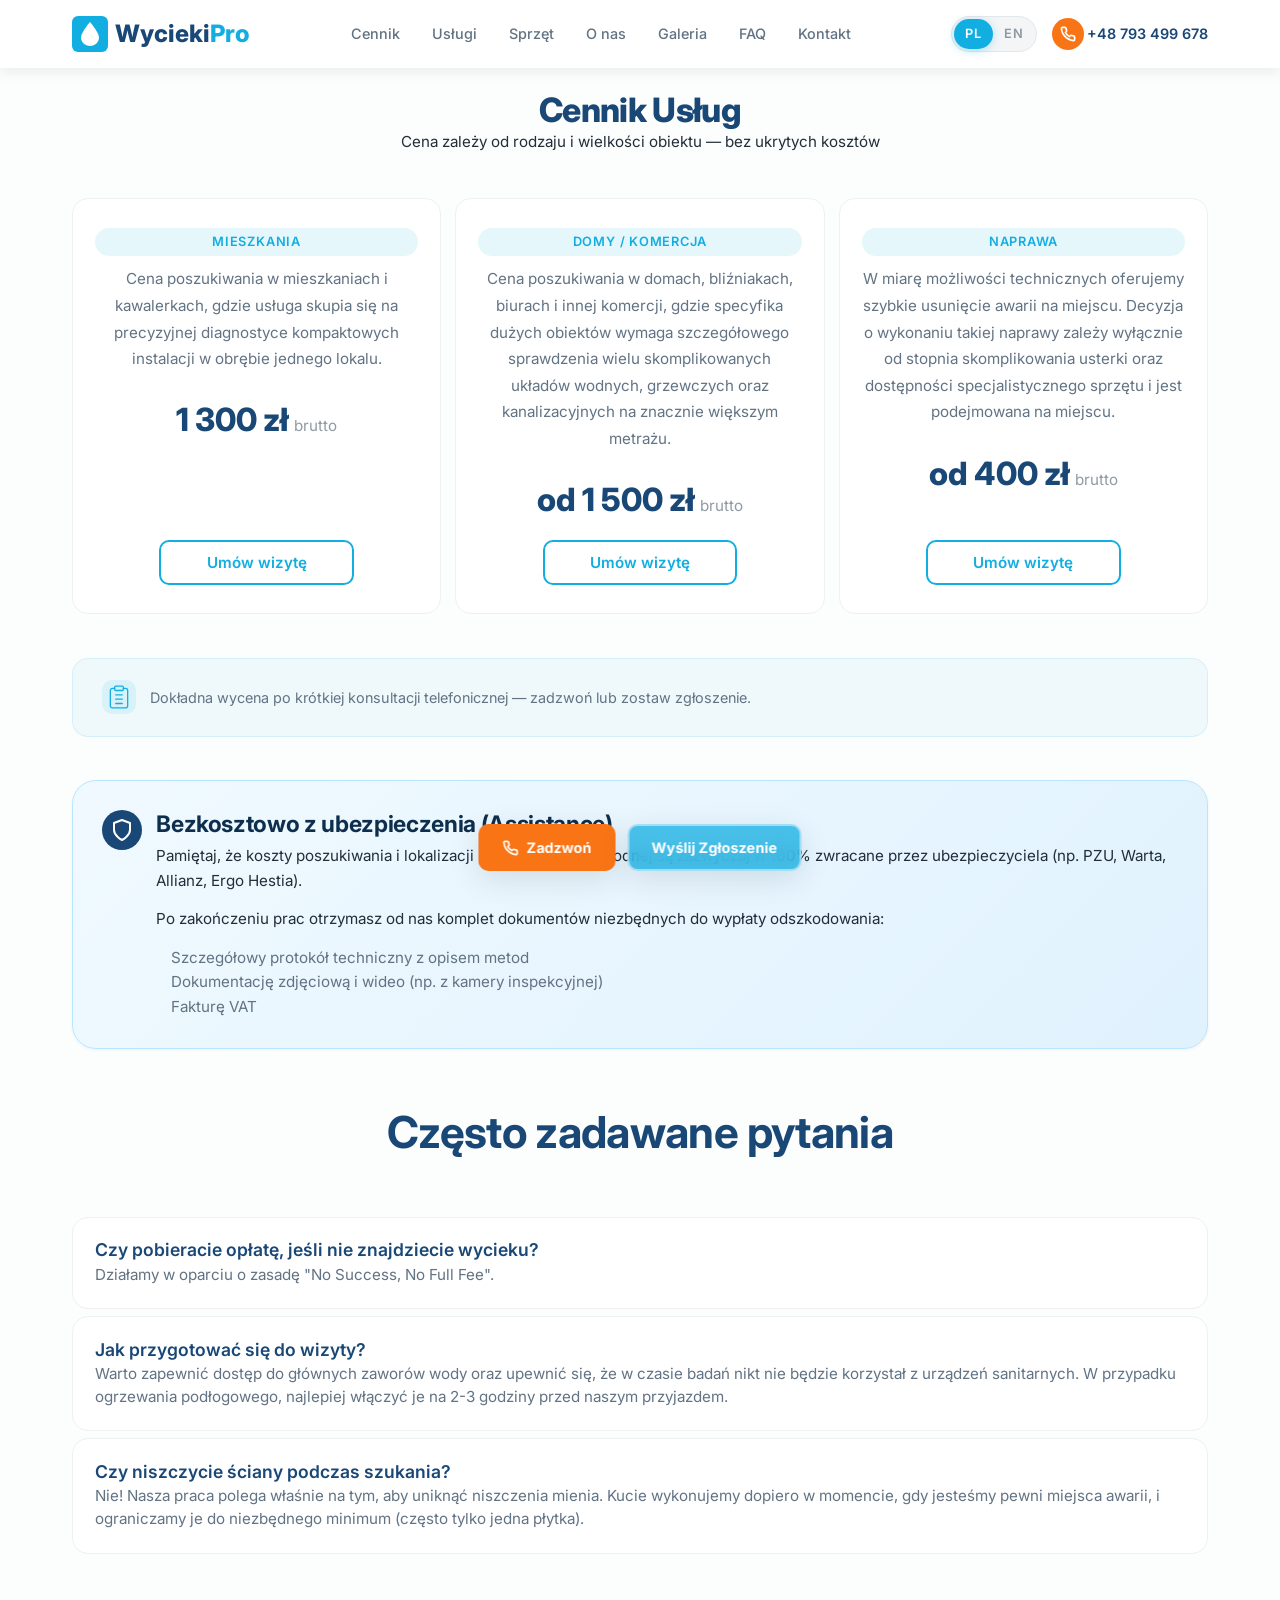
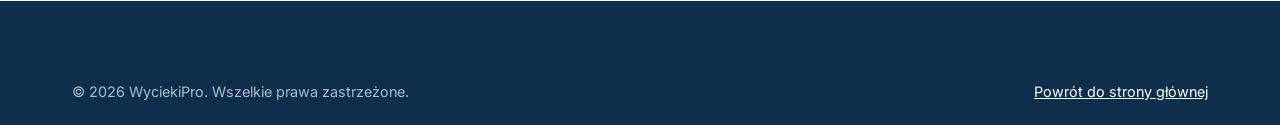
<file: cennik.html>
<!DOCTYPE html>
<html lang="pl">

<head>
  <meta charset="UTF-8">
  <meta name="viewport" content="width=device-width, initial-scale=1.0, viewport-fit=cover">
  <title>Cennik Usług — WyciekiPro</title>
  <meta name="description" content="Ile kosztuje wykrywanie wycieków? Informacje o cenach dla mieszkań, domów i firm. Dowiedz się jak rozliczyć usługę z ubezpieczenia.">
  <link rel="canonical" href="https://wyciekipro.pl/cennik.html">
  <meta property="og:title" content="Cennik Usług — WyciekiPro">
  <meta property="og:description" content="Ile kosztuje wykrywanie wycieków? Informacje o cenach dla mieszkań, domów i firm. Dowiedz się jak rozliczyć usługę z ubezpieczenia.">
  <meta property="og:type" content="website">
  <meta property="og:url" content="https://wyciekipro.pl/cennik.html">
  <meta property="og:image" content="https://wyciekipro.pl/images/hero/hero_pc@1x.jpg">
  <link rel="icon" type="image/png" sizes="32x32" href="images/favicon/favicon-32x32.png">
  <link rel="preconnect" href="https://fonts.googleapis.com">
  <link rel="preconnect" href="https://fonts.gstatic.com" crossorigin>
  <link href="https://fonts.googleapis.com/css2?family=Inter:wght@400;500;600;700;800&display=swap" rel="stylesheet">
  <!-- CSS -->
  <link rel="stylesheet" href="css/base/reset.css">
  <link rel="stylesheet" href="css/base/variables.css">
  <link rel="stylesheet" href="css/base/typography.css">
  <link rel="stylesheet" href="css/layout/grid.css">
  <link rel="stylesheet" href="css/layout/responsive.css">
  <link rel="stylesheet" href="css/components/header.css">
  <link rel="stylesheet" href="css/components/footer.css">
  <link rel="stylesheet" href="css/components/cards.css">
  <link rel="stylesheet" href="css/components/pricing.css">
  <link rel="stylesheet" href="css/components/buttons.css">
  <link rel="stylesheet" href="css/animations/animations.css">
  <style>
    .subpage {
      padding-top: 90px;
      min-height: calc(100vh - 300px);
    }
    .subpage .section-header {
      margin-bottom: var(--space-2xl);
    }
    .subpage .section-header h1 {
      font-size: clamp(1.5rem, 1.3rem + 1vw, 2.2rem);
    }

    .insurance-box {
      background: linear-gradient(135deg, #f0f9ff, #e0f2fe);
      border: 1px solid #bae6fd;
      padding: var(--space-xl);
      border-radius: var(--radius-xl);
      margin-top: var(--space-2xl);
      box-shadow: var(--shadow-sm);
    }
    .insurance-box h2 {
      color: var(--color-primary-dark);
      margin-bottom: var(--space-sm);
      font-size: 150%;
    }
    .insurance-box p, .insurance-box ul {
      font-size: 0.95rem;
    }
    
    .faq-section {
      margin-top: var(--space-3xl);
    }
    .faq-section .section-header {
      margin-bottom: var(--space-3xl);
    }
    .faq-item {
      background: #fff;
      border: 1px solid var(--color-border-light);
      padding: var(--space-lg);
      border-radius: var(--radius-lg);
      margin-bottom: var(--space-sm);
    }
    .faq-item h3 {
      color: var(--color-primary);
      margin-bottom: var(--space-xs);
      font-size: 1.1rem;
    }
    .faq-item p {
      color: var(--color-text-light);
      line-height: 1.5;
      font-size: 0.95rem;
    }

    .gallery-cta-fixed {
      position: fixed;
      bottom: var(--space-xl);
      left: 50%;
      transform: translateX(-50%);
      z-index: 100;
      display: flex;
      gap: 12px;
      width: max-content;
    }
    .fixed-btn {
      display: inline-flex;
      align-items: center;
      gap: 8px;
      backdrop-filter: blur(10px);
      -webkit-backdrop-filter: blur(10px);
      padding: 10px 22px;
      border-radius: var(--radius-md);
      font-size: var(--text-sm);
      font-weight: var(--fw-bold);
      text-decoration: none;
      transition: all var(--transition-base);
      white-space: nowrap;
      box-shadow: var(--shadow-lg);
      border: 2px solid transparent;
    }
    .fixed-btn--phone {
      background: var(--color-cta);
      border-color: var(--color-cta);
      color: #fff;
    }
    .fixed-btn--form {
      background: hsla(195, 85%, 48%, 0.75);
      border-color: hsla(0, 0%, 100%, 0.5);
      color: #fff;
    }
    .fixed-btn:hover {
      transform: translateY(-3px);
      box-shadow: var(--shadow-xl);
    }
    .fixed-btn--phone:hover { 
      background: var(--color-cta-hover);
      border-color: var(--color-cta-hover);
      color: #fff;
    }
    .fixed-btn--form:hover { 
      background: var(--color-accent);
      border-color: var(--color-accent);
      color: #fff;
    }

    @media (max-width: 768px) {
      .gallery-cta-fixed {
        bottom: var(--space-lg);
        gap: 10px;
        width: calc(100% - 40px);
        justify-content: center;
      }
      .fixed-btn {
        padding: 10px 14px;
        font-size: 0.8rem;
        flex: 1;
        justify-content: center;
        border-width: 1.5px;
      }
    }
  </style>
</head>

<body class="always-scrolled">

  <!-- ═══ HEADER ═══ -->
  <header class="header" id="header">
    <div class="container header__inner">
      <a href="index.html" class="header__logo" id="logo">
        <span class="header__logo-icon">
          <svg width="20" height="24" viewBox="0 0 20 24" fill="none" xmlns="http://www.w3.org/2000/svg"
            aria-hidden="true">
            <path d="M10 0C10 0 1 10.5 1 15.5C1 20.194 5.03 24 10 24C14.97 24 19 20.194 19 15.5C19 10.5 10 0 10 0Z"
              fill="white" />
            <path d="M13.5 18C13.5 16.07 12.43 14.4 10.83 13.56" stroke="rgba(255,255,255,0.4)" stroke-width="1.5"
              stroke-linecap="round" />
          </svg>
        </span>
        <span class="header__logo-text">Wycieki<span>Pro</span></span>
      </a>
      <nav class="nav" id="main-nav">
        <a href="cennik.html" class="nav__link active">Cennik</a>
        <a href="uslugi.html" class="nav__link">Usługi</a>
        <a href="sprzet.html" class="nav__link">Sprzęt</a>
        <a href="index.html#process" class="nav__link">O nas</a>
        <a href="galeria.html" class="nav__link">Galeria</a>
        <a href="faq.html" class="nav__link">FAQ</a>
        <a href="index.html#contact" class="nav__link">Kontakt</a>
      </nav>
      <div class="header__actions">
        <div class="lang-switch" id="lang-switch">
          <button class="lang-switch__btn active" data-lang="pl">PL</button>
          <button class="lang-switch__btn" data-lang="en">EN</button>
        </div>
        <a href="tel:+48793499678" class="header__phone" id="header-phone">
          <span class="header__phone-icon"><svg width="16" height="16" viewBox="0 0 24 24" fill="none" stroke="#fff"
              stroke-width="2.5" stroke-linecap="round" stroke-linejoin="round">
              <path
                d="M22 16.92v3a2 2 0 0 1-2.18 2 19.79 19.79 0 0 1-8.63-3.07 19.5 19.5 0 0 1-6-6 19.79 19.79 0 0 1-3.07-8.67A2 2 0 0 1 4.11 2h3a2 2 0 0 1 2 1.72c.13.81.36 1.6.7 2.81a2 2 0 0 1-.45 2.11L8.09 9.91a16 16 0 0 0 6 6l1.27-1.27a2 2 0 0 1 2.11-.45c1.21.34 2 .57 2.81.7A2 2 0 0 1 22 16.92z" />
            </svg></span>
          <span class="header__phone-number">+48 793 499 678</span>
        </a>
      </div>
      <button class="hamburger" id="hamburger" aria-label="Menu">
        <span></span><span></span><span></span>
      </button>
    </div>
  </header>

  <!-- Mobile Menu -->
  <div class="mobile-menu" id="mobile-menu">
    <a href="index.html" class="nav__link">Strona Główna</a>
    <a href="cennik.html" class="nav__link active">Cennik</a>
    <a href="uslugi.html" class="nav__link">Usługi</a>
    <a href="sprzet.html" class="nav__link">Sprzęt</a>
    <a href="index.html#process" class="nav__link">O nas</a>
    <a href="galeria.html" class="nav__link">Galeria</a>
    <a href="faq.html" class="nav__link">FAQ</a>
    <a href="index.html#contact" class="nav__link">Kontakt</a>
    <a href="tel:+48793499678" class="btn btn--phone mobile-menu__phone"><svg width="18" height="18" viewBox="0 0 24 24"
        fill="none" stroke="#fff" stroke-width="2.5" stroke-linecap="round" stroke-linejoin="round">
        <path
          d="M22 16.92v3a2 2 0 0 1-2.18 2 19.79 19.79 0 0 1-8.63-3.07 19.5 19.5 0 0 1-6-6 19.79 19.79 0 0 1-3.07-8.67A2 2 0 0 1 4.11 2h3a2 2 0 0 1 2 1.72c.13.81.36 1.6.7 2.81a2 2 0 0 1-.45 2.11L8.09 9.91a16 16 0 0 0 6 6l1.27-1.27a2 2 0 0 1 2.11-.45c1.21.34 2 .57 2.81.7A2 2 0 0 1 22 16.92z" />
      </svg> +48 793 499 678</a>
  </div>

  <!-- ═══ PRICING ═══ -->
  <section class="subpage section">
    <div class="container">
      <div class="gallery-cta-fixed">
        <a href="tel:+48793499678" class="fixed-btn fixed-btn--phone">
          <svg width="16" height="16" viewBox="0 0 24 24" fill="none" stroke="currentColor" stroke-width="2.5" stroke-linecap="round" stroke-linejoin="round"><path d="M22 16.92v3a2 2 0 0 1-2.18 2 19.79 19.79 0 0 1-8.63-3.07 19.5 19.5 0 0 1-6-6 19.79 19.79 0 0 1-3.07-8.67A2 2 0 0 1 4.11 2h3a2 2 0 0 1 2 1.72c.13.81.36 1.6.7 2.81a2 2 0 0 1-.45 2.11L8.09 9.91a16 16 0 0 0 6 6l1.27-1.27a2 2 0 0 1 2.11-.45c1.21.34 2 .57 2.81.7A2 2 0 0 1 22 16.92z"/></svg>
          Zadzwoń
        </a>
        <a href="index.html#contact" class="fixed-btn fixed-btn--form" onclick="openModal(event)">
          Wyślij Zgłoszenie
        </a>
      </div>
      <div class="section-header">
        <h1>Cennik Usług</h1>
        <p>Cena zależy od rodzaju i wielkości obiektu — bez ukrytych kosztów</p>
      </div>

      <div class="pricing__grid reveal-stagger">

        <!-- Card 1: Residential -->
        <div class="card card--pricing reveal">
          <div class="pricing__tag">Mieszkania</div>
          <p class="card__desc">Cena poszukiwania w mieszkaniach i kawalerkach, gdzie usługa skupia się na precyzyjnej diagnostyce kompaktowych instalacji w obrębie jednego lokalu.</p>
          <div class="card__price">1 300 zł <span>brutto</span></div>
          <a href="index.html#contact" class="btn btn--outline" onclick="openModal(event)">Umów wizytę</a>
        </div>

        <!-- Card 2: House / Commercial -->
        <div class="card card--pricing reveal">
          <div class="pricing__tag">Domy / komercja</div>
          <p class="card__desc">Cena poszukiwania w domach, bliźniakach, biurach i innej komercji, gdzie specyfika dużych obiektów wymaga szczegółowego sprawdzenia wielu skomplikowanych układów wodnych, grzewczych oraz kanalizacyjnych na znacznie większym metrażu.</p>
          <div class="card__price">od 1 500 zł <span>brutto</span></div>
          <a href="index.html#contact" class="btn btn--outline" onclick="openModal(event)">Umów wizytę</a>
        </div>

        <!-- Card 3: Repair -->
        <div class="card card--pricing reveal">
          <div class="pricing__tag">Naprawa</div>
          <p class="card__desc">W miarę możliwości technicznych oferujemy szybkie usunięcie awarii na miejscu. Decyzja o wykonaniu takiej naprawy zależy wyłącznie od stopnia skomplikowania usterki oraz dostępności specjalistycznego sprzętu i jest podejmowana na miejscu.</p>
          <div class="card__price">od 400 zł <span>brutto</span></div>
          <a href="index.html#contact" class="btn btn--outline" onclick="openModal(event)">Umów wizytę</a>
        </div>

      </div>

      <!-- Notes -->
      <div class="pricing__notes reveal">
        <div class="pricing__note-item">
          <span class="pricing__note-icon"><svg width="26" height="26" viewBox="0 0 24 24" fill="none" stroke="currentColor" stroke-width="1.2" stroke-linecap="round" stroke-linejoin="round"><path d="M16 4h2a2 2 0 0 1 2 2v14a2 2 0 0 1-2 2H6a2 2 0 0 1-2-2V6a2 2 0 0 1 2-2h2"/><rect x="8" y="2" width="8" height="4" rx="1" ry="1"/><path d="M9 14h6"/><path d="M9 18h6"/><path d="M9 10h6"/></svg></span>
          <span>Dokładna wycena po krótkiej konsultacji telefonicznej — zadzwoń lub zostaw zgłoszenie.</span>
        </div>
      </div>

      <div class="insurance-box reveal">
        <div style="display: flex; gap: var(--space-md); align-items: flex-start;">
          <div style="background: var(--color-primary); color: #fff; width: 40px; height: 40px; border-radius: 50%; display: flex; align-items: center; justify-content: center; flex-shrink: 0;">
            <svg width="24" height="24" viewBox="0 0 24 24" fill="none" stroke="currentColor" stroke-width="2" stroke-linecap="round" stroke-linejoin="round"><path d="M12 22s8-4 8-10V5l-8-3-8 3v7c0 6 8 10 8 10z"/></svg>
          </div>
          <div>
            <h2>Bezkosztowo z ubezpieczenia (Assistance)</h2>
            <p>Pamiętaj, że koszty poszukiwania i lokalizacji przyczyn szkody wodnej są zazwyczaj w 100% zwracane przez ubezpieczyciela (np. PZU, Warta, Allianz, Ergo Hestia).</p>
            <p style="margin-top: var(--space-sm);">Po zakończeniu prac otrzymasz od nas komplet dokumentów niezbędnych do wypłaty odszkodowania:</p>
            <ul style="margin-top: var(--space-xs); padding-left: var(--space-md); color: var(--color-text-light);">
              <li>Szczegółowy protokół techniczny z opisem metod</li>
              <li>Dokumentację zdjęciową i wideo (np. z kamery inspekcyjnej)</li>
              <li>Fakturę VAT</li>
            </ul>
          </div>
        </div>
      </div>

      <div class="faq-section">
        <div class="section-header reveal">
          <h2>Często zadawane pytania</h2>
        </div>
        <div class="faq-item reveal">
          <h3>Czy pobieracie opłatę, jeśli nie znajdziecie wycieku?</h3>
          <p>Działamy w oparciu o zasadę "No Success, No Full Fee".</p>
        </div>
        <div class="faq-item reveal">
          <h3>Jak przygotować się do wizyty?</h3>
          <p>Warto zapewnić dostęp do głównych zaworów wody oraz upewnić się, że w czasie badań nikt nie będzie korzystał z urządzeń sanitarnych. W przypadku ogrzewania podłogowego, najlepiej włączyć je na 2-3 godziny przed naszym przyjazdem.</p>
        </div>
        <div class="faq-item reveal">
          <h3>Czy niszczycie ściany podczas szukania?</h3>
          <p>Nie! Nasza praca polega właśnie na tym, aby uniknąć niszczenia mienia. Kucie wykonujemy dopiero w momencie, gdy jesteśmy pewni miejsca awarii, i ograniczamy je do niezbędnego minimum (często tylko jedna płytka).</p>
        </div>
      </div>
    </div>
  </section>

  <!-- ═══ FOOTER ═══ -->
  <footer class="footer">
    <div class="container">
      <div class="footer__bottom">
        <span>© 2026 WyciekiPro. Wszelkie prawa zastrzeżone.</span>
        <a href="index.html" style="color: #fff; text-decoration: underline;">Powrót do strony głównej</a>
      </div>
    </div>
  </footer>

  <script src="js/main.js"></script>
</body>
</html>
</file>
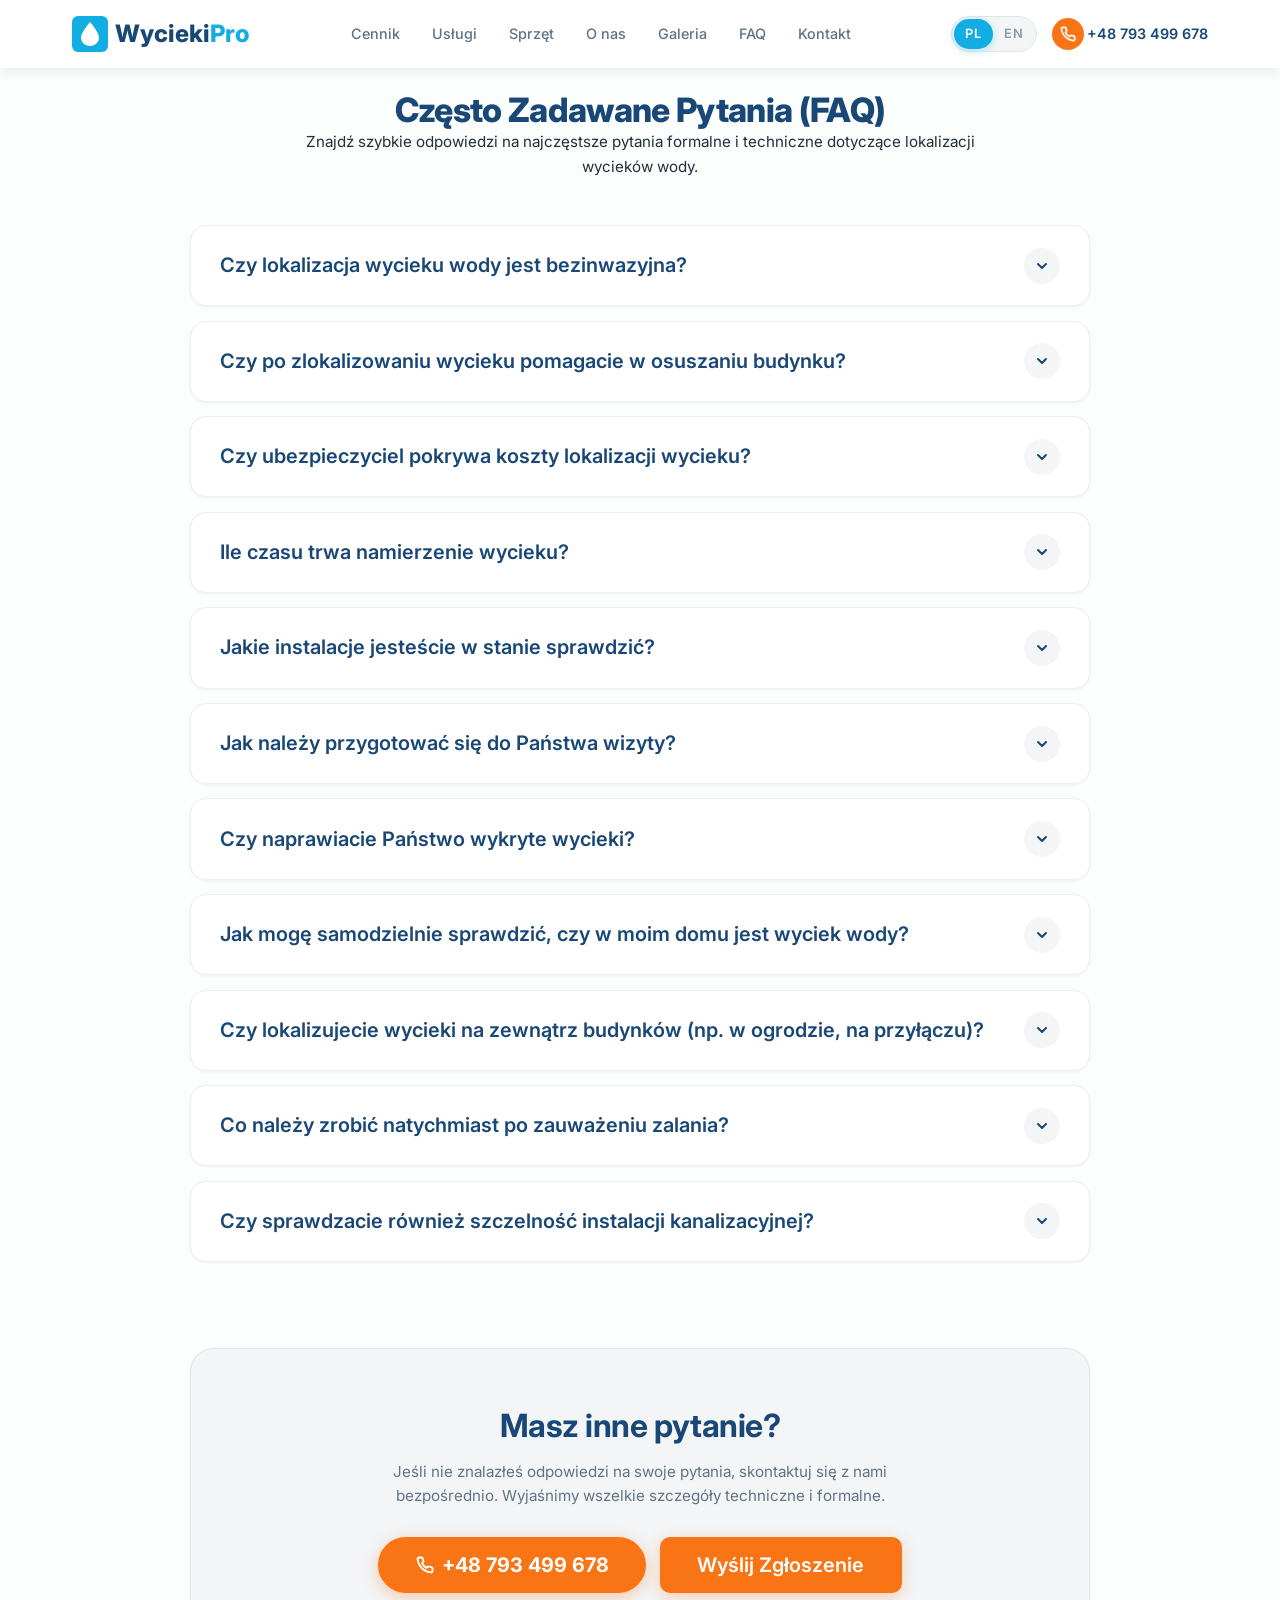
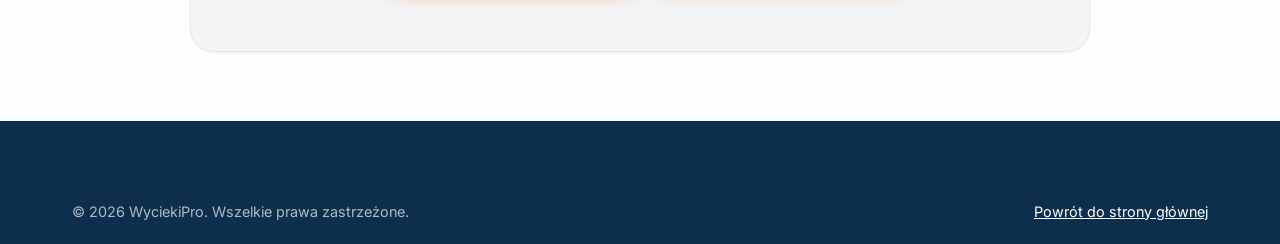
<file: faq.html>
<!DOCTYPE html>
<html lang="pl">

<head>
  <meta charset="UTF-8">
  <meta name="viewport" content="width=device-width, initial-scale=1.0, viewport-fit=cover">
  <title>Często Zadawane Pytania (FAQ) — WyciekiPro</title>
  <meta name="description" content="Odpowiedzi na najczęstsze pytania dotyczące lokalizacji wycieków wody. Dowiedz się o ubezpieczeniu, bezinwazyjności i kosztach badania.">
  <link rel="canonical" href="https://wyciekipro.pl/faq.html">
  <meta property="og:title" content="Często Zadawane Pytania (FAQ) — WyciekiPro">
  <meta property="og:description" content="Odpowiedzi na najczęstsze pytania dotyczące lokalizacji wycieków wody. Dowiedz się o ubezpieczeniu, bezinwazyjności i kosztach badania.">
  <meta property="og:type" content="website">
  <meta property="og:url" content="https://wyciekipro.pl/faq.html">
  <meta property="og:image" content="https://wyciekipro.pl/images/hero/hero_pc@1x.jpg">
  <link rel="icon" type="image/png" sizes="32x32" href="images/favicon/favicon-32x32.png">
  <link rel="preconnect" href="https://fonts.googleapis.com">
  <link rel="preconnect" href="https://fonts.gstatic.com" crossorigin>
  <link href="https://fonts.googleapis.com/css2?family=Inter:wght@400;500;600;700;800&display=swap" rel="stylesheet">
  
  <!-- CSS -->
  <link rel="stylesheet" href="css/base/reset.css">
  <link rel="stylesheet" href="css/base/variables.css">
  <link rel="stylesheet" href="css/base/typography.css">
  <link rel="stylesheet" href="css/layout/grid.css">
  <link rel="stylesheet" href="css/layout/responsive.css">
  <link rel="stylesheet" href="css/components/header.css">
  <link rel="stylesheet" href="css/components/footer.css">
  <link rel="stylesheet" href="css/components/faq.css?v=2">
  <link rel="stylesheet" href="css/components/contact.css">
  <link rel="stylesheet" href="css/components/buttons.css">
  <link rel="stylesheet" href="css/animations/animations.css">
</head>

<body class="always-scrolled">

  <!-- ═══ HEADER ═══ -->
  <header class="header" id="header">
    <div class="container header__inner">
      <a href="index.html" class="header__logo" id="logo">
        <span class="header__logo-icon">
          <svg width="20" height="24" viewBox="0 0 20 24" fill="none" xmlns="http://www.w3.org/2000/svg"
            aria-hidden="true">
            <path d="M10 0C10 0 1 10.5 1 15.5C1 20.194 5.03 24 10 24C14.97 24 19 20.194 19 15.5C19 10.5 10 0 10 0Z"
              fill="white" />
            <path d="M13.5 18C13.5 16.07 12.43 14.4 10.83 13.56" stroke="rgba(255,255,255,0.4)" stroke-width="1.5"
              stroke-linecap="round" />
          </svg>
        </span>
        <span class="header__logo-text">Wycieki<span>Pro</span></span>
      </a>
      <nav class="nav" id="main-nav">
        <a href="cennik.html" class="nav__link">Cennik</a>
        <a href="uslugi.html" class="nav__link">Usługi</a>
        <a href="sprzet.html" class="nav__link">Sprzęt</a>
        <a href="index.html#process" class="nav__link">O nas</a>
        <a href="galeria.html" class="nav__link">Galeria</a>
        <a href="faq.html" class="nav__link active">FAQ</a>
        <a href="index.html#contact" class="nav__link">Kontakt</a>
      </nav>
      <div class="header__actions">
        <div class="lang-switch" id="lang-switch">
          <button class="lang-switch__btn active" data-lang="pl">PL</button>
          <button class="lang-switch__btn" data-lang="en">EN</button>
        </div>
        <a href="tel:+48793499678" class="header__phone" id="header-phone">
          <span class="header__phone-icon"><svg width="16" height="16" viewBox="0 0 24 24" fill="none" stroke="#fff"
              stroke-width="2.5" stroke-linecap="round" stroke-linejoin="round">
              <path
                d="M22 16.92v3a2 2 0 0 1-2.18 2 19.79 19.79 0 0 1-8.63-3.07 19.5 19.5 0 0 1-6-6 19.79 19.79 0 0 1-3.07-8.67A2 2 0 0 1 4.11 2h3a2 2 0 0 1 2 1.72c.13.81.36 1.6.7 2.81a2 2 0 0 1-.45 2.11L8.09 9.91a16 16 0 0 0 6 6l1.27-1.27a2 2 0 0 1 2.11-.45c1.21.34 2 .57 2.81.7A2 2 0 0 1 22 16.92z" />
            </svg></span>
          <span class="header__phone-number">+48 793 499 678</span>
        </a>
      </div>
      <button class="hamburger" id="hamburger" aria-label="Menu">
        <span></span><span></span><span></span>
      </button>
    </div>
  </header>

  <!-- Mobile Menu -->
  <div class="mobile-menu" id="mobile-menu">
    <a href="index.html" class="nav__link">Strona Główna</a>
    <a href="cennik.html" class="nav__link">Cennik</a>
    <a href="uslugi.html" class="nav__link">Usługi</a>
    <a href="sprzet.html" class="nav__link">Sprzęt</a>
    <a href="index.html#process" class="nav__link">O nas</a>
    <a href="galeria.html" class="nav__link">Galeria</a>
    <a href="faq.html" class="nav__link active">FAQ</a>
    <a href="index.html#contact" class="nav__link">Kontakt</a>
    <a href="tel:+48793499678" class="btn btn--phone mobile-menu__phone"><svg width="18" height="18" viewBox="0 0 24 24"
        fill="none" stroke="#fff" stroke-width="2.5" stroke-linecap="round" stroke-linejoin="round">
        <path
          d="M22 16.92v3a2 2 0 0 1-2.18 2 19.79 19.79 0 0 1-8.63-3.07 19.5 19.5 0 0 1-6-6 19.79 19.79 0 0 1-3.07-8.67A2 2 0 0 1 4.11 2h3a2 2 0 0 1 2 1.72c.13.81.36 1.6.7 2.81a2 2 0 0 1-.45 2.11L8.09 9.91a16 16 0 0 0 6 6l1.27-1.27a2 2 0 0 1 2.11-.45c1.21.34 2 .57 2.81.7A2 2 0 0 1 22 16.92z" />
      </svg> +48 793 499 678</a>
  </div>

  <!-- ═══ FAQ SECTION ═══ -->
  <section class="faq-page section">
    <div class="container">
      <div class="section-header">
        <h1>Często Zadawane Pytania (FAQ)</h1>
        <p>Znajdź szybkie odpowiedzi na najczęstsze pytania formalne i techniczne dotyczące lokalizacji wycieków wody.</p>
      </div>

      <!-- Accordion Grid Container -->
      <div class="faq-list">
        
        <!-- Pytanie 1 -->
        <div class="faq-item">
          <button class="faq-trigger" onclick="toggleFaq(this)" aria-expanded="false" aria-controls="faq-ans-1">
            <span class="faq-question">Czy lokalizacja wycieku wody jest bezinwazyjna?</span>
            <span class="faq-icon-wrapper" aria-hidden="true">
              <svg viewBox="0 0 24 24" fill="none" stroke="currentColor" stroke-width="3" stroke-linecap="round" stroke-linejoin="round">
                <polyline points="6 9 12 15 18 9"></polyline>
              </svg>
            </span>
          </button>
          <div class="faq-content" id="faq-ans-1">
            <div class="faq-content__inner">
              <p>Tak, wszystkie nasze badania diagnostyczne przeprowadzamy w sposób w pełni bezinwazyjny. Wykorzystujemy zaawansowane metody akustyczne (geofon), gaz znacznikowy (mieszankę wodoru i azotu) oraz profesjonalną termowizję.</p>
              <p>Dzięki temu zazwyczaj jesteśmy w stanie precyzyjnie namierzyć nieszczelność pod posadzką lub w ścianach bez konieczności rozkuwania połowy domu. W większości przypadków kucie ogranicza się do jednego wskazanego punktu (najczęściej o wymiarach jednej lub dwóch płytek), co pozwala na sprawne i jak najmniej inwazyjne usunięcie usterki.</p>
            </div>
          </div>
        </div>

        <!-- Pytanie - Osuszanie -->
        <div class="faq-item">
          <button class="faq-trigger" onclick="toggleFaq(this)" aria-expanded="false" aria-controls="faq-ans-osuszanie">
            <span class="faq-question">Czy po zlokalizowaniu wycieku pomagacie w osuszaniu budynku?</span>
            <span class="faq-icon-wrapper" aria-hidden="true">
              <svg viewBox="0 0 24 24" fill="none" stroke="currentColor" stroke-width="3" stroke-linecap="round" stroke-linejoin="round">
                <polyline points="6 9 12 15 18 9"></polyline>
              </svg>
            </span>
          </button>
          <div class="faq-content" id="faq-ans-osuszanie">
            <div class="faq-content__inner">
              <p>Tak. Ściśle współpracujemy ze sprawdzonymi firmami zajmującymi się profesjonalnym osuszaniem po zalaniach. Pomagamy w szybkim zorganizowaniu sprzętu i rozpoczęciu procesu suszenia ścian oraz posadzek, co minimalizuje ryzyko rozwoju grzybów i pleśni.</p>
              <p>Koszty osuszania, podobnie jak koszty lokalizacji wycieku, mogą zostać w pełni pokryte z Twojej polisy ubezpieczeniowej.</p>
            </div>
          </div>
        </div>

        <!-- Pytanie 2 -->
        <div class="faq-item">
          <button class="faq-trigger" onclick="toggleFaq(this)" aria-expanded="false" aria-controls="faq-ans-2">
            <span class="faq-question">Czy ubezpieczyciel pokrywa koszty lokalizacji wycieku?</span>
            <span class="faq-icon-wrapper" aria-hidden="true">
              <svg viewBox="0 0 24 24" fill="none" stroke="currentColor" stroke-width="3" stroke-linecap="round" stroke-linejoin="round">
                <polyline points="6 9 12 15 18 9"></polyline>
              </svg>
            </span>
          </button>
          <div class="faq-content" id="faq-ans-2">
            <div class="faq-content__inner">
              <p>W zdecydowanej większości przypadków tak. Standardowe polisy ubezpieczeniowe mieszkań i domów (w ramach ryzyka zalania lub tzw. klauzuli „poszukiwania przyczyn awarii”) w pełni pokrywają koszty profesjonalnego wykrywania wycieków.</p>
              <p>Po zakończeniu naszych prac na obiekcie przygotowujemy kompletną dokumentację techniczną (oficjalny protokół z opisem usterki, wskazaniem lokalizacji, metodami badawczymi oraz zdjęciami diagnostycznymi) oraz wystawiamy fakturę VAT. Dokumenty te stanowią gotową podstawę do ubiegania się o pełen zwrot kosztów od ubezpieczyciela.</p>
            </div>
          </div>
        </div>

        <!-- Pytanie 3 -->
        <div class="faq-item">
          <button class="faq-trigger" onclick="toggleFaq(this)" aria-expanded="false" aria-controls="faq-ans-3">
            <span class="faq-question">Ile czasu trwa namierzenie wycieku?</span>
            <span class="faq-icon-wrapper" aria-hidden="true">
              <svg viewBox="0 0 24 24" fill="none" stroke="currentColor" stroke-width="3" stroke-linecap="round" stroke-linejoin="round">
                <polyline points="6 9 12 15 18 9"></polyline>
              </svg>
            </span>
          </button>
          <div class="faq-content" id="faq-ans-3">
            <div class="faq-content__inner">
              <p>Zazwyczaj cała diagnostyka i precyzyjne namierzenie nieszczelności zajmuje nam od 1 do 3 godzin na miejscu zlecenia. Dokładny czas zależy od wielkości budynku, stopnia skomplikowania instalacji wodnych oraz charakteru samego wycieku (mikrowycieki wymagają dłuższego czasu i wyższych ciśnień próbnych).</p>
              <p>Wszystkie niezbędne urządzenia diagnostyczne (manometry, sprężarki, kompresory, butle z gazem, geofony, kamery termowizyjne i endoskopy) posiadamy zawsze na jednym aucie, co pozwala nam w ponad 95% przypadków zlokalizować usterkę podczas pierwszej wizyty.</p>
            </div>
          </div>
        </div>

        <!-- Pytanie 4 -->
        <div class="faq-item">
          <button class="faq-trigger" onclick="toggleFaq(this)" aria-expanded="false" aria-controls="faq-ans-4">
            <span class="faq-question">Jakie instalacje jesteście w stanie sprawdzić?</span>
            <span class="faq-icon-wrapper" aria-hidden="true">
              <svg viewBox="0 0 24 24" fill="none" stroke="currentColor" stroke-width="3" stroke-linecap="round" stroke-linejoin="round">
                <polyline points="6 9 12 15 18 9"></polyline>
              </svg>
            </span>
          </button>
          <div class="faq-content" id="faq-ans-4">
            <div class="faq-content__inner">
              <p>Wykonujemy kompleksowe pomiary szczelności dla każdego rodzaju instalacji w budynkach mieszkalnych i komercyjnych:</p>
              <p>• Instalacje wody użytkowej (ciepła woda użytkowa C.W.U. oraz zimna woda Z.W.U.)</p>
              <p>• Instalacje centralnego ogrzewania (C.O. — zarówno grzejnikowe, jak i wodne ogrzewanie podłogowe)</p>
              <p>• Podejścia i piony kanalizacyjne (przy użyciu specjalistycznych kamer inspekcyjnych i barwników UV)</p>
              <p>• Badanie szczelności hydroizolacji tarasów, balkonów oraz dachów płaskich metodą prób barwnikowych.</p>
            </div>
          </div>
        </div>

        <!-- Pytanie 5 -->
        <div class="faq-item">
          <button class="faq-trigger" onclick="toggleFaq(this)" aria-expanded="false" aria-controls="faq-ans-5">
            <span class="faq-question">Jak należy przygotować się do Państwa wizyty?</span>
            <span class="faq-icon-wrapper" aria-hidden="true">
              <svg viewBox="0 0 24 24" fill="none" stroke="currentColor" stroke-width="3" stroke-linecap="round" stroke-linejoin="round">
                <polyline points="6 9 12 15 18 9"></polyline>
              </svg>
            </span>
          </button>
          <div class="faq-content" id="faq-ans-5">
            <div class="faq-content__inner">
              <p>Aby diagnostyka przebiegła sprawnie i szybko, prosimy o zadbanie o kilka szczegółów przed naszym przyjazdem:</p>
              <p>1. **Dostęp do instalacji**: Prosimy o uprzątnięcie i ułatwienie dostępu do głównych zaworów odcinających wodę, rozdzielaczy ogrzewania, wodomierza oraz kotła grzewczego.</p>
              <p>2. **Wyłączenie ogrzewania**: W przypadku podejrzeń wycieku z ogrzewania podłogowego lub C.O. zalecamy wyłączenie ogrzewania na około 1-2 godziny przed wizytą. Pozwoli to na ostygnięcie posadzki, co jest niezbędne do uzyskania czytelnego i wyraźnego obrazu z kamery termowizyjnej po ponownym uruchomieniu instalacji.</p>
              <p>3. **Dostępność**: Prosimy o obecność na miejscu osoby decyzyjnej, która zna historię instalacji i może wskazać, gdzie pojawiały się pierwsze objawy wilgoci.</p>
            </div>
          </div>
        </div>

        <!-- Pytanie 6 -->
        <div class="faq-item">
          <button class="faq-trigger" onclick="toggleFaq(this)" aria-expanded="false" aria-controls="faq-ans-6">
            <span class="faq-question">Czy naprawiacie Państwo wykryte wycieki?</span>
            <span class="faq-icon-wrapper" aria-hidden="true">
              <svg viewBox="0 0 24 24" fill="none" stroke="currentColor" stroke-width="3" stroke-linecap="round" stroke-linejoin="round">
                <polyline points="6 9 12 15 18 9"></polyline>
              </svg>
            </span>
          </button>
          <div class="faq-content" id="faq-ans-6">
            <div class="faq-content__inner">
              <p>W wielu przypadkach tak. Jeśli lokalizacja wycieku na to pozwala i uszkodzenie jest punktowe (np. pęknięta złączka, niewielka nieszczelność w rurze miedzianej, zgrzewanej czy obwodzie ogrzewania podłogowego), staramy się usunąć usterkę od razu po jej zlokalizowaniu. Należy jednak pamiętać, że naprawa jest usługą dodatkową i zależy od warunków technicznych oraz dostępności miejsca awarii.</p>
              <p>W przypadku skomplikowanych awarii wymagających gruntownej modernizacji instalacji, przekazujemy dokładne wytyczne oraz polecamy zaufanych, lokalnych hydraulików.</p>
            </div>
          </div>
        </div>

        <!-- Pytanie 7 -->
        <div class="faq-item">
          <button class="faq-trigger" onclick="toggleFaq(this)" aria-expanded="false" aria-controls="faq-ans-7">
            <span class="faq-question">Jak mogę samodzielnie sprawdzić, czy w moim domu jest wyciek wody?</span>
            <span class="faq-icon-wrapper" aria-hidden="true">
              <svg viewBox="0 0 24 24" fill="none" stroke="currentColor" stroke-width="3" stroke-linecap="round" stroke-linejoin="round">
                <polyline points="6 9 12 15 18 9"></polyline>
              </svg>
            </span>
          </button>
          <div class="faq-content" id="faq-ans-7">
            <div class="faq-content__inner">
              <p>Istnieje kilka sygnałów ostrzegawczych, na które warto zwrócić uwagę:</p>
              <p>1. **Spadek ciśnienia w kotle C.O.**: Jeśli musisz regularnie dopuszczać wodę do układu grzewczego, najprawdopodobniej w instalacji występuje nieszczelność.</p>
              <p>2. **Ruch wodomierza**: Zakręć wszystkie kany, wyłącz pralkę i zmywarkę, a następnie sprawdź tarczę licznikową. Jeśli wskaźnik nadal się obraca lub cyfry rosną, woda ucieka w sposób niekontrolowany.</p>
              <p>3. **Wilgoć i zapach stęchlizny**: Pojawienie się plam na ścianach lub sufitach, odklejanie się tapet, wybrzuszenia farby oraz specyficzny zapach wilgoci to jasny sygnał alarmowy.</p>
              <p>4. **Szum w rurach**: Cichy, jednostajny szum wody słyszalny w nocy, gdy nikt nie korzysta z instalacji, często oznacza pękniętą rurę.</p>
            </div>
          </div>
        </div>

        <!-- Pytanie 8 -->
        <div class="faq-item">
          <button class="faq-trigger" onclick="toggleFaq(this)" aria-expanded="false" aria-controls="faq-ans-8">
            <span class="faq-question">Czy lokalizujecie wycieki na zewnątrz budynków (np. w ogrodzie, na przyłączu)?</span>
            <span class="faq-icon-wrapper" aria-hidden="true">
              <svg viewBox="0 0 24 24" fill="none" stroke="currentColor" stroke-width="3" stroke-linecap="round" stroke-linejoin="round">
                <polyline points="6 9 12 15 18 9"></polyline>
              </svg>
            </span>
          </button>
          <div class="faq-content" id="faq-ans-8">
            <div class="faq-content__inner">
              <p>Tak, wykonujemy również lokalizację wycieków na zewnętrznych instalacjach, takich jak przyłącza wodociągowe do budynków, instalacje nawadniania ogrodów czy rury biegnące pod kostką brukową lub trawnikiem. Wykorzystujemy do tego zaawansowaną metodę gazu znacznikowego oraz nasłuch geofonem.</p>
              <p>Należy jednak pamiętać, że diagnostyka na zewnątrz jest mocno zależna od warunków atmosferycznych (np. intensywne opady deszczu lub silny wiatr mogą utrudnić pomiary) oraz głębokości posadowienia rur.</p>
            </div>
          </div>
        </div>

        <!-- Pytanie 9 -->
        <div class="faq-item">
          <button class="faq-trigger" onclick="toggleFaq(this)" aria-expanded="false" aria-controls="faq-ans-9">
            <span class="faq-question">Co należy zrobić natychmiast po zauważeniu zalania?</span>
            <span class="faq-icon-wrapper" aria-hidden="true">
              <svg viewBox="0 0 24 24" fill="none" stroke="currentColor" stroke-width="3" stroke-linecap="round" stroke-linejoin="round">
                <polyline points="6 9 12 15 18 9"></polyline>
              </svg>
            </span>
          </button>
          <div class="faq-content" id="faq-ans-9">
            <div class="faq-content__inner">
              <p>Szybkie i przemyślane działanie pozwala zminimalizować straty oraz ułatwić procedurę odszkodowawczą:</p>
              <p>1. **Zakręć główny zawór**: Odetnij dopływ wody do budynku lub mieszkania (zazwyczaj znajduje się przy wodomierzu).</p>
              <p>2. **Wyłącz urządzenia elektryczne**: Jeśli woda zalewa gniazdka lub przewody, bezpiecznie odłącz zasilanie w skrzynce bezpiecznikowej.</p>
              <p>3. **Wykonaj dokumentację**: Zrób zdjęcia i nagraj krótkie filmy pokazujące świeże plamy, zacieki oraz zniszczone mienie. Będzie to kluczowy dowód dla ubezpieczyciela.</p>
              <p>4. **Wezwij specjalistów**: Skontaktuj się z nami pod numerem **+48 793 499 678**. Wskazanie dokładnego miejsca wycieku zapobiegnie chaotycznemu i kosztownemu kuciu ścian na ślepo.</p>
            </div>
          </div>
        </div>

        <!-- Pytanie 10 -->
        <div class="faq-item">
          <button class="faq-trigger" onclick="toggleFaq(this)" aria-expanded="false" aria-controls="faq-ans-10">
            <span class="faq-question">Czy sprawdzacie również szczelność instalacji kanalizacyjnej?</span>
            <span class="faq-icon-wrapper" aria-hidden="true">
              <svg viewBox="0 0 24 24" fill="none" stroke="currentColor" stroke-width="3" stroke-linecap="round" stroke-linejoin="round">
                <polyline points="6 9 12 15 18 9"></polyline>
              </svg>
            </span>
          </button>
          <div class="faq-content" id="faq-ans-10">
            <div class="faq-content__inner">
              <p>Tak, ponieważ za wilgoć i zacieki na ścianach bardzo często odpowiada nie instalacja ciśnieniowa, lecz nieszczelna kanalizacja. Do badania rur odpływowych i pionów kanalizacyjnych wykorzystujemy specjalistyczne, elastyczne kamery inspekcyjne (endoskopy) oraz próby barwnikowe z użyciem bezpiecznych dla środowiska barwników fluorescencyjnych, które świecą w świetle UV. Pozwala to na precyzyjne zlokalizowanie pęknięć, rozszczelnień na łączeniach (uszczelkach) czy zatorów.</p>
            </div>
          </div>
        </div>

      </div>

      <!-- CTA BLOCK -->
      <div class="faq-cta reveal">
        <h2 class="faq-cta__title">Masz inne pytanie?</h2>
        <p class="faq-cta__text">Jeśli nie znalazłeś odpowiedzi na swoje pytania, skontaktuj się z nami bezpośrednio. Wyjaśnimy wszelkie szczegóły techniczne i formalne.</p>
        <div class="faq-cta__actions">
          <a href="tel:+48793499678" class="btn btn--phone btn--lg" style="display: inline-flex; align-items: center; gap: 8px;">
            <svg width="18" height="18" viewBox="0 0 24 24" fill="none" stroke="currentColor" stroke-width="2.5" stroke-linecap="round" stroke-linejoin="round">
              <path d="M22 16.92v3a2 2 0 0 1-2.18 2 19.79 19.79 0 0 1-8.63-3.07 19.5 19.5 0 0 1-6-6 19.79 19.79 0 0 1-3.07-8.67A2 2 0 0 1 4.11 2h3a2 2 0 0 1 2 1.72c.13.81.36 1.6.7 2.81a2 2 0 0 1-.45 2.11L8.09 9.91a16 16 0 0 0 6 6l1.27-1.27a2 2 0 0 1 2.11-.45c1.21.34 2 .57 2.81.7A2 2 0 0 1 22 16.92z" />
            </svg>
            +48 793 499 678
          </a>
          <a href="#contact" class="btn btn--primary btn--lg" onclick="openModal(event)">
            Wyślij Zgłoszenie
          </a>
        </div>
      </div>

    </div>
  </section>

  <!-- ═══ MODAL FORM ═══ -->
  <div class="modal-overlay" id="modal-form">
    <div class="modal">
      <button class="modal__close" onclick="closeModal()" aria-label="Zamknij">✕</button>
      <h3 class="modal__title">Zostaw zgłoszenie</h3>
      <p class="modal__subtitle">Oddzwonimy w ciągu 30 minut</p>
      <form class="modal__form" id="modal-contact-form">
        <div class="form-group">
          <input type="text" id="modal-name" name="name" placeholder="Imię" required>
        </div>
        <div class="form-group">
          <input type="tel" id="modal-phone" name="phone" placeholder="+48 XXX XXX XXX" required>
        </div>
        <div class="form-group">
          <input type="text" id="modal-city" name="city" placeholder="Miasto / miejscowość" required>
        </div>
        <div class="form-group">
          <textarea id="modal-message" name="message" placeholder="Krótki opis problemu (opcjonalnie)" rows="2"></textarea>
        </div>
        <div class="form-group">
          <label class="modal__contact-label">Wygodny sposób kontaktu:</label>
          <div class="modal__contact-methods">
            <label class="modal__method"><input type="radio" name="contact_method" value="whatsapp" checked>
              WhatsApp</label>
            <label class="modal__method"><input type="radio" name="contact_method" value="phone"> Telefon</label>
          </div>
        </div>
        <button type="submit" class="btn btn--primary btn--lg modal__submit">Wyślij</button>
      </form>
    </div>
  </div>

  <!-- ═══ FOOTER ═══ -->
  <footer class="footer">
    <div class="container">
      <div class="footer__bottom">
        <span>© 2026 WyciekiPro. Wszelkie prawa zastrzeżone.</span>
        <a href="index.html" style="color: #fff; text-decoration: underline;">Powrót do strony głównej</a>
      </div>
    </div>
  </footer>

  <!-- Accordion Toggle JavaScript -->
  <script>
    function toggleFaq(button) {
      const item = button.closest('.faq-item');
      if (!item) return;
      
      const isActive = item.classList.contains('active');
      
      // Optional: Close all other open accordion items for clean UX
      document.querySelectorAll('.faq-item').forEach(el => {
        if (el !== item) {
          el.classList.remove('active');
          const btn = el.querySelector('.faq-trigger');
          if (btn) btn.setAttribute('aria-expanded', 'false');
        }
      });
      
      // Toggle active state on current item
      if (isActive) {
        item.classList.remove('active');
        button.setAttribute('aria-expanded', 'false');
      } else {
        item.classList.add('active');
        button.setAttribute('aria-expanded', 'true');
      }
    }
  </script>

  <script src="js/main.js"></script>
</body>

</html>
</file>
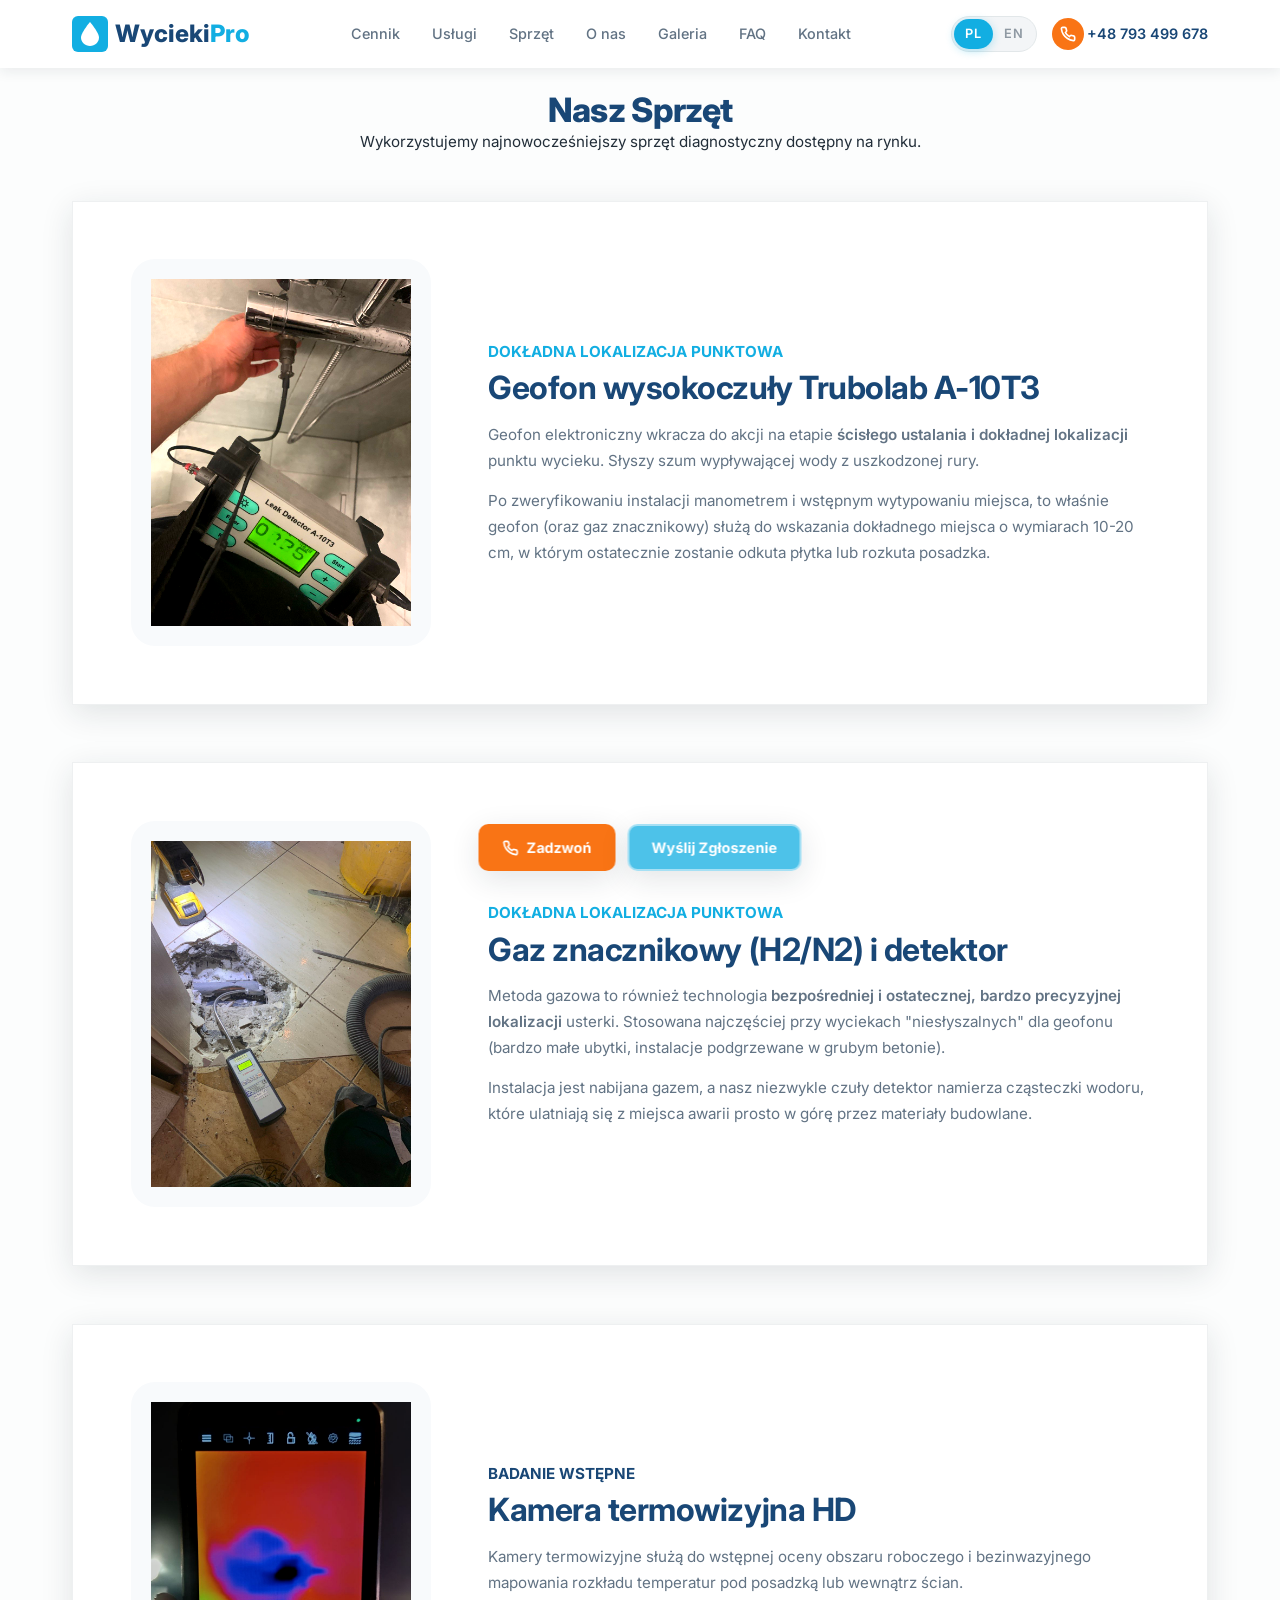
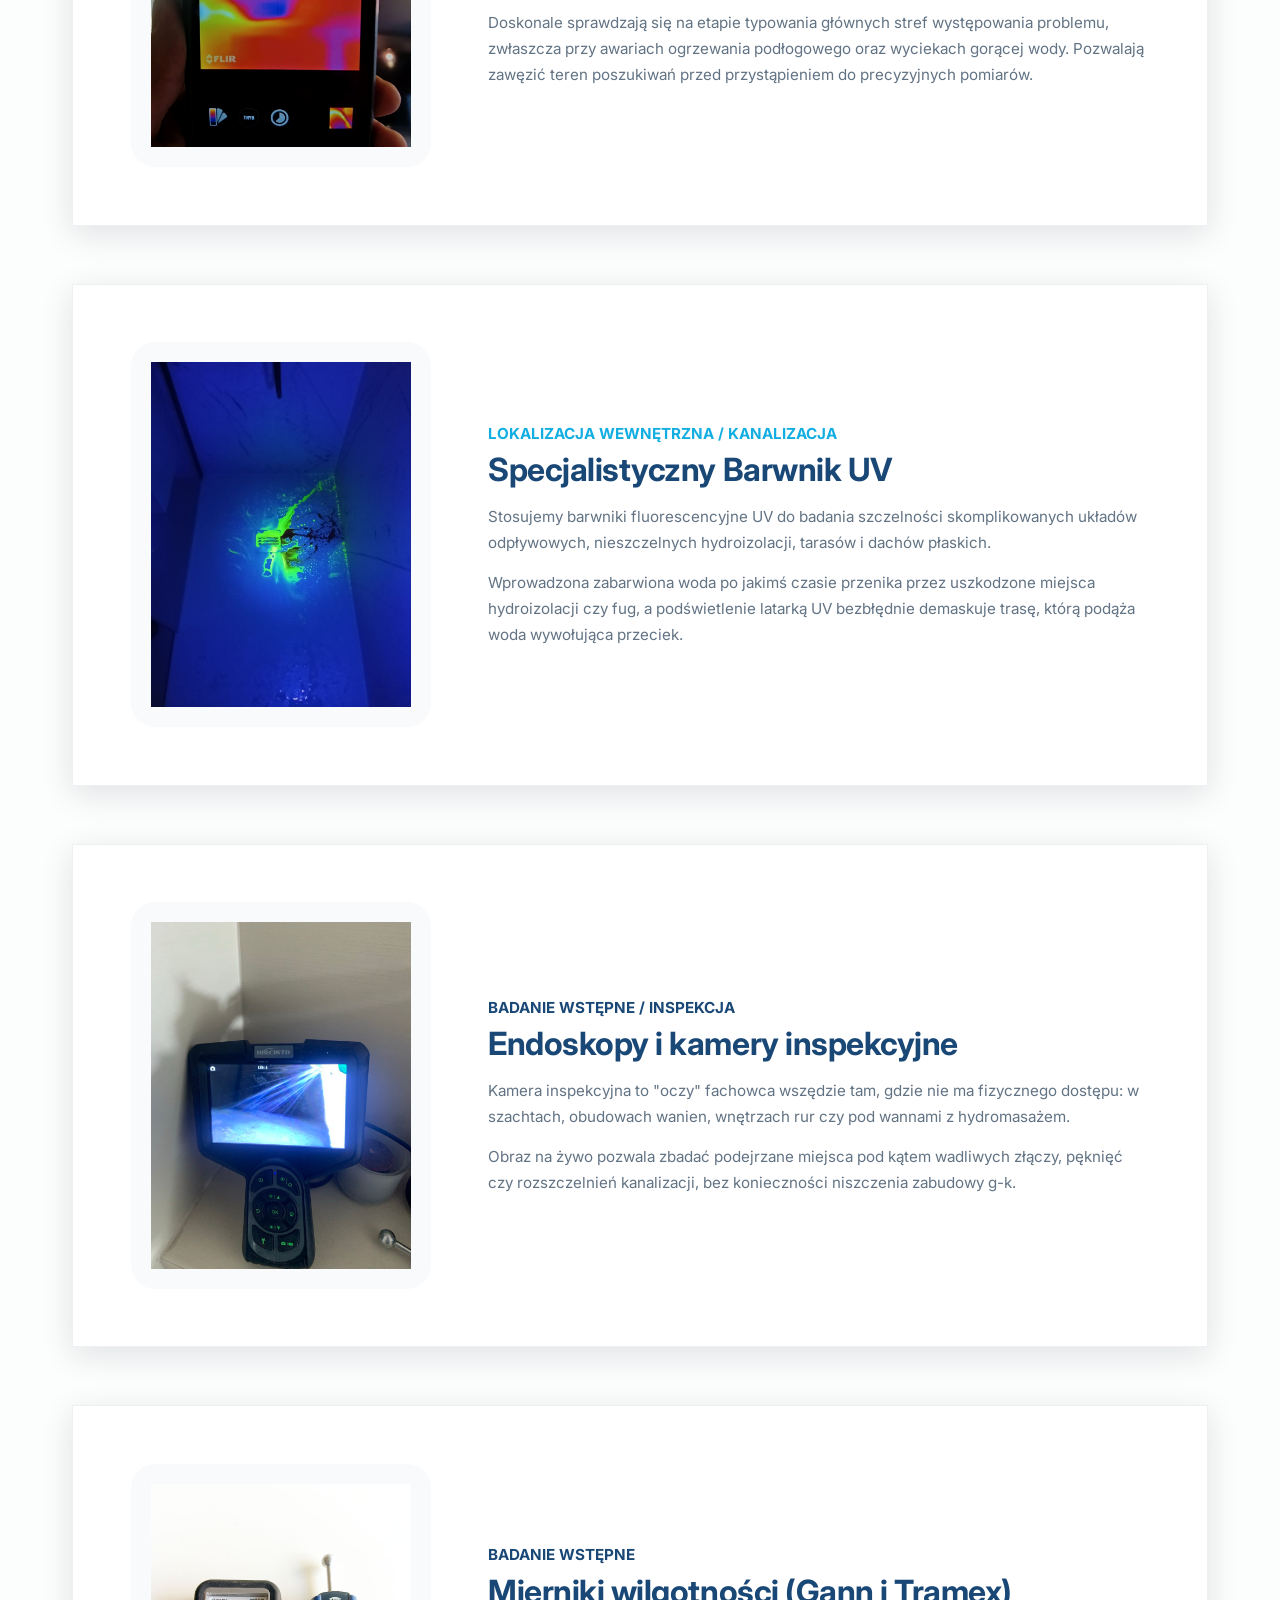
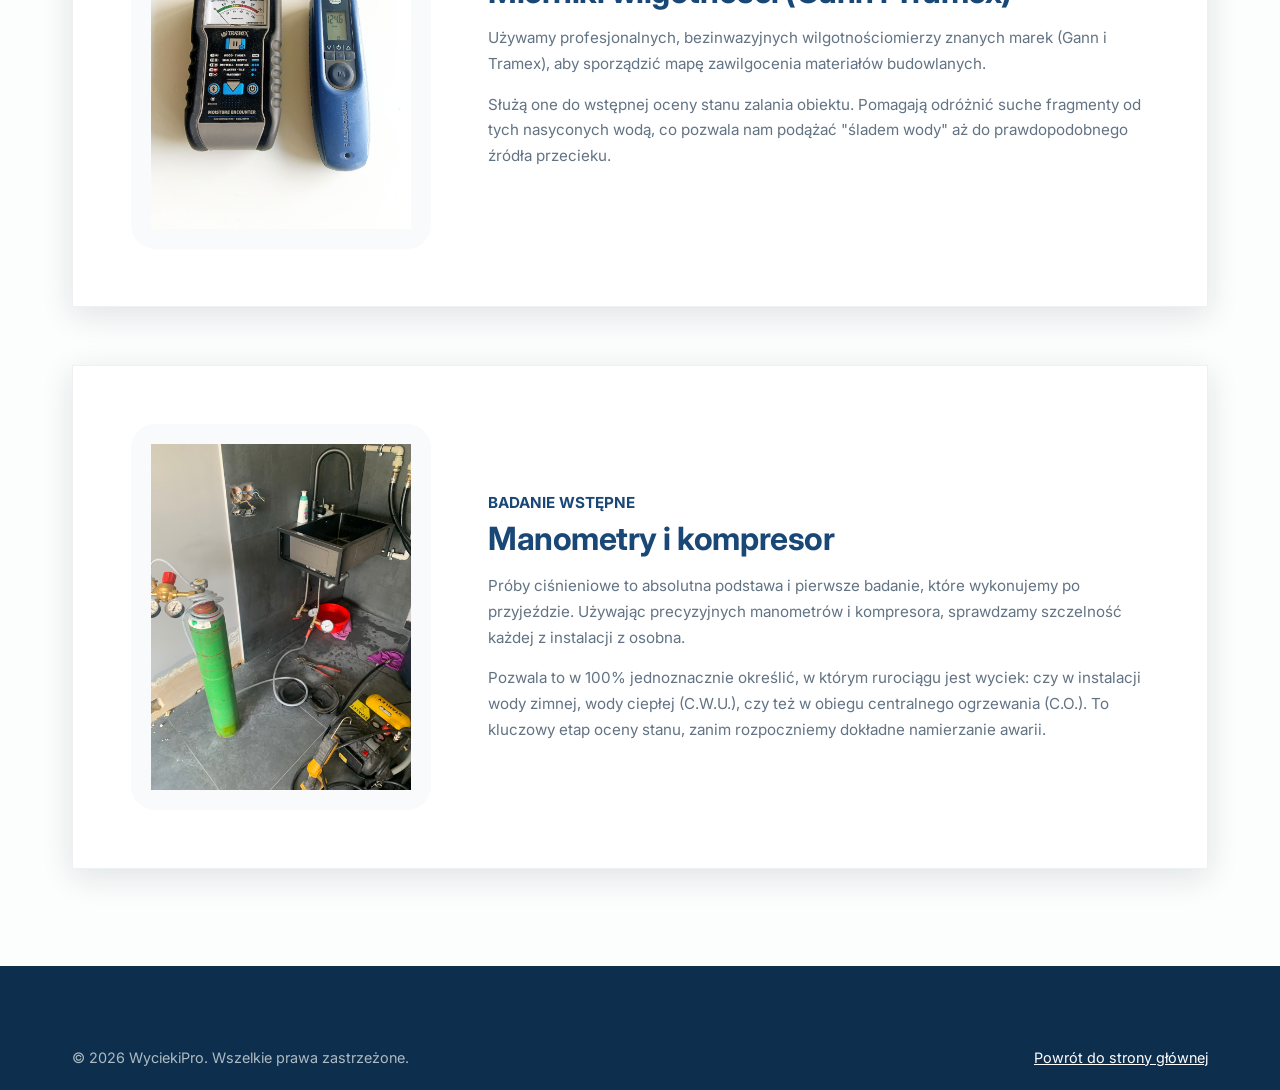
<file: sprzet.html>
<!DOCTYPE html>
<html lang="pl">

<head>
  <meta charset="UTF-8">
  <meta name="viewport" content="width=device-width, initial-scale=1.0, viewport-fit=cover">
  <title>Sprzęt Diagnostyczny — WyciekiPro</title>
  <meta name="description" content="Nasze technologie: geofony, kamery termowizyjne, detektory gazu i endoskopy. Zobacz czym wykrywamy wycieki.">
  <link rel="canonical" href="https://wyciekipro.pl/sprzet.html">
  <meta property="og:title" content="Sprzęt Diagnostyczny — WyciekiPro">
  <meta property="og:description" content="Nasze technologie: geofony, kamery termowizyjne, detektory gazu i endoskopy. Zobacz czym wykrywamy wycieki.">
  <meta property="og:type" content="website">
  <meta property="og:url" content="https://wyciekipro.pl/sprzet.html">
  <meta property="og:image" content="https://wyciekipro.pl/images/hero/hero_pc@1x.jpg">
  <link rel="icon" type="image/png" sizes="32x32" href="images/favicon/favicon-32x32.png">
  <link rel="preconnect" href="https://fonts.googleapis.com">
  <link rel="preconnect" href="https://fonts.gstatic.com" crossorigin>
  <link href="https://fonts.googleapis.com/css2?family=Inter:wght@400;500;600;700;800&display=swap" rel="stylesheet">
  <!-- CSS -->
  <link rel="stylesheet" href="css/base/reset.css">
  <link rel="stylesheet" href="css/base/variables.css">
  <link rel="stylesheet" href="css/base/typography.css">
  <link rel="stylesheet" href="css/layout/grid.css">
  <link rel="stylesheet" href="css/layout/responsive.css">
  <link rel="stylesheet" href="css/components/header.css">
  <link rel="stylesheet" href="css/components/footer.css">
  <link rel="stylesheet" href="css/components/equipment.css">
  <link rel="stylesheet" href="css/components/buttons.css">
  <link rel="stylesheet" href="css/animations/animations.css">
  <style>
    .subpage {
      padding-top: 90px;
      min-height: calc(100vh - 300px);
    }
    .subpage .section-header {
      margin-bottom: calc(var(--space-3xl) * 0.8);
    }
    .subpage .section-header h1 {
      font-size: clamp(1.5rem, 1.3rem + 1vw, 2.2rem);
    }

    .tech-card {
      background: #fff;
      border-radius: var(--radius-2xl);
      padding: var(--space-3xl);
      border: 1px solid var(--color-border-light);
      margin-bottom: var(--space-3xl);
      display: grid;
      grid-template-columns: 300px 1fr;
      gap: var(--space-3xl);
      align-items: center;
      box-shadow: var(--shadow-lg);
      transition: transform 0.3s ease, box-shadow 0.3s ease;
    }
    .tech-card:hover {
      transform: translateY(-5px);
      box-shadow: var(--shadow-xl);
    }
    .tech-card__img-wrapper {
      background: #f8fafc;
      border-radius: var(--radius-xl);
      padding: 20px;
      display: flex;
      align-items: center;
      justify-content: center;
    }
    .tech-card img {
      width: 100%;
      height: auto;
      object-fit: contain;
    }
    .tech-card h2 {
      font-size: var(--text-2xl);
      color: var(--color-primary);
      margin-bottom: var(--space-md);
    }
    .tech-card p {
      line-height: 1.7;
      color: var(--color-text-light);
    }

    .cta-block {
      padding: var(--space-4xl) 0;
      background: var(--color-bg-alt);
      text-align: center;
    }

    .gallery-cta-fixed {
      position: fixed;
      bottom: var(--space-xl);
      left: 50%;
      transform: translateX(-50%);
      z-index: 100;
      display: flex;
      gap: 12px;
      width: max-content;
    }
    .fixed-btn {
      display: inline-flex;
      align-items: center;
      gap: 8px;
      backdrop-filter: blur(10px);
      -webkit-backdrop-filter: blur(10px);
      padding: 10px 22px;
      border-radius: var(--radius-md);
      font-size: var(--text-sm);
      font-weight: var(--fw-bold);
      text-decoration: none;
      transition: all var(--transition-base);
      white-space: nowrap;
      box-shadow: var(--shadow-lg);
      border: 2px solid transparent;
    }
    .fixed-btn--phone {
      background: var(--color-cta);
      border-color: var(--color-cta);
      color: #fff;
    }
    .fixed-btn--form {
      background: hsla(195, 85%, 48%, 0.75);
      border-color: hsla(0, 0%, 100%, 0.5);
      color: #fff;
    }
    .fixed-btn:hover {
      transform: translateY(-3px);
      box-shadow: var(--shadow-xl);
    }
    .fixed-btn--phone:hover { 
      background: var(--color-cta-hover);
      border-color: var(--color-cta-hover);
      color: #fff;
    }
    .fixed-btn--form:hover { 
      background: var(--color-accent);
      border-color: var(--color-accent);
      color: #fff;
    }

    @media (max-width: 992px) {
      .tech-card {
        grid-template-columns: 1fr;
        text-align: center;
      }
      .tech-card__img-wrapper {
        max-width: 300px;
        margin: 0 auto;
      }
    }

    @media (max-width: 768px) {
      .gallery-cta-fixed {
        bottom: var(--space-lg);
        gap: 10px;
        width: calc(100% - 40px);
        justify-content: center;
      }
      .fixed-btn {
        padding: 10px 14px;
        font-size: 0.8rem;
        flex: 1;
        justify-content: center;
        border-width: 1.5px;
      }
    }
  </style>
</head>

<body class="always-scrolled">

  <!-- ═══ HEADER ═══ -->
  <header class="header" id="header">
    <div class="container header__inner">
      <a href="index.html" class="header__logo" id="logo">
        <span class="header__logo-icon">
          <svg width="20" height="24" viewBox="0 0 20 24" fill="none" xmlns="http://www.w3.org/2000/svg"
            aria-hidden="true">
            <path d="M10 0C10 0 1 10.5 1 15.5C1 20.194 5.03 24 10 24C14.97 24 19 20.194 19 15.5C19 10.5 10 0 10 0Z"
              fill="white" />
            <path d="M13.5 18C13.5 16.07 12.43 14.4 10.83 13.56" stroke="rgba(255,255,255,0.4)" stroke-width="1.5"
              stroke-linecap="round" />
          </svg>
        </span>
        <span class="header__logo-text">Wycieki<span>Pro</span></span>
      </a>
      <nav class="nav" id="main-nav">
        <a href="cennik.html" class="nav__link">Cennik</a>
        <a href="uslugi.html" class="nav__link">Usługi</a>
        <a href="sprzet.html" class="nav__link active">Sprzęt</a>
        <a href="index.html#process" class="nav__link">O nas</a>
        <a href="galeria.html" class="nav__link">Galeria</a>
        <a href="faq.html" class="nav__link">FAQ</a>
        <a href="index.html#contact" class="nav__link">Kontakt</a>
      </nav>
      <div class="header__actions">
        <div class="lang-switch" id="lang-switch">
          <button class="lang-switch__btn active" data-lang="pl">PL</button>
          <button class="lang-switch__btn" data-lang="en">EN</button>
        </div>
        <a href="tel:+48793499678" class="header__phone" id="header-phone">
          <span class="header__phone-icon"><svg width="16" height="16" viewBox="0 0 24 24" fill="none" stroke="#fff"
              stroke-width="2.5" stroke-linecap="round" stroke-linejoin="round">
              <path
                d="M22 16.92v3a2 2 0 0 1-2.18 2 19.79 19.79 0 0 1-8.63-3.07 19.5 19.5 0 0 1-6-6 19.79 19.79 0 0 1-3.07-8.67A2 2 0 0 1 4.11 2h3a2 2 0 0 1 2 1.72c.13.81.36 1.6.7 2.81a2 2 0 0 1-.45 2.11L8.09 9.91a16 16 0 0 0 6 6l1.27-1.27a2 2 0 0 1 2.11-.45c1.21.34 2 .57 2.81.7A2 2 0 0 1 22 16.92z" />
            </svg></span>
          <span class="header__phone-number">+48 793 499 678</span>
        </a>
      </div>
      <button class="hamburger" id="hamburger" aria-label="Menu">
        <span></span><span></span><span></span>
      </button>
    </div>
  </header>

  <!-- Mobile Menu -->
  <div class="mobile-menu" id="mobile-menu">
    <a href="index.html" class="nav__link">Strona Główna</a>
    <a href="cennik.html" class="nav__link">Cennik</a>
    <a href="uslugi.html" class="nav__link">Usługi</a>
    <a href="sprzet.html" class="nav__link active">Sprzęt</a>
    <a href="index.html#process" class="nav__link">O nas</a>
    <a href="galeria.html" class="nav__link">Galeria</a>
    <a href="faq.html" class="nav__link">FAQ</a>
    <a href="index.html#contact" class="nav__link">Kontakt</a>
    <a href="tel:+48793499678" class="btn btn--phone mobile-menu__phone"><svg width="18" height="18" viewBox="0 0 24 24"
        fill="none" stroke="#fff" stroke-width="2.5" stroke-linecap="round" stroke-linejoin="round">
        <path
          d="M22 16.92v3a2 2 0 0 1-2.18 2 19.79 19.79 0 0 1-8.63-3.07 19.5 19.5 0 0 1-6-6 19.79 19.79 0 0 1-3.07-8.67A2 2 0 0 1 4.11 2h3a2 2 0 0 1 2 1.72c.13.81.36 1.6.7 2.81a2 2 0 0 1-.45 2.11L8.09 9.91a16 16 0 0 0 6 6l1.27-1.27a2 2 0 0 1 2.11-.45c1.21.34 2 .57 2.81.7A2 2 0 0 1 22 16.92z" />
      </svg> +48 793 499 678</a>
  </div>

  <!-- ═══ EQUIPMENT ═══ -->
  <section class="subpage section">
    <div class="container">
      <div class="gallery-cta-fixed">
        <a href="tel:+48793499678" class="fixed-btn fixed-btn--phone">
          <svg width="16" height="16" viewBox="0 0 24 24" fill="none" stroke="currentColor" stroke-width="2.5" stroke-linecap="round" stroke-linejoin="round"><path d="M22 16.92v3a2 2 0 0 1-2.18 2 19.79 19.79 0 0 1-8.63-3.07 19.5 19.5 0 0 1-6-6 19.79 19.79 0 0 1-3.07-8.67A2 2 0 0 1 4.11 2h3a2 2 0 0 1 2 1.72c.13.81.36 1.6.7 2.81a2 2 0 0 1-.45 2.11L8.09 9.91a16 16 0 0 0 6 6l1.27-1.27a2 2 0 0 1 2.11-.45c1.21.34 2 .57 2.81.7A2 2 0 0 1 22 16.92z"/></svg>
          Zadzwoń
        </a>
        <a href="index.html#contact" class="fixed-btn fixed-btn--form" onclick="openModal(event)">
          Wyślij Zgłoszenie
        </a>
      </div>
      <div class="section-header">
        <h1>Nasz Sprzęt</h1>
        <p>Wykorzystujemy najnowocześniejszy sprzęt diagnostyczny dostępny na rynku.</p>
      </div>

      <!-- 1. Geofon -->
      <div class="tech-card reveal">
        <div class="tech-card__img-wrapper">
          <img src="images/gallery/skuteczne-wykrywanie-geofonem.jpg" alt="Geofon" style="filter: contrast(1.1) brightness(1.1) saturate(1.1);">
        </div>
        <div>
          <div class="badge" style="color: var(--color-accent); font-weight: 700; margin-bottom: 5px;">DOKŁADNA LOKALIZACJA PUNKTOWA</div>
          <h2>Geofon wysokoczuły Trubolab A-10T3</h2>
          <p>Geofon elektroniczny wkracza do akcji na etapie <strong>ścisłego ustalania i dokładnej lokalizacji</strong> punktu wycieku. Słyszy szum wypływającej wody z uszkodzonej rury.</p>
          <p style="margin-top: var(--space-sm);">Po zweryfikowaniu instalacji manometrem i wstępnym wytypowaniu miejsca, to właśnie geofon (oraz gaz znacznikowy) służą do wskazania dokładnego miejsca o wymiarach 10-20 cm, w którym ostatecznie zostanie odkuta płytka lub rozkuta posadzka.</p>
        </div>
      </div>

      <!-- 2. Gaz -->
      <div class="tech-card reveal">
        <div class="tech-card__img-wrapper">
          <img src="images/gallery/lokalizacja-wycieku-gazem.jpg" alt="Detektor gazu">
        </div>
        <div>
          <div class="badge" style="color: var(--color-accent); font-weight: 700; margin-bottom: 5px;">DOKŁADNA LOKALIZACJA PUNKTOWA</div>
          <h2>Gaz znacznikowy (H2/N2) i detektor</h2>
          <p>Metoda gazowa to również technologia <strong>bezpośredniej i ostatecznej, bardzo precyzyjnej lokalizacji</strong> usterki. Stosowana najczęściej przy wyciekach "niesłyszalnych" dla geofonu (bardzo małe ubytki, instalacje podgrzewane w grubym betonie).</p>
          <p style="margin-top: var(--space-sm);">Instalacja jest nabijana gazem, a nasz niezwykle czuły detektor namierza cząsteczki wodoru, które ulatniają się z miejsca awarii prosto w górę przez materiały budowlane.</p>
        </div>
      </div>

      <!-- 3. Termowizja -->
      <div class="tech-card reveal">
        <div class="tech-card__img-wrapper">
          <img src="images/gallery/wykrywanie-termowizyjne.jpg" alt="Kamera termowizyjna" style="filter: contrast(1.05);">
        </div>
        <div>
          <div class="badge" style="color: var(--color-primary); font-weight: 700; margin-bottom: 5px;">BADANIE WSTĘPNE</div>
          <h2>Kamera termowizyjna HD</h2>
          <p>Kamery termowizyjne służą do wstępnej oceny obszaru roboczego i bezinwazyjnego mapowania rozkładu temperatur pod posadzką lub wewnątrz ścian.</p>
          <p style="margin-top: var(--space-sm);">Doskonale sprawdzają się na etapie typowania głównych stref występowania problemu, zwłaszcza przy awariach ogrzewania podłogowego oraz wyciekach gorącej wody. Pozwalają zawęzić teren poszukiwań przed przystąpieniem do precyzyjnych pomiarów.</p>
        </div>
      </div>

      <!-- 4. Barwnik UV -->
      <div class="tech-card reveal">
        <div class="tech-card__img-wrapper">
          <img src="images/gallery/barwnik-uv.jpg" alt="Barwnik UV">
        </div>
        <div>
          <div class="badge" style="color: var(--color-accent); font-weight: 700; margin-bottom: 5px;">LOKALIZACJA WEWNĘTRZNA / KANALIZACJA</div>
          <h2>Specjalistyczny Barwnik UV</h2>
          <p>Stosujemy barwniki fluorescencyjne UV do badania szczelności skomplikowanych układów odpływowych, nieszczelnych hydroizolacji, tarasów i dachów płaskich.</p>
          <p style="margin-top: var(--space-sm);">Wprowadzona zabarwiona woda po jakimś czasie przenika przez uszkodzone miejsca hydroizolacji czy fug, a podświetlenie latarką UV bezbłędnie demaskuje trasę, którą podąża woda wywołująca przeciek.</p>
        </div>
      </div>

      <!-- 5. Endoskopy -->
      <div class="tech-card reveal">
        <div class="tech-card__img-wrapper">
          <img src="images/gallery/kamera-endoskopowa-wyciek.jpg" alt="Endoskop">
        </div>
        <div>
          <div class="badge" style="color: var(--color-primary); font-weight: 700; margin-bottom: 5px;">BADANIE WSTĘPNE / INSPEKCJA</div>
          <h2>Endoskopy i kamery inspekcyjne</h2>
          <p>Kamera inspekcyjna to "oczy" fachowca wszędzie tam, gdzie nie ma fizycznego dostępu: w szachtach, obudowach wanien, wnętrzach rur czy pod wannami z hydromasażem.</p>
          <p style="margin-top: var(--space-sm);">Obraz na żywo pozwala zbadać podejrzane miejsca pod kątem wadliwych złączy, pęknięć czy rozszczelnień kanalizacji, bez konieczności niszczenia zabudowy g-k.</p>
        </div>
      </div>

      <!-- 6. Mierniki -->
      <div class="tech-card reveal">
        <div class="tech-card__img-wrapper">
          <img src="images/gallery/miernik-wilgotnosci.jpg" alt="Mierniki wilgotności">
        </div>
        <div>
          <div class="badge" style="color: var(--color-primary); font-weight: 700; margin-bottom: 5px;">BADANIE WSTĘPNE</div>
          <h2>Mierniki wilgotności (Gann i Tramex)</h2>
          <p>Używamy profesjonalnych, bezinwazyjnych wilgotnościomierzy znanych marek (Gann i Tramex), aby sporządzić mapę zawilgocenia materiałów budowlanych.</p>
          <p style="margin-top: var(--space-sm);">Służą one do wstępnej oceny stanu zalania obiektu. Pomagają odróżnić suche fragmenty od tych nasyconych wodą, co pozwala nam podążać "śladem wody" aż do prawdopodobnego źródła przecieku.</p>
        </div>
      </div>

      <!-- 7. Manometry i kompresor -->
      <div class="tech-card reveal">
        <div class="tech-card__img-wrapper">
          <img src="images/gallery/proby-cisnieniowe.jpg" alt="Manometry i kompresor">
        </div>
        <div>
          <div class="badge" style="color: var(--color-primary); font-weight: 700; margin-bottom: 5px;">BADANIE WSTĘPNE</div>
          <h2>Manometry i kompresor</h2>
          <p>Próby ciśnieniowe to absolutna podstawa i pierwsze badanie, które wykonujemy po przyjeździe. Używając precyzyjnych manometrów i kompresora, sprawdzamy szczelność każdej z instalacji z osobna.</p>
          <p style="margin-top: var(--space-sm);">Pozwala to w 100% jednoznacznie określić, w którym rurociągu jest wyciek: czy w instalacji wody zimnej, wody ciepłej (C.W.U.), czy też w obiegu centralnego ogrzewania (C.O.). To kluczowy etap oceny stanu, zanim rozpoczniemy dokładne namierzanie awarii.</p>
        </div>
      </div>
    </div>
  </section>


  <!-- ═══ FOOTER ═══ -->
  <footer class="footer">
    <div class="container">
      <div class="footer__bottom">
        <span>© 2026 WyciekiPro. Wszelkie prawa zastrzeżone.</span>
        <a href="index.html" style="color: #fff; text-decoration: underline;">Powrót do strony głównej</a>
      </div>
    </div>
  </footer>

  <script src="js/main.js"></script>
</body>
</html>
</file>
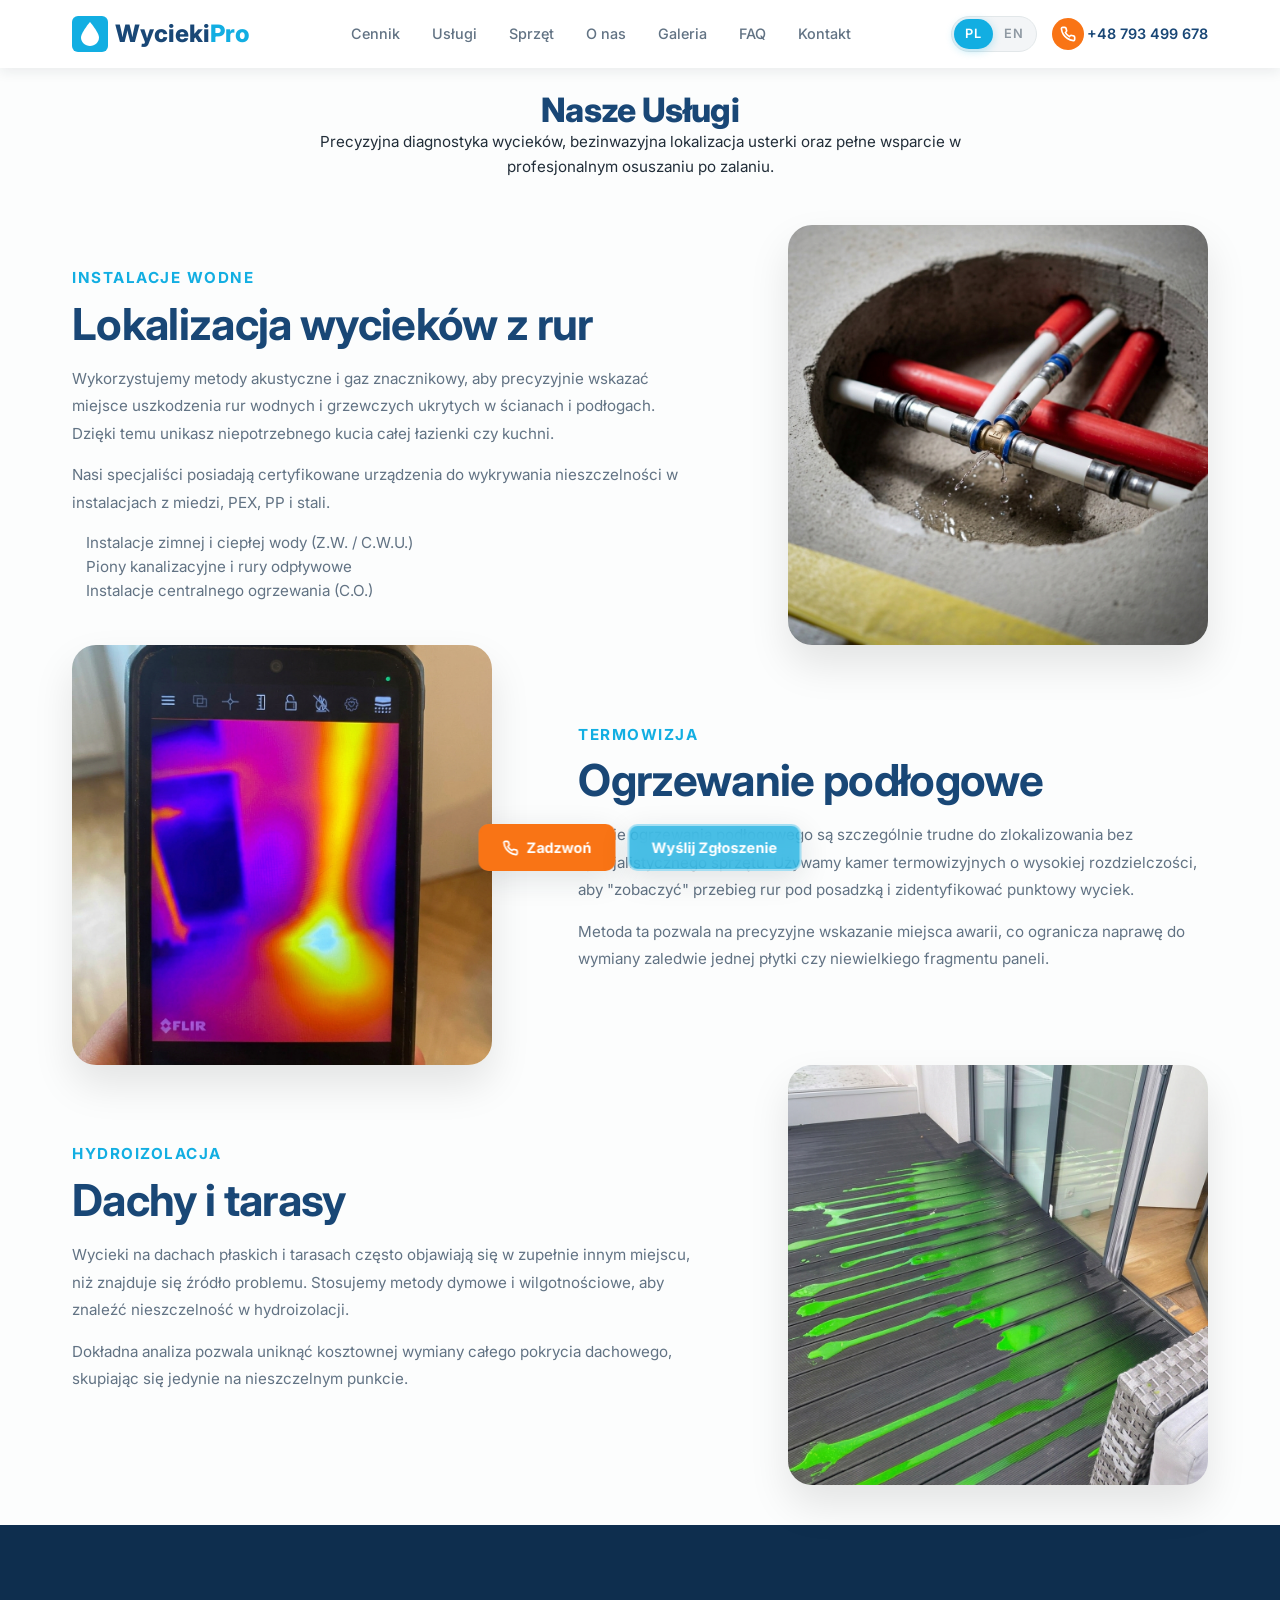
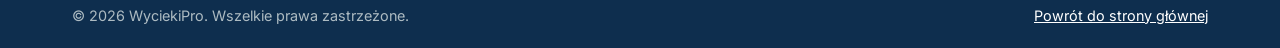
<file: uslugi.html>
<!DOCTYPE html>
<html lang="pl">

<head>
  <meta charset="UTF-8">
  <meta name="viewport" content="width=device-width, initial-scale=1.0, viewport-fit=cover">
  <title>Usługi — WyciekiPro</title>
  <meta name="description" content="Szczegółowy opis usług wykrywania wycieków wody. Lokalizacja wycieków z rur, ogrzewania podłogowego, dachów i kanalizacji.">
  <link rel="canonical" href="https://wyciekipro.pl/uslugi.html">
  <meta property="og:title" content="Usługi — WyciekiPro">
  <meta property="og:description" content="Szczegółowy opis usług wykrywania wycieków wody. Lokalizacja wycieków z rur, ogrzewania podłogowego, dachów i kanalizacji.">
  <meta property="og:type" content="website">
  <meta property="og:url" content="https://wyciekipro.pl/uslugi.html">
  <meta property="og:image" content="https://wyciekipro.pl/images/hero/hero_pc@1x.jpg">
  <link rel="icon" type="image/png" sizes="32x32" href="images/favicon/favicon-32x32.png">
  <link rel="preconnect" href="https://fonts.googleapis.com">
  <link rel="preconnect" href="https://fonts.gstatic.com" crossorigin>
  <link href="https://fonts.googleapis.com/css2?family=Inter:wght@400;500;600;700;800&display=swap" rel="stylesheet">
  <!-- CSS -->
  <link rel="stylesheet" href="css/base/reset.css">
  <link rel="stylesheet" href="css/base/variables.css">
  <link rel="stylesheet" href="css/base/typography.css">
  <link rel="stylesheet" href="css/layout/grid.css">
  <link rel="stylesheet" href="css/layout/responsive.css">
  <link rel="stylesheet" href="css/components/header.css">
  <link rel="stylesheet" href="css/components/footer.css">
  <link rel="stylesheet" href="css/components/cards.css">
  <link rel="stylesheet" href="css/components/buttons.css">
  <link rel="stylesheet" href="css/animations/animations.css">
  <style>
    .subpage {
      padding-top: 90px;
      min-height: calc(100vh - 300px);
    }
    .subpage .section-header {
      margin-bottom: calc(var(--space-3xl) * 0.8);
    }
    .subpage .section-header h1 {
      font-size: clamp(1.5rem, 1.3rem + 1vw, 2.2rem);
    }

    .service-detail__item {
      display: grid;
      grid-template-columns: 1.2fr 0.8fr;
      gap: var(--space-4xl);
      align-items: center;
      margin-bottom: var(--space-5xl);
    }
    .service-detail__item:nth-child(even) {
      direction: rtl;
    }
    .service-detail__item:nth-child(even) .service-detail__content {
      direction: ltr;
    }
    .service-detail__content h2 {
      font-size: var(--text-3xl);
      color: var(--color-primary);
      margin-bottom: var(--space-md);
    }
    .service-detail__content p {
      font-size: var(--text-base);
      color: var(--color-text-light);
      line-height: 1.8;
      margin-bottom: var(--space-md);
    }
    .service-detail__img-wrapper {
      position: relative;
      border-radius: var(--radius-xl);
      overflow: hidden;
      box-shadow: 0 20px 40px rgba(0,0,0,0.1);
    }
    .service-detail__img {
      width: 100%;
      display: block;
      transition: transform 0.6s ease;
    }
    .service-detail__img-wrapper:hover .service-detail__img {
      transform: scale(1.05);
    }

    .cta-block {
      padding: var(--space-4xl) 0;
      background: var(--color-bg-alt);
      text-align: center;
    }
    .cta-card {
      background: linear-gradient(135deg, #fff, #f8fafc);
      padding: var(--space-3xl);
      border-radius: var(--radius-2xl);
      box-shadow: var(--shadow-xl);
      border: 1px solid var(--color-border-light);
    }
    
    .gallery-cta-fixed {
      position: fixed;
      bottom: var(--space-xl);
      left: 50%;
      transform: translateX(-50%);
      z-index: 100;
      display: flex;
      gap: 12px;
      width: max-content;
    }
    .fixed-btn {
      display: inline-flex;
      align-items: center;
      gap: 8px;
      backdrop-filter: blur(10px);
      -webkit-backdrop-filter: blur(10px);
      padding: 10px 22px;
      border-radius: var(--radius-md);
      font-size: var(--text-sm);
      font-weight: var(--fw-bold);
      text-decoration: none;
      transition: all var(--transition-base);
      white-space: nowrap;
      box-shadow: var(--shadow-lg);
      border: 2px solid transparent;
    }
    .fixed-btn--phone {
      background: var(--color-cta);
      border-color: var(--color-cta);
      color: #fff;
    }
    .fixed-btn--form {
      background: hsla(195, 85%, 48%, 0.75);
      border-color: hsla(0, 0%, 100%, 0.5);
      color: #fff;
    }
    .fixed-btn:hover {
      transform: translateY(-3px);
      box-shadow: var(--shadow-xl);
    }
    .fixed-btn--phone:hover { 
      background: var(--color-cta-hover);
      border-color: var(--color-cta-hover);
      color: #fff;
    }
    .fixed-btn--form:hover { 
      background: var(--color-accent);
      border-color: var(--color-accent);
      color: #fff;
    }

    @media (max-width: 992px) {
      .service-detail__item {
        grid-template-columns: 1fr;
        gap: var(--space-2xl);
      }
    }

    @media (max-width: 768px) {
      .gallery-cta-fixed {
        bottom: var(--space-lg);
        gap: 10px;
        width: calc(100% - 40px);
        justify-content: center;
      }
      .fixed-btn {
        padding: 10px 14px;
        font-size: 0.8rem;
        flex: 1;
        justify-content: center;
        border-width: 1.5px;
      }
    }
  </style>
</head>

<body class="always-scrolled">

  <!-- ═══ HEADER ═══ -->
  <header class="header" id="header">
    <div class="container header__inner">
      <a href="index.html" class="header__logo" id="logo">
        <span class="header__logo-icon">
          <svg width="20" height="24" viewBox="0 0 20 24" fill="none" xmlns="http://www.w3.org/2000/svg"
            aria-hidden="true">
            <path d="M10 0C10 0 1 10.5 1 15.5C1 20.194 5.03 24 10 24C14.97 24 19 20.194 19 15.5C19 10.5 10 0 10 0Z"
              fill="white" />
            <path d="M13.5 18C13.5 16.07 12.43 14.4 10.83 13.56" stroke="rgba(255,255,255,0.4)" stroke-width="1.5"
              stroke-linecap="round" />
          </svg>
        </span>
        <span class="header__logo-text">Wycieki<span>Pro</span></span>
      </a>
      <nav class="nav" id="main-nav">
        <a href="cennik.html" class="nav__link">Cennik</a>
        <a href="uslugi.html" class="nav__link active">Usługi</a>
        <a href="sprzet.html" class="nav__link">Sprzęt</a>
        <a href="index.html#process" class="nav__link">O nas</a>
        <a href="galeria.html" class="nav__link">Galeria</a>
        <a href="faq.html" class="nav__link">FAQ</a>
        <a href="index.html#contact" class="nav__link">Kontakt</a>
      </nav>
      <div class="header__actions">
        <div class="lang-switch" id="lang-switch">
          <button class="lang-switch__btn active" data-lang="pl">PL</button>
          <button class="lang-switch__btn" data-lang="en">EN</button>
        </div>
        <a href="tel:+48793499678" class="header__phone" id="header-phone">
          <span class="header__phone-icon"><svg width="16" height="16" viewBox="0 0 24 24" fill="none" stroke="#fff"
              stroke-width="2.5" stroke-linecap="round" stroke-linejoin="round">
              <path
                d="M22 16.92v3a2 2 0 0 1-2.18 2 19.79 19.79 0 0 1-8.63-3.07 19.5 19.5 0 0 1-6-6 19.79 19.79 0 0 1-3.07-8.67A2 2 0 0 1 4.11 2h3a2 2 0 0 1 2 1.72c.13.81.36 1.6.7 2.81a2 2 0 0 1-.45 2.11L8.09 9.91a16 16 0 0 0 6 6l1.27-1.27a2 2 0 0 1 2.11-.45c1.21.34 2 .57 2.81.7A2 2 0 0 1 22 16.92z" />
            </svg></span>
          <span class="header__phone-number">+48 793 499 678</span>
        </a>
      </div>
      <button class="hamburger" id="hamburger" aria-label="Menu">
        <span></span><span></span><span></span>
      </button>
    </div>
  </header>

  <!-- Mobile Menu -->
  <div class="mobile-menu" id="mobile-menu">
    <a href="index.html" class="nav__link">Strona Główna</a>
    <a href="cennik.html" class="nav__link">Cennik</a>
    <a href="uslugi.html" class="nav__link active">Usługi</a>
    <a href="sprzet.html" class="nav__link">Sprzęt</a>
    <a href="index.html#process" class="nav__link">O nas</a>
    <a href="galeria.html" class="nav__link">Galeria</a>
    <a href="faq.html" class="nav__link">FAQ</a>
    <a href="index.html#contact" class="nav__link">Kontakt</a>
    <a href="tel:+48793499678" class="btn btn--phone mobile-menu__phone"><svg width="18" height="18" viewBox="0 0 24 24"
        fill="none" stroke="#fff" stroke-width="2.5" stroke-linecap="round" stroke-linejoin="round">
        <path
          d="M22 16.92v3a2 2 0 0 1-2.18 2 19.79 19.79 0 0 1-8.63-3.07 19.5 19.5 0 0 1-6-6 19.79 19.79 0 0 1-3.07-8.67A2 2 0 0 1 4.11 2h3a2 2 0 0 1 2 1.72c.13.81.36 1.6.7 2.81a2 2 0 0 1-.45 2.11L8.09 9.91a16 16 0 0 0 6 6l1.27-1.27a2 2 0 0 1 2.11-.45c1.21.34 2 .57 2.81.7A2 2 0 0 1 22 16.92z" />
      </svg> +48 793 499 678</a>
  </div>

  <!-- ═══ SERVICES ═══ -->
  <section class="subpage section">
    <div class="container">
      <div class="gallery-cta-fixed">
        <a href="tel:+48793499678" class="fixed-btn fixed-btn--phone">
          <svg width="16" height="16" viewBox="0 0 24 24" fill="none" stroke="currentColor" stroke-width="2.5" stroke-linecap="round" stroke-linejoin="round"><path d="M22 16.92v3a2 2 0 0 1-2.18 2 19.79 19.79 0 0 1-8.63-3.07 19.5 19.5 0 0 1-6-6 19.79 19.79 0 0 1-3.07-8.67A2 2 0 0 1 4.11 2h3a2 2 0 0 1 2 1.72c.13.81.36 1.6.7 2.81a2 2 0 0 1-.45 2.11L8.09 9.91a16 16 0 0 0 6 6l1.27-1.27a2 2 0 0 1 2.11-.45c1.21.34 2 .57 2.81.7A2 2 0 0 1 22 16.92z"/></svg>
          Zadzwoń
        </a>
        <a href="index.html#contact" class="fixed-btn fixed-btn--form" onclick="openModal(event)">
          Wyślij Zgłoszenie
        </a>
      </div>
      <div class="section-header">
        <h1>Nasze Usługi</h1>
        <p>Precyzyjna diagnostyka wycieków, bezinwazyjna lokalizacja usterki oraz pełne wsparcie w profesjonalnym osuszaniu po zalaniu.</p>
      </div>

      <div class="service-detail__item reveal">
        <div class="service-detail__content">
          <div class="badge" style="margin-bottom: var(--space-sm); color: var(--color-accent); font-weight: 700; text-transform: uppercase; letter-spacing: 0.1em;">Instalacje Wodne</div>
          <h2>Lokalizacja wycieków z rur</h2>
          <p>Wykorzystujemy metody akustyczne i gaz znacznikowy, aby precyzyjnie wskazać miejsce uszkodzenia rur wodnych i grzewczych ukrytych w ścianach i podłogach. Dzięki temu unikasz niepotrzebnego kucia całej łazienki czy kuchni.</p>
          <p>Nasi specjaliści posiadają certyfikowane urządzenia do wykrywania nieszczelności w instalacjach z miedzi, PEX, PP i stali.</p>
          <ul style="margin-top: var(--space-md); padding-left: var(--space-md); color: var(--color-text-light);">
            <li>Instalacje zimnej i ciepłej wody (Z.W. / C.W.U.)</li>
            <li>Piony kanalizacyjne i rury odpływowe</li>
            <li>Instalacje centralnego ogrzewania (C.O.)</li>
          </ul>
        </div>
        <div class="service-detail__img-wrapper">
          <img src="images/pipe_leak_pc.png" alt="Lokalizacja wycieków z rur" class="service-detail__img">
        </div>
      </div>

      <div class="service-detail__item reveal">
        <div class="service-detail__content">
          <div class="badge" style="margin-bottom: var(--space-sm); color: var(--color-accent); font-weight: 700; text-transform: uppercase; letter-spacing: 0.1em;">Termowizja</div>
          <h2>Ogrzewanie podłogowe</h2>
          <p>Awarie ogrzewania podłogowego są szczególnie trudne do zlokalizowania bez specjalistycznego sprzętu. Używamy kamer termowizyjnych o wysokiej rozdzielczości, aby "zobaczyć" przebieg rur pod posadzką i zidentyfikować punktowy wyciek.</p>
          <p>Metoda ta pozwala na precyzyjne wskazanie miejsca awarii, co ogranicza naprawę do wymiany zaledwie jednej płytki czy niewielkiego fragmentu paneli.</p>
        </div>
        <div class="service-detail__img-wrapper">
          <img src="images/heating.png" alt="Ogrzewanie podłogowe" class="service-detail__img">
        </div>
      </div>

      <div class="service-detail__item reveal">
        <div class="service-detail__content">
          <div class="badge" style="margin-bottom: var(--space-sm); color: var(--color-accent); font-weight: 700; text-transform: uppercase; letter-spacing: 0.1em;">Hydroizolacja</div>
          <h2>Dachy i tarasy</h2>
          <p>Wycieki na dachach płaskich i tarasach często objawiają się w zupełnie innym miejscu, niż znajduje się źródło problemu. Stosujemy metody dymowe i wilgotnościowe, aby znaleźć nieszczelność w hydroizolacji.</p>
          <p>Dokładna analiza pozwala uniknąć kosztownej wymiany całego pokrycia dachowego, skupiając się jedynie na nieszczelnym punkcie.</p>
        </div>
        <div class="service-detail__img-wrapper">
          <img src="images/roof.png" alt="Dachy i tarasy" class="service-detail__img">
        </div>
      </div>
    </div>
  </section>


  <!-- ═══ FOOTER ═══ -->
  <footer class="footer">
    <div class="container">
      <div class="footer__bottom">
        <span>© 2026 WyciekiPro. Wszelkie prawa zastrzeżone.</span>
        <a href="index.html" style="color: #fff; text-decoration: underline;">Powrót do strony głównej</a>
      </div>
    </div>
  </footer>

  <script src="js/main.js"></script>
</body>
</html>
</file>
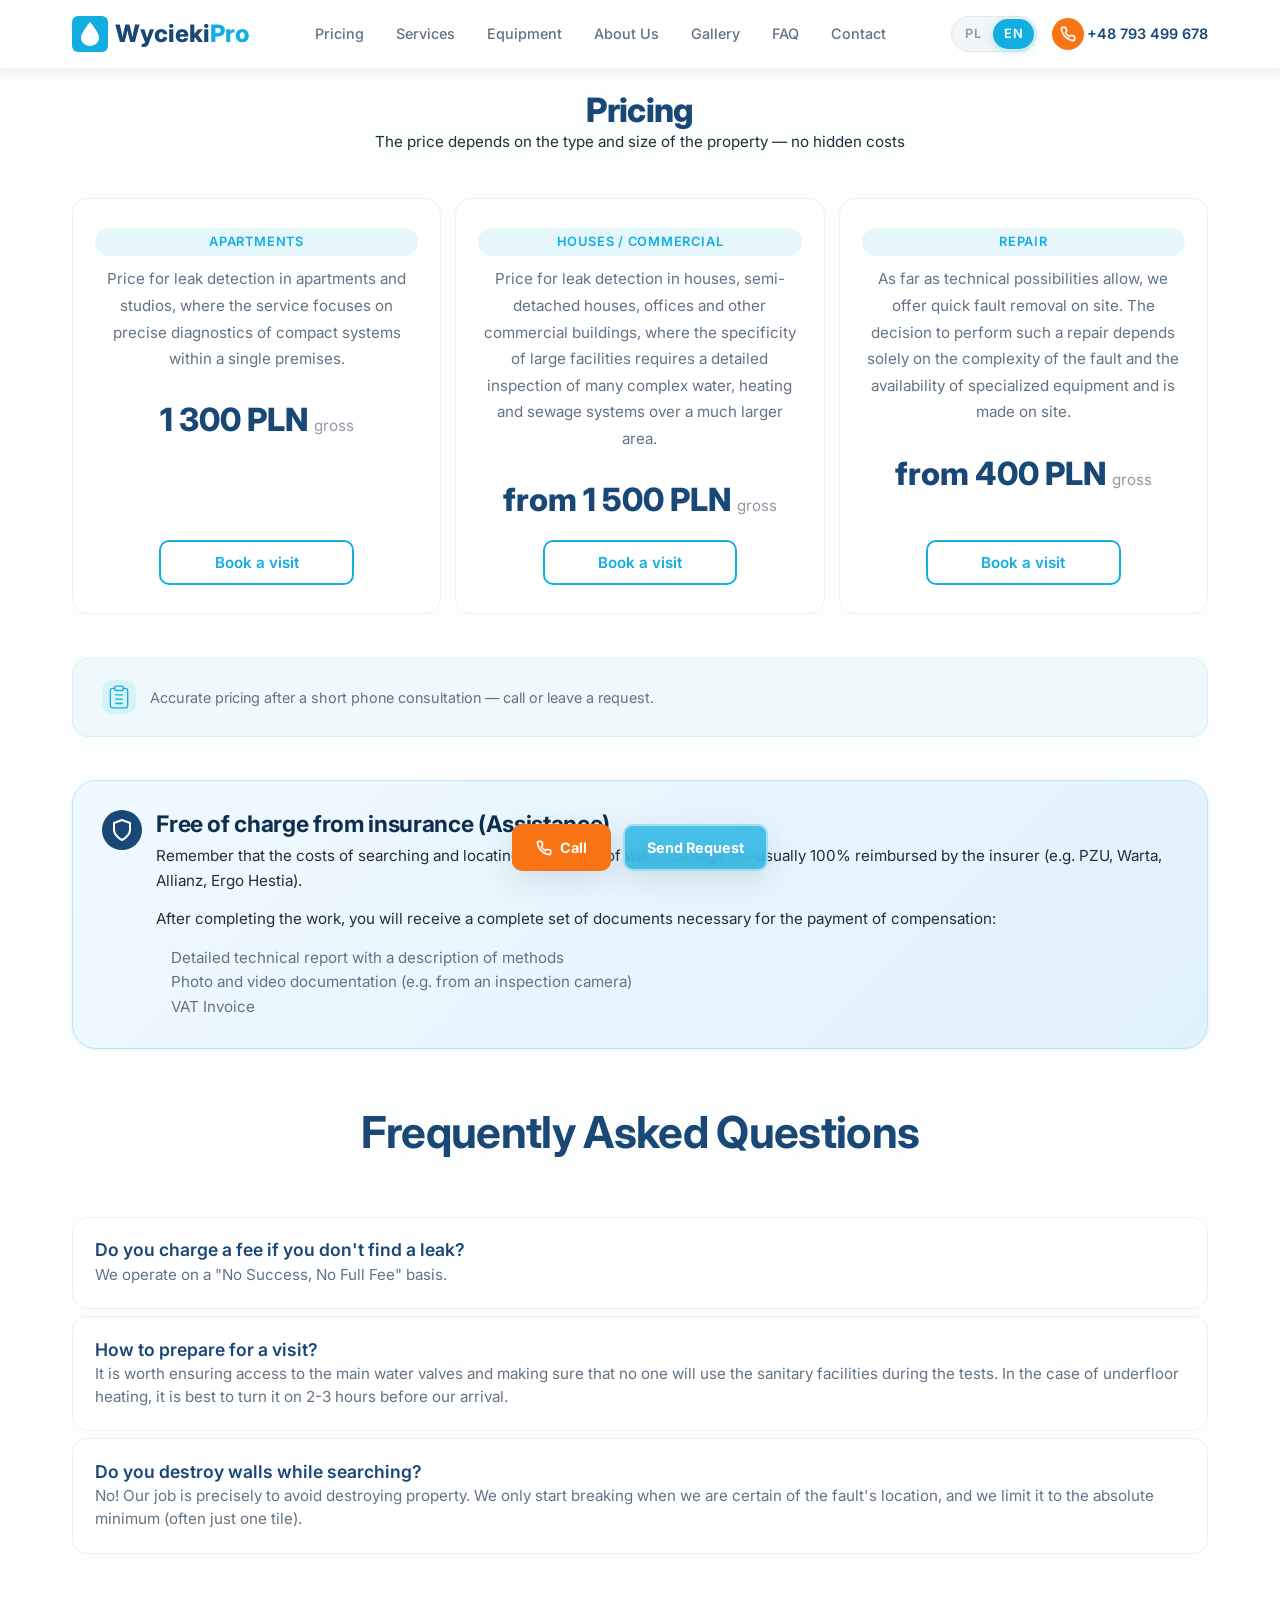
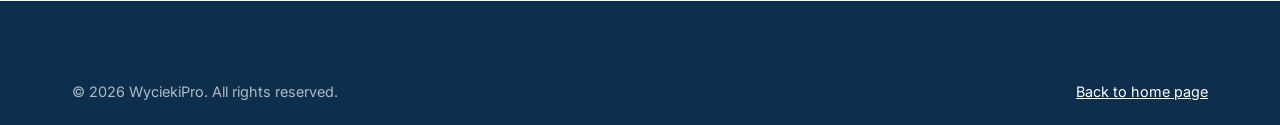
<file: en/cennik.html>
<!DOCTYPE html>
<html lang="en">

<head>
  <meta charset="UTF-8">
  <meta name="viewport" content="width=device-width, initial-scale=1.0, viewport-fit=cover">
  <title>Pricing — WyciekiPro</title>
  <meta name="description" content="How much does leak detection cost? Pricing info for apartments, houses and businesses. Learn how to settle the service with insurance.">
  <link rel="canonical" href="https://wyciekipro.pl/en/cennik.html">
  <meta property="og:title" content="Pricing — WyciekiPro">
  <meta property="og:description" content="How much does leak detection cost? Pricing info for apartments, houses and businesses. Learn how to settle the service with insurance.">
  <meta property="og:type" content="website">
  <meta property="og:url" content="https://wyciekipro.pl/cennik.html">
  <meta property="og:image" content="https://wyciekipro.pl/images/hero/hero_pc@1x.jpg">
  <link rel="icon" type="image/png" sizes="32x32" href="../images/favicon/favicon-32x32.png">
  <link rel="preconnect" href="https://fonts.googleapis.com">
  <link rel="preconnect" href="https://fonts.gstatic.com" crossorigin>
  <link href="https://fonts.googleapis.com/css2?family=Inter:wght@400;500;600;700;800&display=swap" rel="stylesheet">
  <!-- CSS -->
  <link rel="stylesheet" href="../css/base/reset.css">
  <link rel="stylesheet" href="../css/base/variables.css">
  <link rel="stylesheet" href="../css/base/typography.css">
  <link rel="stylesheet" href="../css/layout/grid.css">
  <link rel="stylesheet" href="../css/layout/responsive.css">
  <link rel="stylesheet" href="../css/components/header.css">
  <link rel="stylesheet" href="../css/components/footer.css">
  <link rel="stylesheet" href="../css/components/cards.css">
  <link rel="stylesheet" href="../css/components/pricing.css">
  <link rel="stylesheet" href="../css/components/buttons.css">
  <link rel="stylesheet" href="../css/animations/animations.css">
  <style>
    .subpage {
      padding-top: 90px;
      min-height: calc(100vh - 300px);
    }
    .subpage .section-header {
      margin-bottom: var(--space-2xl);
    }
    .subpage .section-header h1 {
      font-size: clamp(1.5rem, 1.3rem + 1vw, 2.2rem);
    }

    .insurance-box {
      background: linear-gradient(135deg, #f0f9ff, #e0f2fe);
      border: 1px solid #bae6fd;
      padding: var(--space-xl);
      border-radius: var(--radius-xl);
      margin-top: var(--space-2xl);
      box-shadow: var(--shadow-sm);
    }
    .insurance-box h2 {
      color: var(--color-primary-dark);
      margin-bottom: var(--space-sm);
      font-size: 150%;
    }
    .insurance-box p, .insurance-box ul {
      font-size: 0.95rem;
    }
    
    .faq-section {
      margin-top: var(--space-3xl);
    }
    .faq-section .section-header {
      margin-bottom: var(--space-3xl);
    }
    .faq-item {
      background: #fff;
      border: 1px solid var(--color-border-light);
      padding: var(--space-lg);
      border-radius: var(--radius-lg);
      margin-bottom: var(--space-sm);
    }
    .faq-item h3 {
      color: var(--color-primary);
      margin-bottom: var(--space-xs);
      font-size: 1.1rem;
    }
    .faq-item p {
      color: var(--color-text-light);
      line-height: 1.5;
      font-size: 0.95rem;
    }

    .gallery-cta-fixed {
      position: fixed;
      bottom: var(--space-xl);
      left: 50%;
      transform: translateX(-50%);
      z-index: 100;
      display: flex;
      gap: 12px;
      width: max-content;
    }
    .fixed-btn {
      display: inline-flex;
      align-items: center;
      gap: 8px;
      backdrop-filter: blur(10px);
      -webkit-backdrop-filter: blur(10px);
      padding: 10px 22px;
      border-radius: var(--radius-md);
      font-size: var(--text-sm);
      font-weight: var(--fw-bold);
      text-decoration: none;
      transition: all var(--transition-base);
      white-space: nowrap;
      box-shadow: var(--shadow-lg);
      border: 2px solid transparent;
    }
    .fixed-btn--phone {
      background: var(--color-cta);
      border-color: var(--color-cta);
      color: #fff;
    }
    .fixed-btn--form {
      background: hsla(195, 85%, 48%, 0.75);
      border-color: hsla(0, 0%, 100%, 0.5);
      color: #fff;
    }
    .fixed-btn:hover {
      transform: translateY(-3px);
      box-shadow: var(--shadow-xl);
    }
    .fixed-btn--phone:hover { 
      background: var(--color-cta-hover);
      border-color: var(--color-cta-hover);
      color: #fff;
    }
    .fixed-btn--form:hover { 
      background: var(--color-accent);
      border-color: var(--color-accent);
      color: #fff;
    }

    @media (max-width: 768px) {
      .gallery-cta-fixed {
        bottom: var(--space-lg);
        gap: 10px;
        width: calc(100% - 40px);
        justify-content: center;
      }
      .fixed-btn {
        padding: 10px 14px;
        font-size: 0.8rem;
        flex: 1;
        justify-content: center;
        border-width: 1.5px;
      }
    }
  </style>

  <link rel="alternate" hreflang="pl" href="https://wyciekipro.pl/cennik.html">
  <link rel="alternate" hreflang="en" href="https://wyciekipro.pl/en/cennik.html">
  <link rel="alternate" hreflang="x-default" href="https://wyciekipro.pl/cennik.html">
</head>

<body class="always-scrolled">

  <!-- ═══ HEADER ═══ -->
  <header class="header" id="header">
    <div class="container header__inner">
      <a href="index.html" class="header__logo" id="logo">
        <span class="header__logo-icon">
          <svg width="20" height="24" viewBox="0 0 20 24" fill="none" xmlns="http://www.w3.org/2000/svg"
            aria-hidden="true">
            <path d="M10 0C10 0 1 10.5 1 15.5C1 20.194 5.03 24 10 24C14.97 24 19 20.194 19 15.5C19 10.5 10 0 10 0Z"
              fill="white" />
            <path d="M13.5 18C13.5 16.07 12.43 14.4 10.83 13.56" stroke="rgba(255,255,255,0.4)" stroke-width="1.5"
              stroke-linecap="round" />
          </svg>
        </span>
        <span class="header__logo-text">Wycieki<span>Pro</span></span>
      </a>
      <nav class="nav" id="main-nav">
        <a href="cennik.html" class="nav__link active">Pricing</a>
        <a href="uslugi.html" class="nav__link">Services</a>
        <a href="sprzet.html" class="nav__link">Equipment</a>
        <a href="index.html#process" class="nav__link">About Us</a>
        <a href="galeria.html" class="nav__link">Gallery</a>
        <a href="faq.html" class="nav__link">FAQ</a>
        <a href="index.html#contact" class="nav__link">Contact</a>
      </nav>
      <div class="header__actions">
        <div class="lang-switch" id="lang-switch">
          <a href="../cennik.html" class="lang-switch__btn">PL</a>
          <a href="cennik.html" class="lang-switch__btn active">EN</a>
        </div>
        <a href="tel:+48793499678" class="header__phone" id="header-phone">
          <span class="header__phone-icon"><svg width="16" height="16" viewBox="0 0 24 24" fill="none" stroke="#fff"
              stroke-width="2.5" stroke-linecap="round" stroke-linejoin="round">
              <path
                d="M22 16.92v3a2 2 0 0 1-2.18 2 19.79 19.79 0 0 1-8.63-3.07 19.5 19.5 0 0 1-6-6 19.79 19.79 0 0 1-3.07-8.67A2 2 0 0 1 4.11 2h3a2 2 0 0 1 2 1.72c.13.81.36 1.6.7 2.81a2 2 0 0 1-.45 2.11L8.09 9.91a16 16 0 0 0 6 6l1.27-1.27a2 2 0 0 1 2.11-.45c1.21.34 2 .57 2.81.7A2 2 0 0 1 22 16.92z" />
            </svg></span>
          <span class="header__phone-number">+48 793 499 678</span>
        </a>
      </div>
      <button class="hamburger" id="hamburger" aria-label="Menu">
        <span></span><span></span><span></span>
      </button>
    </div>
  </header>

  <!-- Mobile Menu -->
  <div class="mobile-menu" id="mobile-menu">
    <a href="index.html" class="nav__link">Home</a>
    <a href="cennik.html" class="nav__link active">Pricing</a>
    <a href="uslugi.html" class="nav__link">Services</a>
    <a href="sprzet.html" class="nav__link">Equipment</a>
    <a href="index.html#process" class="nav__link">About Us</a>
    <a href="galeria.html" class="nav__link">Gallery</a>
    <a href="faq.html" class="nav__link">FAQ</a>
    <a href="index.html#contact" class="nav__link">Contact</a>
    <a href="tel:+48793499678" class="btn btn--phone mobile-menu__phone"><svg width="18" height="18" viewBox="0 0 24 24"
        fill="none" stroke="#fff" stroke-width="2.5" stroke-linecap="round" stroke-linejoin="round">
        <path
          d="M22 16.92v3a2 2 0 0 1-2.18 2 19.79 19.79 0 0 1-8.63-3.07 19.5 19.5 0 0 1-6-6 19.79 19.79 0 0 1-3.07-8.67A2 2 0 0 1 4.11 2h3a2 2 0 0 1 2 1.72c.13.81.36 1.6.7 2.81a2 2 0 0 1-.45 2.11L8.09 9.91a16 16 0 0 0 6 6l1.27-1.27a2 2 0 0 1 2.11-.45c1.21.34 2 .57 2.81.7A2 2 0 0 1 22 16.92z" />
      </svg> +48 793 499 678</a>
  </div>

  <!-- ═══ PRICING ═══ -->
  <section class="subpage section">
    <div class="container">
      <div class="gallery-cta-fixed">
        <a href="tel:+48793499678" class="fixed-btn fixed-btn--phone">
          <svg width="16" height="16" viewBox="0 0 24 24" fill="none" stroke="currentColor" stroke-width="2.5" stroke-linecap="round" stroke-linejoin="round"><path d="M22 16.92v3a2 2 0 0 1-2.18 2 19.79 19.79 0 0 1-8.63-3.07 19.5 19.5 0 0 1-6-6 19.79 19.79 0 0 1-3.07-8.67A2 2 0 0 1 4.11 2h3a2 2 0 0 1 2 1.72c.13.81.36 1.6.7 2.81a2 2 0 0 1-.45 2.11L8.09 9.91a16 16 0 0 0 6 6l1.27-1.27a2 2 0 0 1 2.11-.45c1.21.34 2 .57 2.81.7A2 2 0 0 1 22 16.92z"/></svg>
          Call
        </a>
        <a href="index.html#contact" class="fixed-btn fixed-btn--form" onclick="openModal(event)">
          Send Request
        </a>
      </div>
      <div class="section-header">
        <h1>Pricing</h1>
        <p>The price depends on the type and size of the property — no hidden costs</p>
      </div>

      <div class="pricing__grid reveal-stagger">

        <!-- Card 1: Residential -->
        <div class="card card--pricing reveal">
          <div class="pricing__tag">Apartments</div>
          <p class="card__desc">Price for leak detection in apartments and studios, where the service focuses on precise diagnostics of compact systems within a single premises.</p>
          <div class="card__price">1 300 PLN <span>gross</span></div>
          <a href="index.html#contact" class="btn btn--outline" onclick="openModal(event)">Book a visit</a>
        </div>

        <!-- Card 2: House / Commercial -->
        <div class="card card--pricing reveal">
          <div class="pricing__tag">Houses / Commercial</div>
          <p class="card__desc">Price for leak detection in houses, semi-detached houses, offices and other commercial buildings, where the specificity of large facilities requires a detailed inspection of many complex water, heating and sewage systems over a much larger area.</p>
          <div class="card__price">from 1 500 PLN <span>gross</span></div>
          <a href="index.html#contact" class="btn btn--outline" onclick="openModal(event)">Book a visit</a>
        </div>

        <!-- Card 3: Repair -->
        <div class="card card--pricing reveal">
          <div class="pricing__tag">Repair</div>
          <p class="card__desc">As far as technical possibilities allow, we offer quick fault removal on site. The decision to perform such a repair depends solely on the complexity of the fault and the availability of specialized equipment and is made on site.</p>
          <div class="card__price">from 400 PLN <span>gross</span></div>
          <a href="index.html#contact" class="btn btn--outline" onclick="openModal(event)">Book a visit</a>
        </div>

      </div>

      <!-- Notes -->
      <div class="pricing__notes reveal">
        <div class="pricing__note-item">
          <span class="pricing__note-icon"><svg width="26" height="26" viewBox="0 0 24 24" fill="none" stroke="currentColor" stroke-width="1.2" stroke-linecap="round" stroke-linejoin="round"><path d="M16 4h2a2 2 0 0 1 2 2v14a2 2 0 0 1-2 2H6a2 2 0 0 1-2-2V6a2 2 0 0 1 2-2h2"/><rect x="8" y="2" width="8" height="4" rx="1" ry="1"/><path d="M9 14h6"/><path d="M9 18h6"/><path d="M9 10h6"/></svg></span>
          <span>Accurate pricing after a short phone consultation — call or leave a request.</span>
        </div>
      </div>

      <div class="insurance-box reveal">
        <div style="display: flex; gap: var(--space-md); align-items: flex-start;">
          <div style="background: var(--color-primary); color: #fff; width: 40px; height: 40px; border-radius: 50%; display: flex; align-items: center; justify-content: center; flex-shrink: 0;">
            <svg width="24" height="24" viewBox="0 0 24 24" fill="none" stroke="currentColor" stroke-width="2" stroke-linecap="round" stroke-linejoin="round"><path d="M12 22s8-4 8-10V5l-8-3-8 3v7c0 6 8 10 8 10z"/></svg>
          </div>
          <div>
            <h2>Free of charge from insurance (Assistance)</h2>
            <p>Remember that the costs of searching and locating the causes of water damage are usually 100% reimbursed by the insurer (e.g. PZU, Warta, Allianz, Ergo Hestia).</p>
            <p style="margin-top: var(--space-sm);">After completing the work, you will receive a complete set of documents necessary for the payment of compensation:</p>
            <ul style="margin-top: var(--space-xs); padding-left: var(--space-md); color: var(--color-text-light);">
              <li>Detailed technical report with a description of methods</li>
              <li>Photo and video documentation (e.g. from an inspection camera)</li>
              <li>VAT Invoice</li>
            </ul>
          </div>
        </div>
      </div>

      <div class="faq-section">
        <div class="section-header reveal">
          <h2>Frequently Asked Questions</h2>
        </div>
        <div class="faq-item reveal">
          <h3>Do you charge a fee if you don't find a leak?</h3>
          <p>We operate on a "No Success, No Full Fee" basis.</p>
        </div>
        <div class="faq-item reveal">
          <h3>How to prepare for a visit?</h3>
          <p>It is worth ensuring access to the main water valves and making sure that no one will use the sanitary facilities during the tests. In the case of underfloor heating, it is best to turn it on 2-3 hours before our arrival.</p>
        </div>
        <div class="faq-item reveal">
          <h3>Do you destroy walls while searching?</h3>
          <p>No! Our job is precisely to avoid destroying property. We only start breaking when we are certain of the fault's location, and we limit it to the absolute minimum (often just one tile).</p>
        </div>
      </div>
    </div>
  </section>

  <!-- ═══ FOOTER ═══ -->
  <footer class="footer">
    <div class="container">
      <div class="footer__bottom">
        <span>© 2026 WyciekiPro. All rights reserved.</span>
        <a href="index.html" style="color: #fff; text-decoration: underline;">Back to home page</a>
      </div>
    </div>
  </footer>

  <script src="../js/main.js"></script>
</body>
</html>
</file>
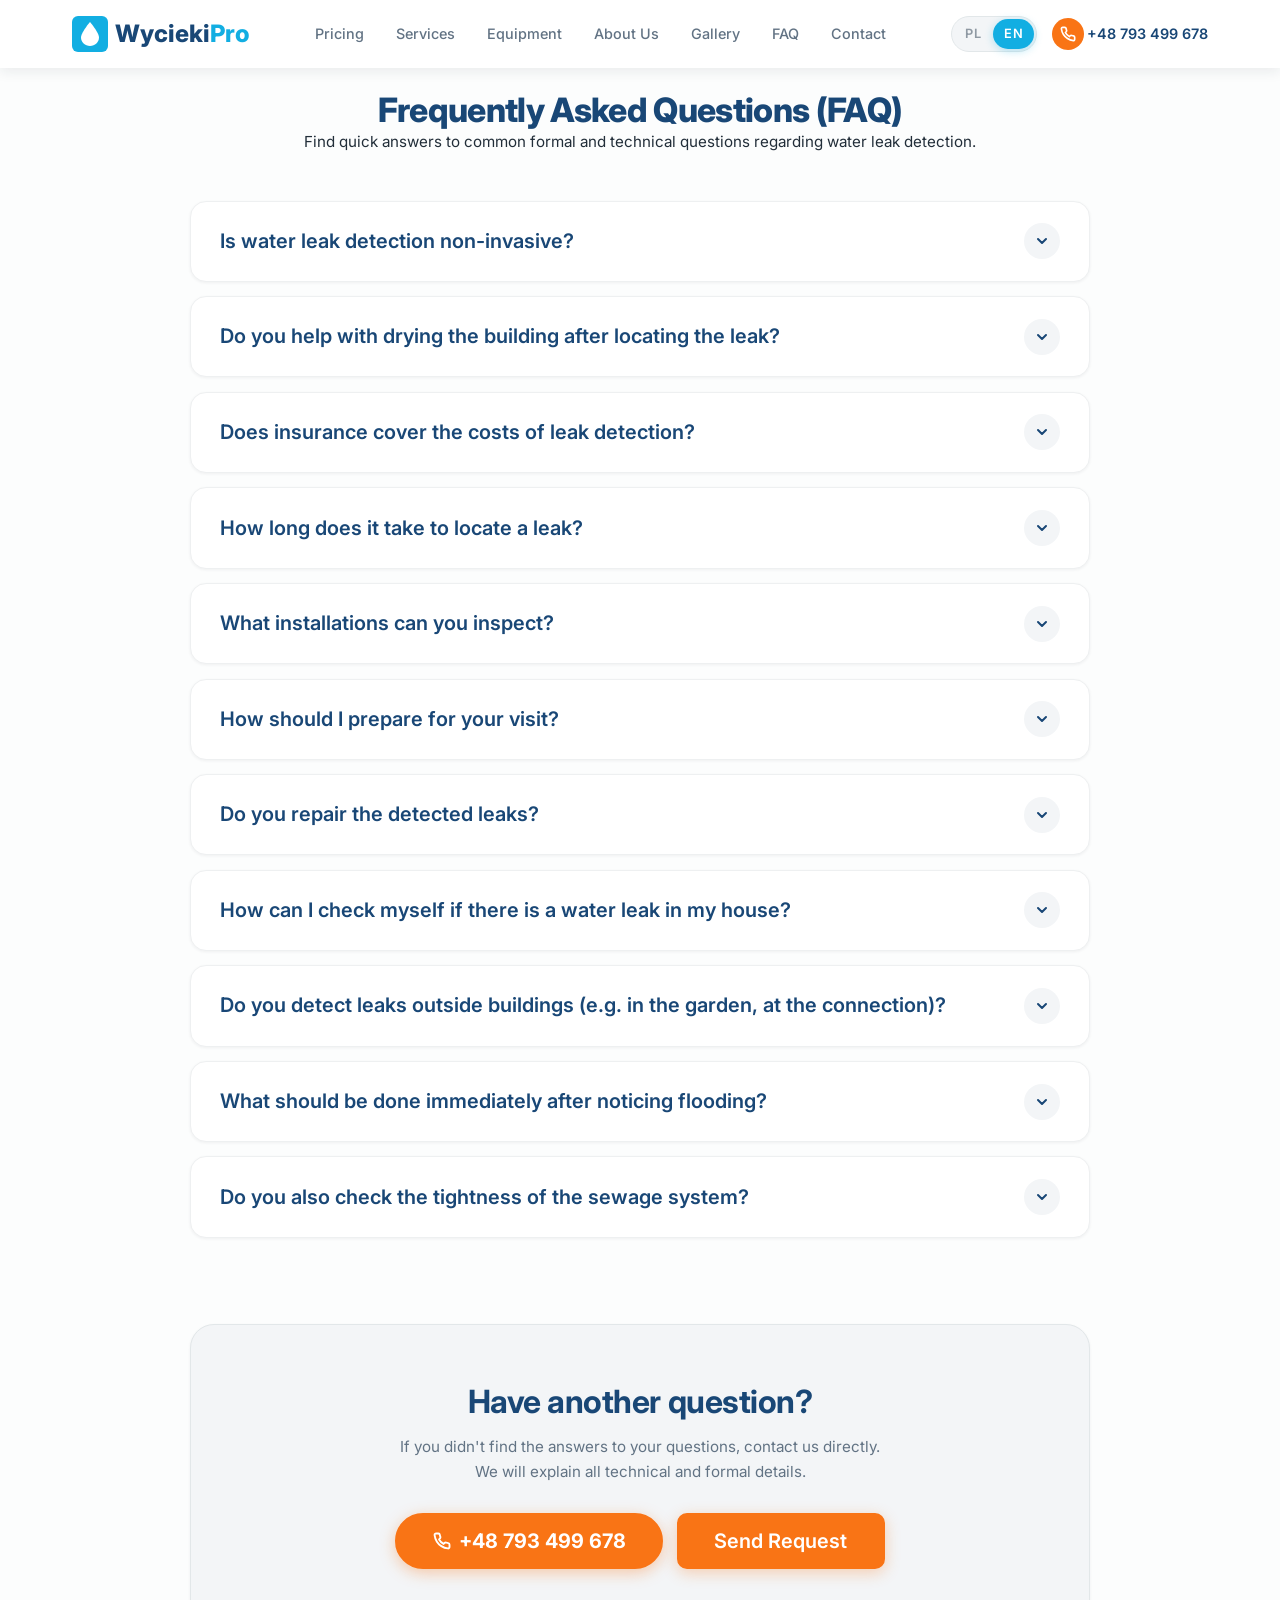
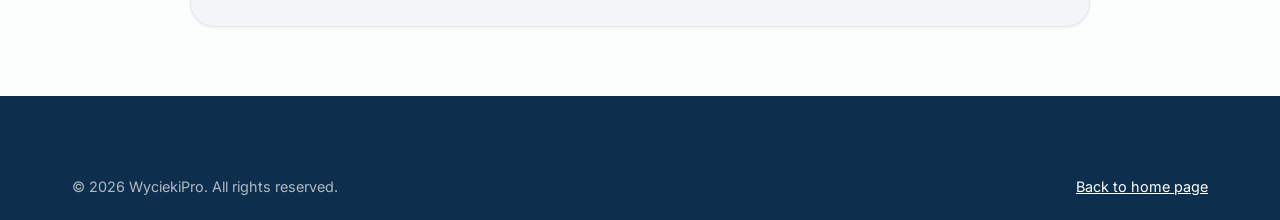
<file: en/faq.html>
<!DOCTYPE html>
<html lang="en">

<head>
  <meta charset="UTF-8">
  <meta name="viewport" content="width=device-width, initial-scale=1.0, viewport-fit=cover">
  <title>Frequently Asked Questions (FAQ) — WyciekiPro</title>
  <meta name="description" content="Answers to the most frequent questions about water leak detection. Learn about insurance, non-invasive methods, and inspection costs.">
  <link rel="canonical" href="https://wyciekipro.pl/en/faq.html">
  <meta property="og:title" content="Frequently Asked Questions (FAQ) — WyciekiPro">
  <meta property="og:description" content="Answers to the most frequent questions about water leak detection. Learn about insurance, non-invasive methods, and inspection costs.">
  <meta property="og:type" content="website">
  <meta property="og:url" content="https://wyciekipro.pl/faq.html">
  <meta property="og:image" content="https://wyciekipro.pl/images/hero/hero_pc@1x.jpg">
  <link rel="icon" type="image/png" sizes="32x32" href="../images/favicon/favicon-32x32.png">
  <link rel="preconnect" href="https://fonts.googleapis.com">
  <link rel="preconnect" href="https://fonts.gstatic.com" crossorigin>
  <link href="https://fonts.googleapis.com/css2?family=Inter:wght@400;500;600;700;800&display=swap" rel="stylesheet">
  
  <!-- CSS -->
  <link rel="stylesheet" href="../css/base/reset.css">
  <link rel="stylesheet" href="../css/base/variables.css">
  <link rel="stylesheet" href="../css/base/typography.css">
  <link rel="stylesheet" href="../css/layout/grid.css">
  <link rel="stylesheet" href="../css/layout/responsive.css">
  <link rel="stylesheet" href="../css/components/header.css">
  <link rel="stylesheet" href="../css/components/footer.css">
  <link rel="stylesheet" href="../css/components/faq.css?v=2">
  <link rel="stylesheet" href="../css/components/contact.css">
  <link rel="stylesheet" href="../css/components/buttons.css">
  <link rel="stylesheet" href="../css/animations/animations.css">

  <link rel="alternate" hreflang="pl" href="https://wyciekipro.pl/faq.html">
  <link rel="alternate" hreflang="en" href="https://wyciekipro.pl/en/faq.html">
  <link rel="alternate" hreflang="x-default" href="https://wyciekipro.pl/faq.html">
</head>

<body class="always-scrolled">

  <!-- ═══ HEADER ═══ -->
  <header class="header" id="header">
    <div class="container header__inner">
      <a href="index.html" class="header__logo" id="logo">
        <span class="header__logo-icon">
          <svg width="20" height="24" viewBox="0 0 20 24" fill="none" xmlns="http://www.w3.org/2000/svg"
            aria-hidden="true">
            <path d="M10 0C10 0 1 10.5 1 15.5C1 20.194 5.03 24 10 24C14.97 24 19 20.194 19 15.5C19 10.5 10 0 10 0Z"
              fill="white" />
            <path d="M13.5 18C13.5 16.07 12.43 14.4 10.83 13.56" stroke="rgba(255,255,255,0.4)" stroke-width="1.5"
              stroke-linecap="round" />
          </svg>
        </span>
        <span class="header__logo-text">Wycieki<span>Pro</span></span>
      </a>
      <nav class="nav" id="main-nav">
        <a href="cennik.html" class="nav__link">Pricing</a>
        <a href="uslugi.html" class="nav__link">Services</a>
        <a href="sprzet.html" class="nav__link">Equipment</a>
        <a href="index.html#process" class="nav__link">About Us</a>
        <a href="galeria.html" class="nav__link">Gallery</a>
        <a href="faq.html" class="nav__link active">FAQ</a>
        <a href="index.html#contact" class="nav__link">Contact</a>
      </nav>
      <div class="header__actions">
        <div class="lang-switch" id="lang-switch">
          <a href="../faq.html" class="lang-switch__btn">PL</a>
          <a href="faq.html" class="lang-switch__btn active">EN</a>
        </div>
        <a href="tel:+48793499678" class="header__phone" id="header-phone">
          <span class="header__phone-icon"><svg width="16" height="16" viewBox="0 0 24 24" fill="none" stroke="#fff"
              stroke-width="2.5" stroke-linecap="round" stroke-linejoin="round">
              <path
                d="M22 16.92v3a2 2 0 0 1-2.18 2 19.79 19.79 0 0 1-8.63-3.07 19.5 19.5 0 0 1-6-6 19.79 19.79 0 0 1-3.07-8.67A2 2 0 0 1 4.11 2h3a2 2 0 0 1 2 1.72c.13.81.36 1.6.7 2.81a2 2 0 0 1-.45 2.11L8.09 9.91a16 16 0 0 0 6 6l1.27-1.27a2 2 0 0 1 2.11-.45c1.21.34 2 .57 2.81.7A2 2 0 0 1 22 16.92z" />
            </svg></span>
          <span class="header__phone-number">+48 793 499 678</span>
        </a>
      </div>
      <button class="hamburger" id="hamburger" aria-label="Menu">
        <span></span><span></span><span></span>
      </button>
    </div>
  </header>

  <!-- Mobile Menu -->
  <div class="mobile-menu" id="mobile-menu">
    <a href="index.html" class="nav__link">Home</a>
    <a href="cennik.html" class="nav__link">Pricing</a>
    <a href="uslugi.html" class="nav__link">Services</a>
    <a href="sprzet.html" class="nav__link">Equipment</a>
    <a href="index.html#process" class="nav__link">About Us</a>
    <a href="galeria.html" class="nav__link">Gallery</a>
    <a href="faq.html" class="nav__link active">FAQ</a>
    <a href="index.html#contact" class="nav__link">Contact</a>
    <a href="tel:+48793499678" class="btn btn--phone mobile-menu__phone"><svg width="18" height="18" viewBox="0 0 24 24"
        fill="none" stroke="#fff" stroke-width="2.5" stroke-linecap="round" stroke-linejoin="round">
        <path
          d="M22 16.92v3a2 2 0 0 1-2.18 2 19.79 19.79 0 0 1-8.63-3.07 19.5 19.5 0 0 1-6-6 19.79 19.79 0 0 1-3.07-8.67A2 2 0 0 1 4.11 2h3a2 2 0 0 1 2 1.72c.13.81.36 1.6.7 2.81a2 2 0 0 1-.45 2.11L8.09 9.91a16 16 0 0 0 6 6l1.27-1.27a2 2 0 0 1 2.11-.45c1.21.34 2 .57 2.81.7A2 2 0 0 1 22 16.92z" />
      </svg> +48 793 499 678</a>
  </div>

  <!-- ═══ FAQ SECTION ═══ -->
  <section class="faq-page section">
    <div class="container">
      <div class="section-header">
        <h1>Frequently Asked Questions (FAQ)</h1>
        <p>Find quick answers to common formal and technical questions regarding water leak detection.</p>
      </div>

      <!-- Accordion Grid Container -->
      <div class="faq-list">
        
        <!-- Pytanie 1 -->
        <div class="faq-item">
          <button class="faq-trigger" onclick="toggleFaq(this)" aria-expanded="false" aria-controls="faq-ans-1">
            <span class="faq-question">Is water leak detection non-invasive?</span>
            <span class="faq-icon-wrapper" aria-hidden="true">
              <svg viewBox="0 0 24 24" fill="none" stroke="currentColor" stroke-width="3" stroke-linecap="round" stroke-linejoin="round">
                <polyline points="6 9 12 15 18 9"></polyline>
              </svg>
            </span>
          </button>
          <div class="faq-content" id="faq-ans-1">
            <div class="faq-content__inner">
              <p>Yes, all our diagnostic tests are performed completely non-invasively. We use advanced acoustic methods (geophone), tracer gas (a mixture of hydrogen and nitrogen), and professional thermal imaging.</p>
              <p>Thanks to this, we are usually able to precisely locate a leak under the floor or in the walls without having to break half the house. In most cases, drilling is limited to one indicated point (usually the size of one or two tiles), which allows for efficient and least invasive fault repair.</p>
            </div>
          </div>
        </div>

        <!-- Pytanie - Osuszanie -->
        <div class="faq-item">
          <button class="faq-trigger" onclick="toggleFaq(this)" aria-expanded="false" aria-controls="faq-ans-osuszanie">
            <span class="faq-question">Do you help with drying the building after locating the leak?</span>
            <span class="faq-icon-wrapper" aria-hidden="true">
              <svg viewBox="0 0 24 24" fill="none" stroke="currentColor" stroke-width="3" stroke-linecap="round" stroke-linejoin="round">
                <polyline points="6 9 12 15 18 9"></polyline>
              </svg>
            </span>
          </button>
          <div class="faq-content" id="faq-ans-osuszanie">
            <div class="faq-content__inner">
              <p>Yes. We work closely with trusted companies specializing in professional post-flood drying. We assist in quickly organizing equipment and starting the drying process for walls and floors, minimizing the risk of mold and fungi.</p>
              <p>Drying costs, just like the leak detection costs, can be fully covered by your insurance policy.</p>
            </div>
          </div>
        </div>

        <!-- Pytanie 2 -->
        <div class="faq-item">
          <button class="faq-trigger" onclick="toggleFaq(this)" aria-expanded="false" aria-controls="faq-ans-2">
            <span class="faq-question">Does insurance cover the costs of leak detection?</span>
            <span class="faq-icon-wrapper" aria-hidden="true">
              <svg viewBox="0 0 24 24" fill="none" stroke="currentColor" stroke-width="3" stroke-linecap="round" stroke-linejoin="round">
                <polyline points="6 9 12 15 18 9"></polyline>
              </svg>
            </span>
          </button>
          <div class="faq-content" id="faq-ans-2">
            <div class="faq-content__inner">
              <p>In the vast majority of cases, yes. Standard home insurance policies (under flood risk or the 'fault finding clause') fully cover the costs of professional leak detection.</p>
              <p>Upon completing our work, we prepare complete technical documentation (official report describing the fault, indicating the location, research methods, and diagnostic photos) and issue a VAT invoice. These documents serve as a ready basis for claiming a full refund from the insurer.</p>
            </div>
          </div>
        </div>

        <!-- Pytanie 3 -->
        <div class="faq-item">
          <button class="faq-trigger" onclick="toggleFaq(this)" aria-expanded="false" aria-controls="faq-ans-3">
            <span class="faq-question">How long does it take to locate a leak?</span>
            <span class="faq-icon-wrapper" aria-hidden="true">
              <svg viewBox="0 0 24 24" fill="none" stroke="currentColor" stroke-width="3" stroke-linecap="round" stroke-linejoin="round">
                <polyline points="6 9 12 15 18 9"></polyline>
              </svg>
            </span>
          </button>
          <div class="faq-content" id="faq-ans-3">
            <div class="faq-content__inner">
              <p>Usually, the entire diagnostic process and precise pinpointing of the leak takes us from 1 to 3 hours on site. The exact time depends on the size of the building, the complexity of water installations, and the nature of the leak itself (micro-leaks require more time and higher test pressures).</p>
              <p>We always carry all necessary diagnostic equipment (manometers, compressors, gas cylinders, geophones, thermal imaging cameras, and endoscopes) in one vehicle, allowing us to locate the fault during the first visit in over 95% of cases.</p>
            </div>
          </div>
        </div>

        <!-- Pytanie 4 -->
        <div class="faq-item">
          <button class="faq-trigger" onclick="toggleFaq(this)" aria-expanded="false" aria-controls="faq-ans-4">
            <span class="faq-question">What installations can you inspect?</span>
            <span class="faq-icon-wrapper" aria-hidden="true">
              <svg viewBox="0 0 24 24" fill="none" stroke="currentColor" stroke-width="3" stroke-linecap="round" stroke-linejoin="round">
                <polyline points="6 9 12 15 18 9"></polyline>
              </svg>
            </span>
          </button>
          <div class="faq-content" id="faq-ans-4">
            <div class="faq-content__inner">
              <p>We perform comprehensive leak tests for every type of installation in residential and commercial buildings:</p>
              <p>• Domestic water installations (hot water and cold water)</p>
              <p>• Central heating installations (C.H. — both radiators and hydronic underfloor heating)</p>
              <p>• Sewage lines and risers (using specialized inspection cameras and UV dyes)</p>
              <p>• Testing the waterproofing of terraces, balconies, and flat roofs using dye tests.</p>
            </div>
          </div>
        </div>

        <!-- Pytanie 5 -->
        <div class="faq-item">
          <button class="faq-trigger" onclick="toggleFaq(this)" aria-expanded="false" aria-controls="faq-ans-5">
            <span class="faq-question">How should I prepare for your visit?</span>
            <span class="faq-icon-wrapper" aria-hidden="true">
              <svg viewBox="0 0 24 24" fill="none" stroke="currentColor" stroke-width="3" stroke-linecap="round" stroke-linejoin="round">
                <polyline points="6 9 12 15 18 9"></polyline>
              </svg>
            </span>
          </button>
          <div class="faq-content" id="faq-ans-5">
            <div class="faq-content__inner">
              <p>To ensure smooth and quick diagnostics, please take care of a few details before our arrival:</p>
              <p>1. **Access to installations**: Please clear the area and provide easy access to the main water shut-off valves, heating manifolds, water meter, and boiler.</p>
              <p>2. **Turn off heating**: For suspected underfloor or central heating leaks, we recommend turning off the heating 1-2 hours before our visit. This cools the floor, which is essential to get a clear thermal image once the system is restarted.</p>
              <p>3. **Availability**: Please ensure a decision-maker is present who knows the installation's history and can point out where the first signs of moisture appeared.</p>
            </div>
          </div>
        </div>

        <!-- Pytanie 6 -->
        <div class="faq-item">
          <button class="faq-trigger" onclick="toggleFaq(this)" aria-expanded="false" aria-controls="faq-ans-6">
            <span class="faq-question">Do you repair the detected leaks?</span>
            <span class="faq-icon-wrapper" aria-hidden="true">
              <svg viewBox="0 0 24 24" fill="none" stroke="currentColor" stroke-width="3" stroke-linecap="round" stroke-linejoin="round">
                <polyline points="6 9 12 15 18 9"></polyline>
              </svg>
            </span>
          </button>
          <div class="faq-content" id="faq-ans-6">
            <div class="faq-content__inner">
              <p>In many cases, yes. If the location allows and the damage is pinpoint (e.g. cracked fitting, small leak in a copper, welded pipe, or heating circuit), we try to repair the fault immediately after locating it. Note that repair is an additional service and depends on technical conditions and accessibility.</p>
              <p>For complex failures requiring major installation modernization, we provide detailed guidelines and recommend trusted local plumbers.</p>
            </div>
          </div>
        </div>

        <!-- Pytanie 7 -->
        <div class="faq-item">
          <button class="faq-trigger" onclick="toggleFaq(this)" aria-expanded="false" aria-controls="faq-ans-7">
            <span class="faq-question">How can I check myself if there is a water leak in my house?</span>
            <span class="faq-icon-wrapper" aria-hidden="true">
              <svg viewBox="0 0 24 24" fill="none" stroke="currentColor" stroke-width="3" stroke-linecap="round" stroke-linejoin="round">
                <polyline points="6 9 12 15 18 9"></polyline>
              </svg>
            </span>
          </button>
          <div class="faq-content" id="faq-ans-7">
            <div class="faq-content__inner">
              <p>There are several warning signs to look out for:</p>
              <p>1. **Pressure drop in the boiler**: If you have to regularly refill the heating system with water, there is likely a leak.</p>
              <p>2. **Water meter movement**: Close all taps, turn off the washing machine and dishwasher, and then check the meter dial. If the indicator is still moving or digits increase, water is escaping uncontrollably.</p>
              <p>3. **Moisture and musty smell**: Spots on walls or ceilings, peeling wallpaper, bubbling paint, and a distinct damp smell are clear warning signs.</p>
              <p>4. **Noise in pipes**: A quiet, steady hissing sound of water heard at night when no one is using the installation often means a cracked pipe.</p>
            </div>
          </div>
        </div>

        <!-- Pytanie 8 -->
        <div class="faq-item">
          <button class="faq-trigger" onclick="toggleFaq(this)" aria-expanded="false" aria-controls="faq-ans-8">
            <span class="faq-question">Do you detect leaks outside buildings (e.g. in the garden, at the connection)?</span>
            <span class="faq-icon-wrapper" aria-hidden="true">
              <svg viewBox="0 0 24 24" fill="none" stroke="currentColor" stroke-width="3" stroke-linecap="round" stroke-linejoin="round">
                <polyline points="6 9 12 15 18 9"></polyline>
              </svg>
            </span>
          </button>
          <div class="faq-content" id="faq-ans-8">
            <div class="faq-content__inner">
              <p>Yes, we also locate leaks on outdoor installations, such as water connections to buildings, garden irrigation systems, or pipes running under paving stones or lawns. We use advanced tracer gas methods and geophone listening for this.</p>
              <p>Keep in mind that outdoor diagnostics heavily depend on weather conditions (e.g. heavy rain or strong winds can hinder measurements) and the depth of the pipes.</p>
            </div>
          </div>
        </div>

        <!-- Pytanie 9 -->
        <div class="faq-item">
          <button class="faq-trigger" onclick="toggleFaq(this)" aria-expanded="false" aria-controls="faq-ans-9">
            <span class="faq-question">What should be done immediately after noticing flooding?</span>
            <span class="faq-icon-wrapper" aria-hidden="true">
              <svg viewBox="0 0 24 24" fill="none" stroke="currentColor" stroke-width="3" stroke-linecap="round" stroke-linejoin="round">
                <polyline points="6 9 12 15 18 9"></polyline>
              </svg>
            </span>
          </button>
          <div class="faq-content" id="faq-ans-9">
            <div class="faq-content__inner">
              <p>Quick and thoughtful action minimizes losses and facilitates the compensation procedure:</p>
              <p>1. **Close the main valve**: Shut off the water supply to the building or apartment (usually near the water meter).</p>
              <p>2. **Turn off electrical devices**: If water is flooding sockets or wires, safely disconnect the power at the fuse box.</p>
              <p>3. **Document the damage**: Take photos and record short videos showing fresh spots, stains, and damaged property. This will be crucial evidence for the insurer.</p>
              <p>4. **Call specialists**: Contact us at **+48 793 499 678**. Accurately pinpointing the leak will prevent chaotic and costly blind wall demolition.</p>
            </div>
          </div>
        </div>

        <!-- Pytanie 10 -->
        <div class="faq-item">
          <button class="faq-trigger" onclick="toggleFaq(this)" aria-expanded="false" aria-controls="faq-ans-10">
            <span class="faq-question">Do you also check the tightness of the sewage system?</span>
            <span class="faq-icon-wrapper" aria-hidden="true">
              <svg viewBox="0 0 24 24" fill="none" stroke="currentColor" stroke-width="3" stroke-linecap="round" stroke-linejoin="round">
                <polyline points="6 9 12 15 18 9"></polyline>
              </svg>
            </span>
          </button>
          <div class="faq-content" id="faq-ans-10">
            <div class="faq-content__inner">
              <p>Yes, because moisture and wall stains are often caused by a leaking sewage system rather than a pressurized one. To test drain pipes and sewage risers, we use specialized flexible inspection cameras (endoscopes) and dye tests using eco-friendly fluorescent dyes that glow under UV light. This allows for precise localization of cracks, joint leaks (gaskets), or blockages.</p>
            </div>
          </div>
        </div>

      </div>

      <!-- CTA BLOCK -->
      <div class="faq-cta reveal">
        <h2 class="faq-cta__title">Have another question?</h2>
        <p class="faq-cta__text">If you didn't find the answers to your questions, contact us directly. We will explain all technical and formal details.</p>
        <div class="faq-cta__actions">
          <a href="tel:+48793499678" class="btn btn--phone btn--lg" style="display: inline-flex; align-items: center; gap: 8px;">
            <svg width="18" height="18" viewBox="0 0 24 24" fill="none" stroke="currentColor" stroke-width="2.5" stroke-linecap="round" stroke-linejoin="round">
              <path d="M22 16.92v3a2 2 0 0 1-2.18 2 19.79 19.79 0 0 1-8.63-3.07 19.5 19.5 0 0 1-6-6 19.79 19.79 0 0 1-3.07-8.67A2 2 0 0 1 4.11 2h3a2 2 0 0 1 2 1.72c.13.81.36 1.6.7 2.81a2 2 0 0 1-.45 2.11L8.09 9.91a16 16 0 0 0 6 6l1.27-1.27a2 2 0 0 1 2.11-.45c1.21.34 2 .57 2.81.7A2 2 0 0 1 22 16.92z" />
            </svg>
            +48 793 499 678
          </a>
          <a href="#contact" class="btn btn--primary btn--lg" onclick="openModal(event)">
            Send Request
          </a>
        </div>
      </div>

    </div>
  </section>

  <!-- ═══ MODAL FORM ═══ -->
  <div class="modal-overlay" id="modal-form">
    <div class="modal">
      <button class="modal__close" onclick="closeModal()" aria-label="Zamknij">✕</button>
      <h3 class="modal__title">Leave a Request</h3>
      <p class="modal__subtitle">We'll call you back within 30 minutes</p>
      <form class="modal__form" id="modal-contact-form">
        <div class="form-group">
          <input type="text" id="modal-name" name="name" placeholder="Name" required>
        </div>
        <div class="form-group">
          <input type="tel" id="modal-phone" name="phone" placeholder="+48 XXX XXX XXX" required>
        </div>
        <div class="form-group">
          <input type="text" id="modal-city" name="city" placeholder="City / Town" required>
        </div>
        <div class="form-group">
          <textarea id="modal-message" name="message" placeholder="Brief description of the problem (optional)" rows="2"></textarea>
        </div>
        <div class="form-group">
          <label class="modal__contact-label">Preferred contact method:</label>
          <div class="modal__contact-methods">
            <label class="modal__method"><input type="radio" name="contact_method" value="whatsapp" checked>
              WhatsApp</label>
            <label class="modal__method"><input type="radio" name="contact_method" value="phone"> Telefon</label>
          </div>
        </div>
        <button type="submit" class="btn btn--primary btn--lg modal__submit">Send</button>
      </form>
    </div>
  </div>

  <!-- ═══ FOOTER ═══ -->
  <footer class="footer">
    <div class="container">
      <div class="footer__bottom">
        <span>© 2026 WyciekiPro. All rights reserved.</span>
        <a href="index.html" style="color: #fff; text-decoration: underline;">Back to home page</a>
      </div>
    </div>
  </footer>

  <!-- Accordion Toggle JavaScript -->
  <script>
    function toggleFaq(button) {
      const item = button.closest('.faq-item');
      if (!item) return;
      
      const isActive = item.classList.contains('active');
      
      // Optional: Close all other open accordion items for clean UX
      document.querySelectorAll('.faq-item').forEach(el => {
        if (el !== item) {
          el.classList.remove('active');
          const btn = el.querySelector('.faq-trigger');
          if (btn) btn.setAttribute('aria-expanded', 'false');
        }
      });
      
      // Toggle active state on current item
      if (isActive) {
        item.classList.remove('active');
        button.setAttribute('aria-expanded', 'false');
      } else {
        item.classList.add('active');
        button.setAttribute('aria-expanded', 'true');
      }
    }
  </script>

  <script src="../js/main.js"></script>
</body>

</html>
</file>
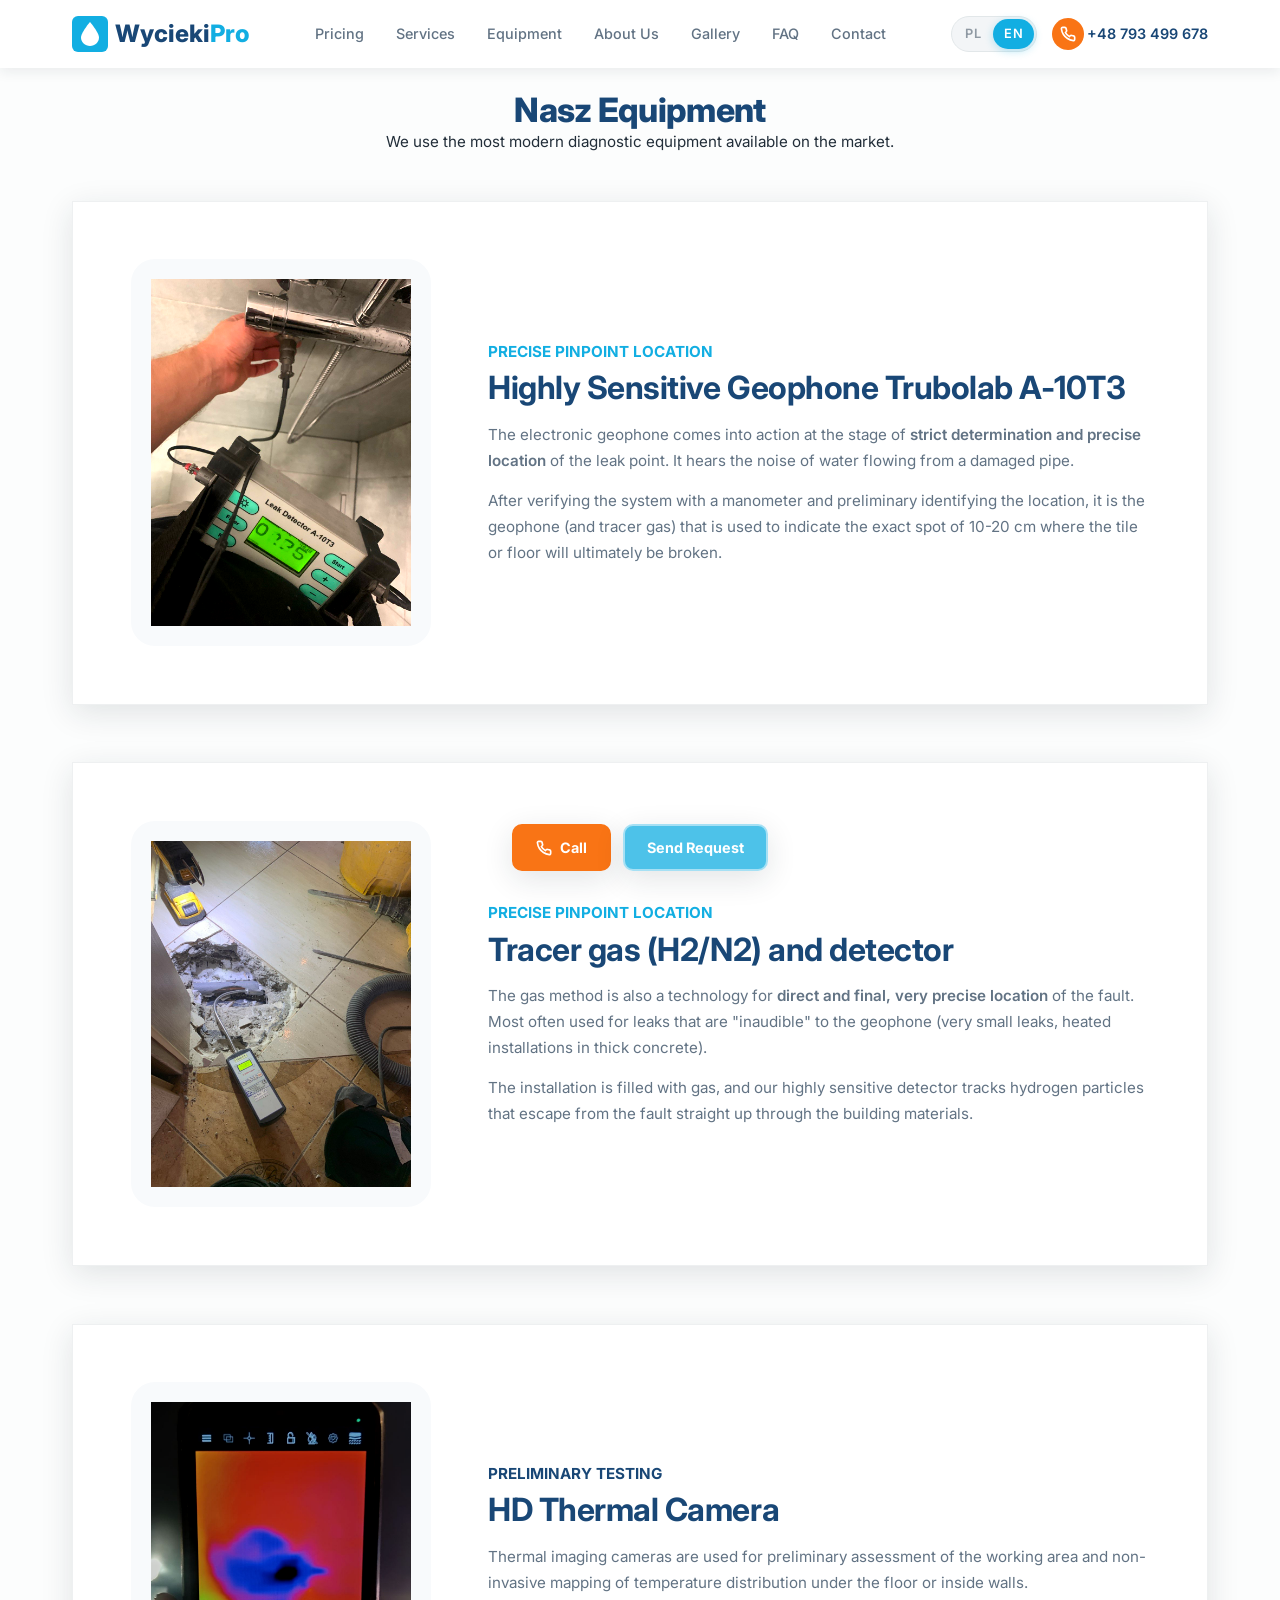
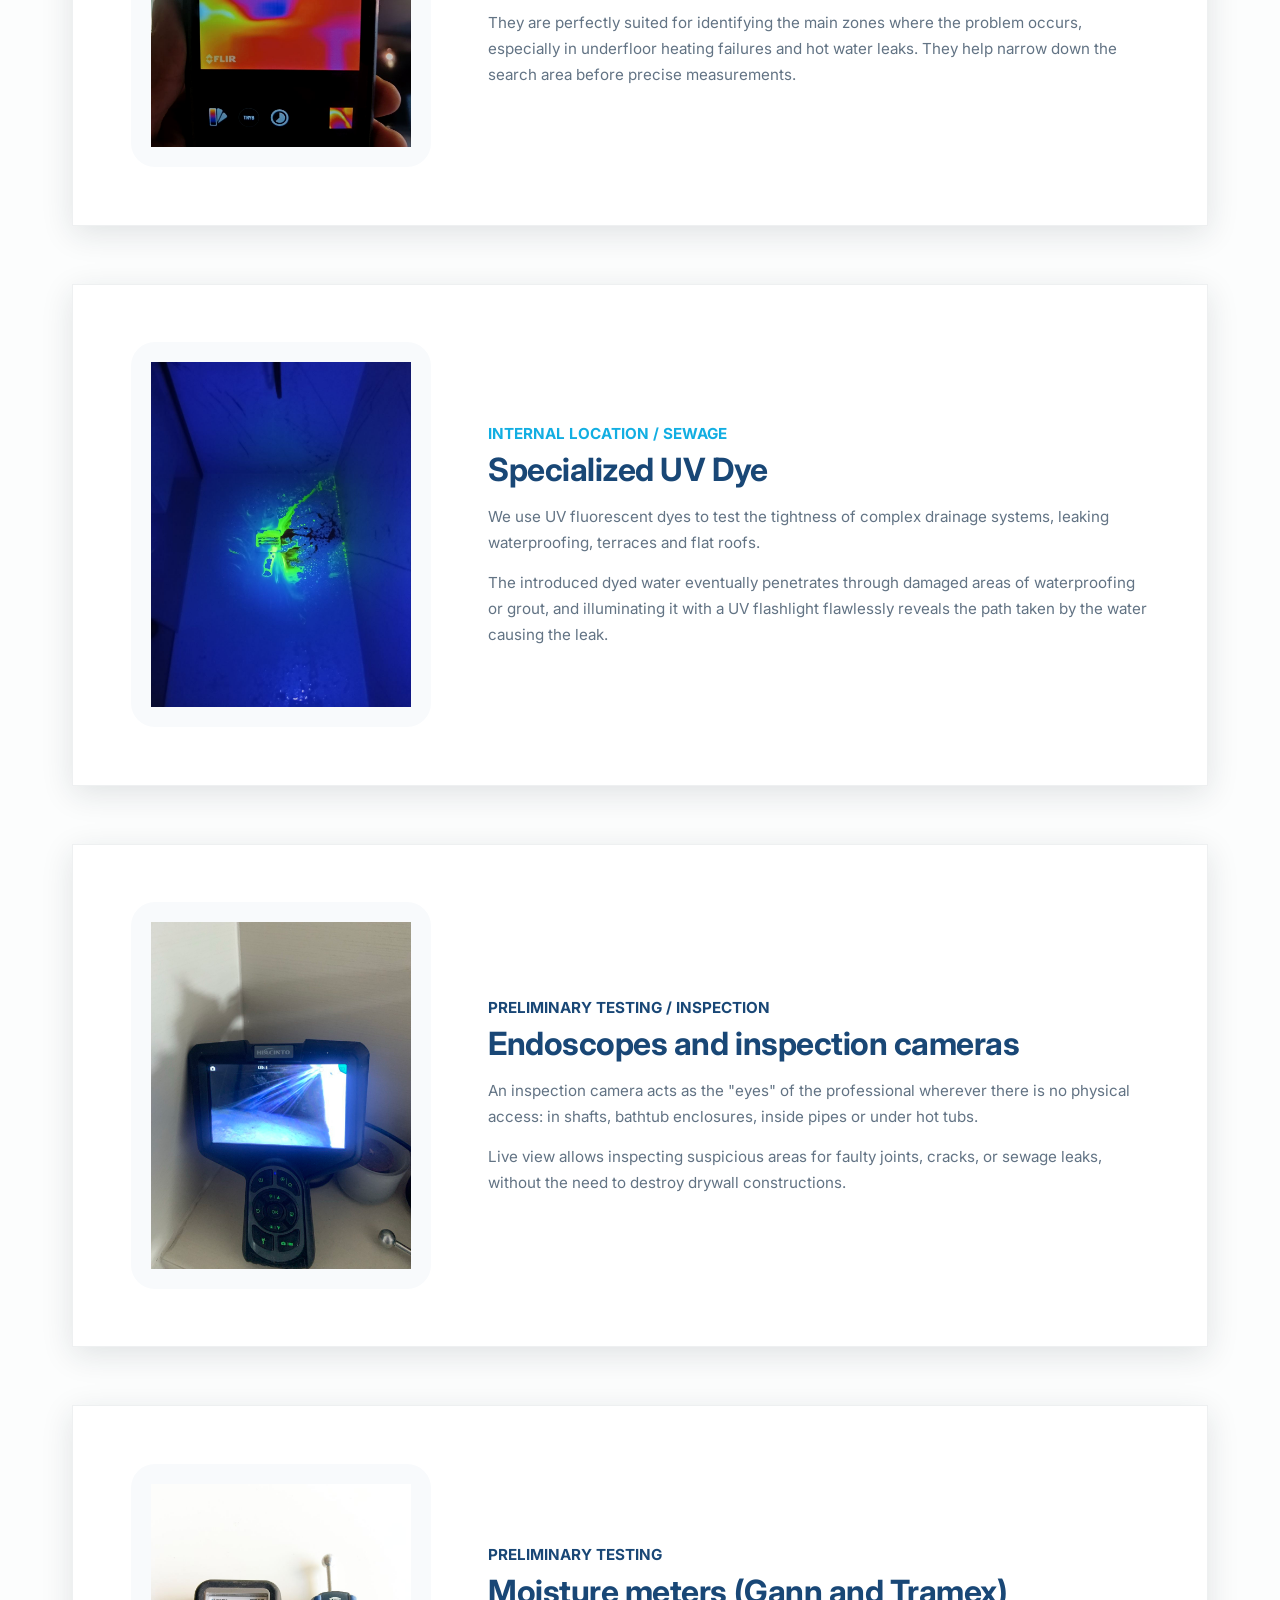
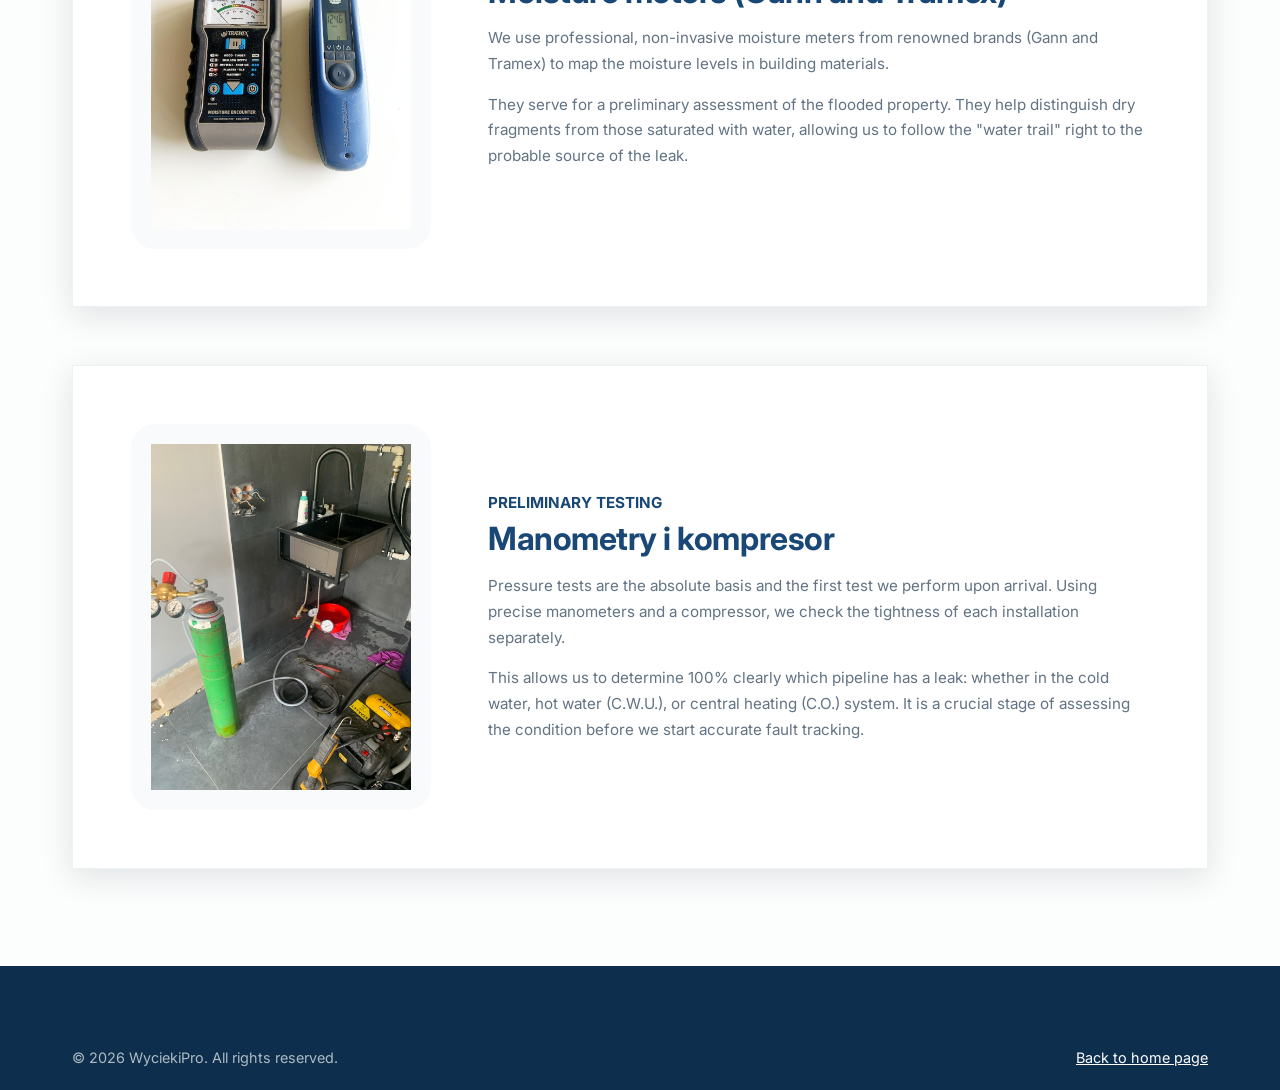
<file: en/sprzet.html>
<!DOCTYPE html>
<html lang="en">

<head>
  <meta charset="UTF-8">
  <meta name="viewport" content="width=device-width, initial-scale=1.0, viewport-fit=cover">
  <title>Equipment Diagnostyczny — WyciekiPro</title>
  <meta name="description" content="Our technologies: geophones, thermal imaging cameras, gas detectors and endoscopes. See how we detect leaks.">
  <link rel="canonical" href="https://wyciekipro.pl/en/sprzet.html">
  <meta property="og:title" content="Equipment Diagnostyczny — WyciekiPro">
  <meta property="og:description" content="Our technologies: geophones, thermal imaging cameras, gas detectors and endoscopes. See how we detect leaks.">
  <meta property="og:type" content="website">
  <meta property="og:url" content="https://wyciekipro.pl/sprzet.html">
  <meta property="og:image" content="https://wyciekipro.pl/images/hero/hero_pc@1x.jpg">
  <link rel="icon" type="image/png" sizes="32x32" href="../images/favicon/favicon-32x32.png">
  <link rel="preconnect" href="https://fonts.googleapis.com">
  <link rel="preconnect" href="https://fonts.gstatic.com" crossorigin>
  <link href="https://fonts.googleapis.com/css2?family=Inter:wght@400;500;600;700;800&display=swap" rel="stylesheet">
  <!-- CSS -->
  <link rel="stylesheet" href="../css/base/reset.css">
  <link rel="stylesheet" href="../css/base/variables.css">
  <link rel="stylesheet" href="../css/base/typography.css">
  <link rel="stylesheet" href="../css/layout/grid.css">
  <link rel="stylesheet" href="../css/layout/responsive.css">
  <link rel="stylesheet" href="../css/components/header.css">
  <link rel="stylesheet" href="../css/components/footer.css">
  <link rel="stylesheet" href="../css/components/equipment.css">
  <link rel="stylesheet" href="../css/components/buttons.css">
  <link rel="stylesheet" href="../css/animations/animations.css">
  <style>
    .subpage {
      padding-top: 90px;
      min-height: calc(100vh - 300px);
    }
    .subpage .section-header {
      margin-bottom: calc(var(--space-3xl) * 0.8);
    }
    .subpage .section-header h1 {
      font-size: clamp(1.5rem, 1.3rem + 1vw, 2.2rem);
    }

    .tech-card {
      background: #fff;
      border-radius: var(--radius-2xl);
      padding: var(--space-3xl);
      border: 1px solid var(--color-border-light);
      margin-bottom: var(--space-3xl);
      display: grid;
      grid-template-columns: 300px 1fr;
      gap: var(--space-3xl);
      align-items: center;
      box-shadow: var(--shadow-lg);
      transition: transform 0.3s ease, box-shadow 0.3s ease;
    }
    .tech-card:hover {
      transform: translateY(-5px);
      box-shadow: var(--shadow-xl);
    }
    .tech-card__img-wrapper {
      background: #f8fafc;
      border-radius: var(--radius-xl);
      padding: 20px;
      display: flex;
      align-items: center;
      justify-content: center;
    }
    .tech-card img {
      width: 100%;
      height: auto;
      object-fit: contain;
    }
    .tech-card h2 {
      font-size: var(--text-2xl);
      color: var(--color-primary);
      margin-bottom: var(--space-md);
    }
    .tech-card p {
      line-height: 1.7;
      color: var(--color-text-light);
    }

    .cta-block {
      padding: var(--space-4xl) 0;
      background: var(--color-bg-alt);
      text-align: center;
    }

    .gallery-cta-fixed {
      position: fixed;
      bottom: var(--space-xl);
      left: 50%;
      transform: translateX(-50%);
      z-index: 100;
      display: flex;
      gap: 12px;
      width: max-content;
    }
    .fixed-btn {
      display: inline-flex;
      align-items: center;
      gap: 8px;
      backdrop-filter: blur(10px);
      -webkit-backdrop-filter: blur(10px);
      padding: 10px 22px;
      border-radius: var(--radius-md);
      font-size: var(--text-sm);
      font-weight: var(--fw-bold);
      text-decoration: none;
      transition: all var(--transition-base);
      white-space: nowrap;
      box-shadow: var(--shadow-lg);
      border: 2px solid transparent;
    }
    .fixed-btn--phone {
      background: var(--color-cta);
      border-color: var(--color-cta);
      color: #fff;
    }
    .fixed-btn--form {
      background: hsla(195, 85%, 48%, 0.75);
      border-color: hsla(0, 0%, 100%, 0.5);
      color: #fff;
    }
    .fixed-btn:hover {
      transform: translateY(-3px);
      box-shadow: var(--shadow-xl);
    }
    .fixed-btn--phone:hover { 
      background: var(--color-cta-hover);
      border-color: var(--color-cta-hover);
      color: #fff;
    }
    .fixed-btn--form:hover { 
      background: var(--color-accent);
      border-color: var(--color-accent);
      color: #fff;
    }

    @media (max-width: 992px) {
      .tech-card {
        grid-template-columns: 1fr;
        text-align: center;
      }
      .tech-card__img-wrapper {
        max-width: 300px;
        margin: 0 auto;
      }
    }

    @media (max-width: 768px) {
      .gallery-cta-fixed {
        bottom: var(--space-lg);
        gap: 10px;
        width: calc(100% - 40px);
        justify-content: center;
      }
      .fixed-btn {
        padding: 10px 14px;
        font-size: 0.8rem;
        flex: 1;
        justify-content: center;
        border-width: 1.5px;
      }
    }
  </style>

  <link rel="alternate" hreflang="pl" href="https://wyciekipro.pl/sprzet.html">
  <link rel="alternate" hreflang="en" href="https://wyciekipro.pl/en/sprzet.html">
  <link rel="alternate" hreflang="x-default" href="https://wyciekipro.pl/sprzet.html">
</head>

<body class="always-scrolled">

  <!-- ═══ HEADER ═══ -->
  <header class="header" id="header">
    <div class="container header__inner">
      <a href="index.html" class="header__logo" id="logo">
        <span class="header__logo-icon">
          <svg width="20" height="24" viewBox="0 0 20 24" fill="none" xmlns="http://www.w3.org/2000/svg"
            aria-hidden="true">
            <path d="M10 0C10 0 1 10.5 1 15.5C1 20.194 5.03 24 10 24C14.97 24 19 20.194 19 15.5C19 10.5 10 0 10 0Z"
              fill="white" />
            <path d="M13.5 18C13.5 16.07 12.43 14.4 10.83 13.56" stroke="rgba(255,255,255,0.4)" stroke-width="1.5"
              stroke-linecap="round" />
          </svg>
        </span>
        <span class="header__logo-text">Wycieki<span>Pro</span></span>
      </a>
      <nav class="nav" id="main-nav">
        <a href="cennik.html" class="nav__link">Pricing</a>
        <a href="uslugi.html" class="nav__link">Services</a>
        <a href="sprzet.html" class="nav__link active">Equipment</a>
        <a href="index.html#process" class="nav__link">About Us</a>
        <a href="galeria.html" class="nav__link">Gallery</a>
        <a href="faq.html" class="nav__link">FAQ</a>
        <a href="index.html#contact" class="nav__link">Contact</a>
      </nav>
      <div class="header__actions">
        <div class="lang-switch" id="lang-switch">
          <a href="../sprzet.html" class="lang-switch__btn">PL</a>
          <a href="sprzet.html" class="lang-switch__btn active">EN</a>
        </div>
        <a href="tel:+48793499678" class="header__phone" id="header-phone">
          <span class="header__phone-icon"><svg width="16" height="16" viewBox="0 0 24 24" fill="none" stroke="#fff"
              stroke-width="2.5" stroke-linecap="round" stroke-linejoin="round">
              <path
                d="M22 16.92v3a2 2 0 0 1-2.18 2 19.79 19.79 0 0 1-8.63-3.07 19.5 19.5 0 0 1-6-6 19.79 19.79 0 0 1-3.07-8.67A2 2 0 0 1 4.11 2h3a2 2 0 0 1 2 1.72c.13.81.36 1.6.7 2.81a2 2 0 0 1-.45 2.11L8.09 9.91a16 16 0 0 0 6 6l1.27-1.27a2 2 0 0 1 2.11-.45c1.21.34 2 .57 2.81.7A2 2 0 0 1 22 16.92z" />
            </svg></span>
          <span class="header__phone-number">+48 793 499 678</span>
        </a>
      </div>
      <button class="hamburger" id="hamburger" aria-label="Menu">
        <span></span><span></span><span></span>
      </button>
    </div>
  </header>

  <!-- Mobile Menu -->
  <div class="mobile-menu" id="mobile-menu">
    <a href="index.html" class="nav__link">Home</a>
    <a href="cennik.html" class="nav__link">Pricing</a>
    <a href="uslugi.html" class="nav__link">Services</a>
    <a href="sprzet.html" class="nav__link active">Equipment</a>
    <a href="index.html#process" class="nav__link">About Us</a>
    <a href="galeria.html" class="nav__link">Gallery</a>
    <a href="faq.html" class="nav__link">FAQ</a>
    <a href="index.html#contact" class="nav__link">Contact</a>
    <a href="tel:+48793499678" class="btn btn--phone mobile-menu__phone"><svg width="18" height="18" viewBox="0 0 24 24"
        fill="none" stroke="#fff" stroke-width="2.5" stroke-linecap="round" stroke-linejoin="round">
        <path
          d="M22 16.92v3a2 2 0 0 1-2.18 2 19.79 19.79 0 0 1-8.63-3.07 19.5 19.5 0 0 1-6-6 19.79 19.79 0 0 1-3.07-8.67A2 2 0 0 1 4.11 2h3a2 2 0 0 1 2 1.72c.13.81.36 1.6.7 2.81a2 2 0 0 1-.45 2.11L8.09 9.91a16 16 0 0 0 6 6l1.27-1.27a2 2 0 0 1 2.11-.45c1.21.34 2 .57 2.81.7A2 2 0 0 1 22 16.92z" />
      </svg> +48 793 499 678</a>
  </div>

  <!-- ═══ EQUIPMENT ═══ -->
  <section class="subpage section">
    <div class="container">
      <div class="gallery-cta-fixed">
        <a href="tel:+48793499678" class="fixed-btn fixed-btn--phone">
          <svg width="16" height="16" viewBox="0 0 24 24" fill="none" stroke="currentColor" stroke-width="2.5" stroke-linecap="round" stroke-linejoin="round"><path d="M22 16.92v3a2 2 0 0 1-2.18 2 19.79 19.79 0 0 1-8.63-3.07 19.5 19.5 0 0 1-6-6 19.79 19.79 0 0 1-3.07-8.67A2 2 0 0 1 4.11 2h3a2 2 0 0 1 2 1.72c.13.81.36 1.6.7 2.81a2 2 0 0 1-.45 2.11L8.09 9.91a16 16 0 0 0 6 6l1.27-1.27a2 2 0 0 1 2.11-.45c1.21.34 2 .57 2.81.7A2 2 0 0 1 22 16.92z"/></svg>
          Call
        </a>
        <a href="index.html#contact" class="fixed-btn fixed-btn--form" onclick="openModal(event)">
          Send Request
        </a>
      </div>
      <div class="section-header">
        <h1>Nasz Equipment</h1>
        <p>We use the most modern diagnostic equipment available on the market.</p>
      </div>

      <!-- 1. Geofon -->
      <div class="tech-card reveal">
        <div class="tech-card__img-wrapper">
          <img src="../images/gallery/skuteczne-wykrywanie-geofonem.jpg" alt="Geofon" style="filter: contrast(1.1) brightness(1.1) saturate(1.1);">
        </div>
        <div>
          <div class="badge" style="color: var(--color-accent); font-weight: 700; margin-bottom: 5px;">PRECISE PINPOINT LOCATION</div>
          <h2>Highly Sensitive Geophone Trubolab A-10T3</h2>
          <p>The electronic geophone comes into action at the stage of <strong>strict determination and precise location</strong> of the leak point. It hears the noise of water flowing from a damaged pipe.</p>
          <p style="margin-top: var(--space-sm);">After verifying the system with a manometer and preliminary identifying the location, it is the geophone (and tracer gas) that is used to indicate the exact spot of 10-20 cm where the tile or floor will ultimately be broken.</p>
        </div>
      </div>

      <!-- 2. Gaz -->
      <div class="tech-card reveal">
        <div class="tech-card__img-wrapper">
          <img src="../images/gallery/lokalizacja-wycieku-gazem.jpg" alt="Detektor gazu">
        </div>
        <div>
          <div class="badge" style="color: var(--color-accent); font-weight: 700; margin-bottom: 5px;">PRECISE PINPOINT LOCATION</div>
          <h2>Tracer gas (H2/N2) and detector</h2>
          <p>The gas method is also a technology for <strong>direct and final, very precise location</strong> of the fault. Most often used for leaks that are "inaudible" to the geophone (very small leaks, heated installations in thick concrete).</p>
          <p style="margin-top: var(--space-sm);">The installation is filled with gas, and our highly sensitive detector tracks hydrogen particles that escape from the fault straight up through the building materials.</p>
        </div>
      </div>

      <!-- 3. Thermal Imaging -->
      <div class="tech-card reveal">
        <div class="tech-card__img-wrapper">
          <img src="../images/gallery/wykrywanie-termowizyjne.jpg" alt="Thermal imaging camera" style="filter: contrast(1.05);">
        </div>
        <div>
          <div class="badge" style="color: var(--color-primary); font-weight: 700; margin-bottom: 5px;">PRELIMINARY TESTING</div>
          <h2>HD Thermal Camera</h2>
          <p>Thermal imaging cameras are used for preliminary assessment of the working area and non-invasive mapping of temperature distribution under the floor or inside walls.</p>
          <p style="margin-top: var(--space-sm);">They are perfectly suited for identifying the main zones where the problem occurs, especially in underfloor heating failures and hot water leaks. They help narrow down the search area before precise measurements.</p>
        </div>
      </div>

      <!-- 4. Barwnik UV -->
      <div class="tech-card reveal">
        <div class="tech-card__img-wrapper">
          <img src="../images/gallery/barwnik-uv.jpg" alt="Barwnik UV">
        </div>
        <div>
          <div class="badge" style="color: var(--color-accent); font-weight: 700; margin-bottom: 5px;">INTERNAL LOCATION / SEWAGE</div>
          <h2>Specialized UV Dye</h2>
          <p>We use UV fluorescent dyes to test the tightness of complex drainage systems, leaking waterproofing, terraces and flat roofs.</p>
          <p style="margin-top: var(--space-sm);">The introduced dyed water eventually penetrates through damaged areas of waterproofing or grout, and illuminating it with a UV flashlight flawlessly reveals the path taken by the water causing the leak.</p>
        </div>
      </div>

      <!-- 5. Endoskopy -->
      <div class="tech-card reveal">
        <div class="tech-card__img-wrapper">
          <img src="../images/gallery/kamera-endoskopowa-wyciek.jpg" alt="Endoskop">
        </div>
        <div>
          <div class="badge" style="color: var(--color-primary); font-weight: 700; margin-bottom: 5px;">PRELIMINARY TESTING / INSPECTION</div>
          <h2>Endoscopes and inspection cameras</h2>
          <p>An inspection camera acts as the "eyes" of the professional wherever there is no physical access: in shafts, bathtub enclosures, inside pipes or under hot tubs.</p>
          <p style="margin-top: var(--space-sm);">Live view allows inspecting suspicious areas for faulty joints, cracks, or sewage leaks, without the need to destroy drywall constructions.</p>
        </div>
      </div>

      <!-- 6. Mierniki -->
      <div class="tech-card reveal">
        <div class="tech-card__img-wrapper">
          <img src="../images/gallery/miernik-wilgotnosci.jpg" alt="Mierniki wilgotności">
        </div>
        <div>
          <div class="badge" style="color: var(--color-primary); font-weight: 700; margin-bottom: 5px;">PRELIMINARY TESTING</div>
          <h2>Moisture meters (Gann and Tramex)</h2>
          <p>We use professional, non-invasive moisture meters from renowned brands (Gann and Tramex) to map the moisture levels in building materials.</p>
          <p style="margin-top: var(--space-sm);">They serve for a preliminary assessment of the flooded property. They help distinguish dry fragments from those saturated with water, allowing us to follow the "water trail" right to the probable source of the leak.</p>
        </div>
      </div>

      <!-- 7. Manometry i kompresor -->
      <div class="tech-card reveal">
        <div class="tech-card__img-wrapper">
          <img src="../images/gallery/proby-cisnieniowe.jpg" alt="Manometry i kompresor">
        </div>
        <div>
          <div class="badge" style="color: var(--color-primary); font-weight: 700; margin-bottom: 5px;">PRELIMINARY TESTING</div>
          <h2>Manometry i kompresor</h2>
          <p>Pressure tests are the absolute basis and the first test we perform upon arrival. Using precise manometers and a compressor, we check the tightness of each installation separately.</p>
          <p style="margin-top: var(--space-sm);">This allows us to determine 100% clearly which pipeline has a leak: whether in the cold water, hot water (C.W.U.), or central heating (C.O.) system. It is a crucial stage of assessing the condition before we start accurate fault tracking.</p>
        </div>
      </div>
    </div>
  </section>


  <!-- ═══ FOOTER ═══ -->
  <footer class="footer">
    <div class="container">
      <div class="footer__bottom">
        <span>© 2026 WyciekiPro. All rights reserved.</span>
        <a href="index.html" style="color: #fff; text-decoration: underline;">Back to home page</a>
      </div>
    </div>
  </footer>

  <script src="../js/main.js"></script>
</body>
</html>
</file>
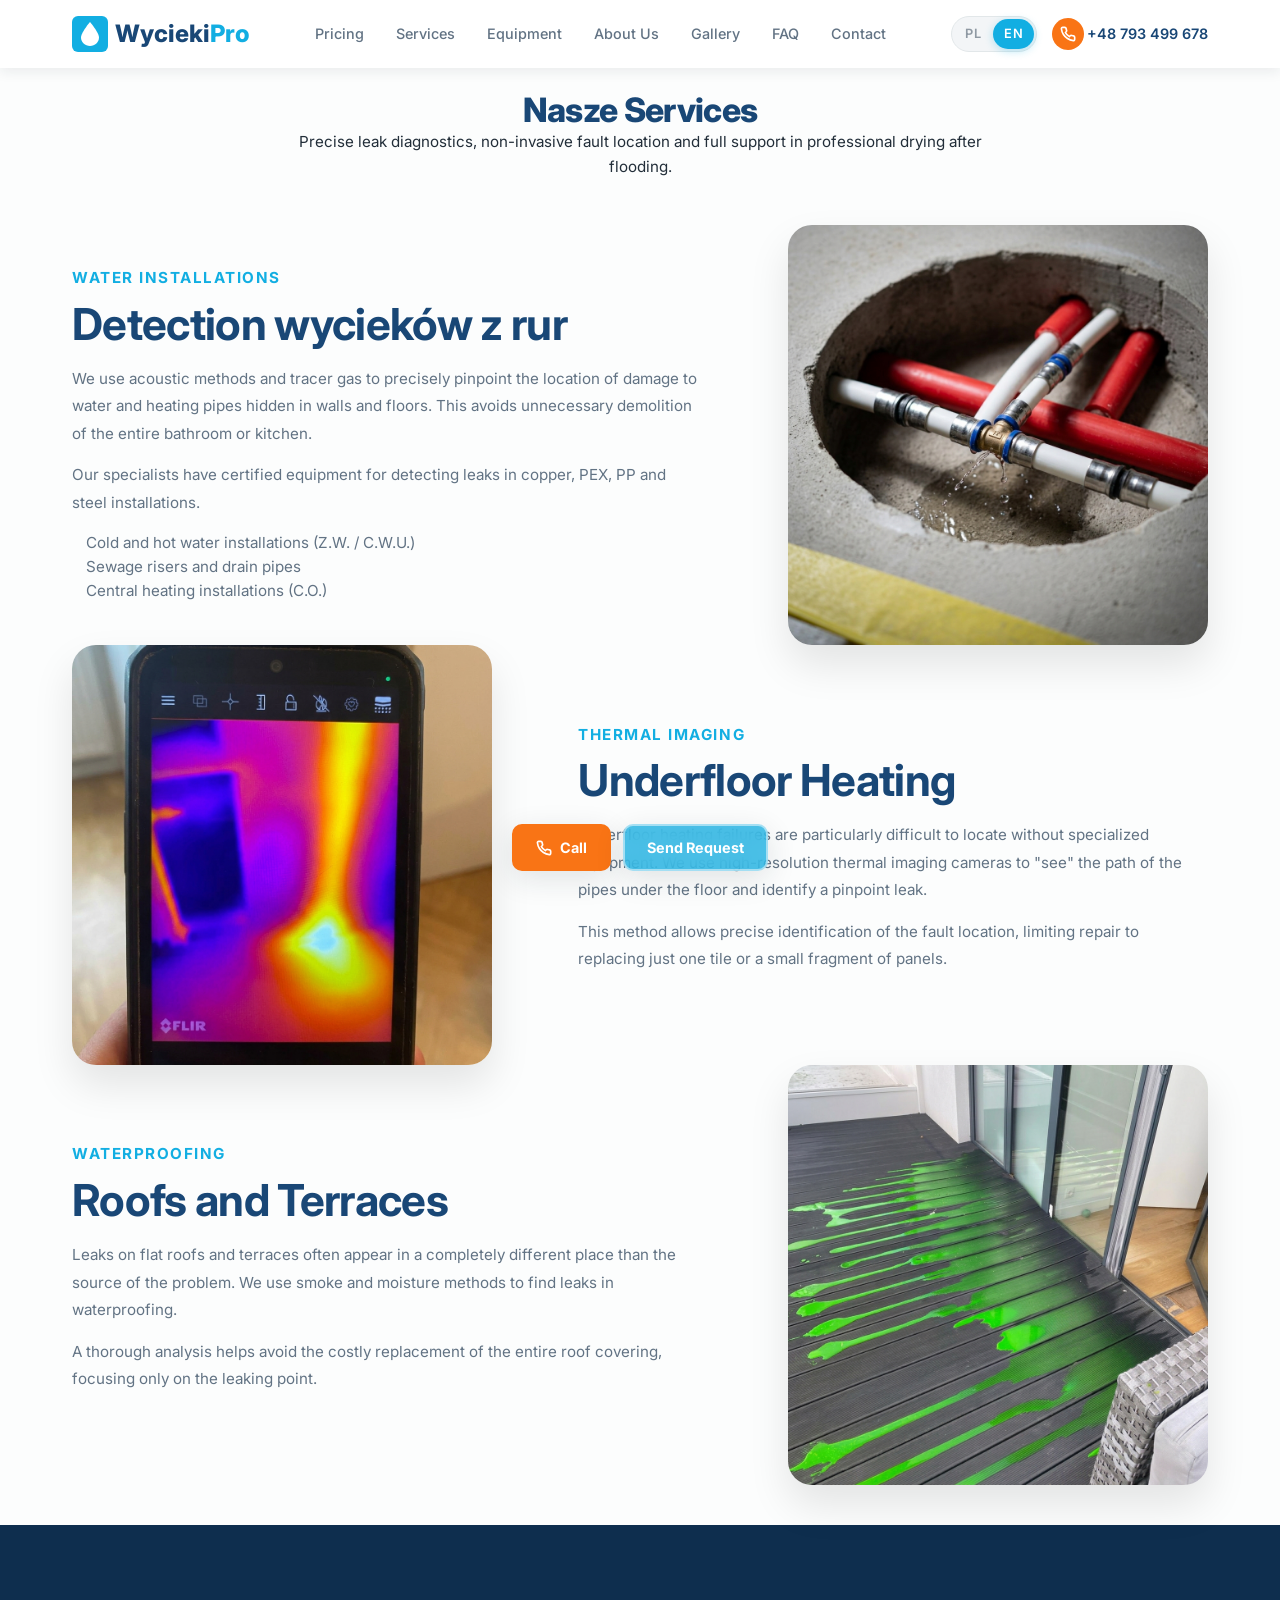
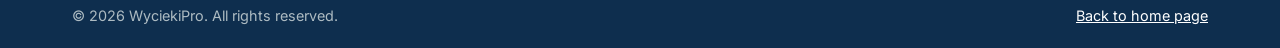
<file: en/uslugi.html>
<!DOCTYPE html>
<html lang="en">

<head>
  <meta charset="UTF-8">
  <meta name="viewport" content="width=device-width, initial-scale=1.0, viewport-fit=cover">
  <title>Services — WyciekiPro</title>
  <meta name="description" content="Szczegółowy opis usług wykrywania wycieków wody. Detection wycieków z rur, ogrzewania podłogowego, dachów i kanalizacji.">
  <link rel="canonical" href="https://wyciekipro.pl/en/uslugi.html">
  <meta property="og:title" content="Services — WyciekiPro">
  <meta property="og:description" content="Szczegółowy opis usług wykrywania wycieków wody. Detection wycieków z rur, ogrzewania podłogowego, dachów i kanalizacji.">
  <meta property="og:type" content="website">
  <meta property="og:url" content="https://wyciekipro.pl/uslugi.html">
  <meta property="og:image" content="https://wyciekipro.pl/images/hero/hero_pc@1x.jpg">
  <link rel="icon" type="image/png" sizes="32x32" href="../images/favicon/favicon-32x32.png">
  <link rel="preconnect" href="https://fonts.googleapis.com">
  <link rel="preconnect" href="https://fonts.gstatic.com" crossorigin>
  <link href="https://fonts.googleapis.com/css2?family=Inter:wght@400;500;600;700;800&display=swap" rel="stylesheet">
  <!-- CSS -->
  <link rel="stylesheet" href="../css/base/reset.css">
  <link rel="stylesheet" href="../css/base/variables.css">
  <link rel="stylesheet" href="../css/base/typography.css">
  <link rel="stylesheet" href="../css/layout/grid.css">
  <link rel="stylesheet" href="../css/layout/responsive.css">
  <link rel="stylesheet" href="../css/components/header.css">
  <link rel="stylesheet" href="../css/components/footer.css">
  <link rel="stylesheet" href="../css/components/cards.css">
  <link rel="stylesheet" href="../css/components/buttons.css">
  <link rel="stylesheet" href="../css/animations/animations.css">
  <style>
    .subpage {
      padding-top: 90px;
      min-height: calc(100vh - 300px);
    }
    .subpage .section-header {
      margin-bottom: calc(var(--space-3xl) * 0.8);
    }
    .subpage .section-header h1 {
      font-size: clamp(1.5rem, 1.3rem + 1vw, 2.2rem);
    }

    .service-detail__item {
      display: grid;
      grid-template-columns: 1.2fr 0.8fr;
      gap: var(--space-4xl);
      align-items: center;
      margin-bottom: var(--space-5xl);
    }
    .service-detail__item:nth-child(even) {
      direction: rtl;
    }
    .service-detail__item:nth-child(even) .service-detail__content {
      direction: ltr;
    }
    .service-detail__content h2 {
      font-size: var(--text-3xl);
      color: var(--color-primary);
      margin-bottom: var(--space-md);
    }
    .service-detail__content p {
      font-size: var(--text-base);
      color: var(--color-text-light);
      line-height: 1.8;
      margin-bottom: var(--space-md);
    }
    .service-detail__img-wrapper {
      position: relative;
      border-radius: var(--radius-xl);
      overflow: hidden;
      box-shadow: 0 20px 40px rgba(0,0,0,0.1);
    }
    .service-detail__img {
      width: 100%;
      display: block;
      transition: transform 0.6s ease;
    }
    .service-detail__img-wrapper:hover .service-detail__img {
      transform: scale(1.05);
    }

    .cta-block {
      padding: var(--space-4xl) 0;
      background: var(--color-bg-alt);
      text-align: center;
    }
    .cta-card {
      background: linear-gradient(135deg, #fff, #f8fafc);
      padding: var(--space-3xl);
      border-radius: var(--radius-2xl);
      box-shadow: var(--shadow-xl);
      border: 1px solid var(--color-border-light);
    }
    
    .gallery-cta-fixed {
      position: fixed;
      bottom: var(--space-xl);
      left: 50%;
      transform: translateX(-50%);
      z-index: 100;
      display: flex;
      gap: 12px;
      width: max-content;
    }
    .fixed-btn {
      display: inline-flex;
      align-items: center;
      gap: 8px;
      backdrop-filter: blur(10px);
      -webkit-backdrop-filter: blur(10px);
      padding: 10px 22px;
      border-radius: var(--radius-md);
      font-size: var(--text-sm);
      font-weight: var(--fw-bold);
      text-decoration: none;
      transition: all var(--transition-base);
      white-space: nowrap;
      box-shadow: var(--shadow-lg);
      border: 2px solid transparent;
    }
    .fixed-btn--phone {
      background: var(--color-cta);
      border-color: var(--color-cta);
      color: #fff;
    }
    .fixed-btn--form {
      background: hsla(195, 85%, 48%, 0.75);
      border-color: hsla(0, 0%, 100%, 0.5);
      color: #fff;
    }
    .fixed-btn:hover {
      transform: translateY(-3px);
      box-shadow: var(--shadow-xl);
    }
    .fixed-btn--phone:hover { 
      background: var(--color-cta-hover);
      border-color: var(--color-cta-hover);
      color: #fff;
    }
    .fixed-btn--form:hover { 
      background: var(--color-accent);
      border-color: var(--color-accent);
      color: #fff;
    }

    @media (max-width: 992px) {
      .service-detail__item {
        grid-template-columns: 1fr;
        gap: var(--space-2xl);
      }
    }

    @media (max-width: 768px) {
      .gallery-cta-fixed {
        bottom: var(--space-lg);
        gap: 10px;
        width: calc(100% - 40px);
        justify-content: center;
      }
      .fixed-btn {
        padding: 10px 14px;
        font-size: 0.8rem;
        flex: 1;
        justify-content: center;
        border-width: 1.5px;
      }
    }
  </style>

  <link rel="alternate" hreflang="pl" href="https://wyciekipro.pl/uslugi.html">
  <link rel="alternate" hreflang="en" href="https://wyciekipro.pl/en/uslugi.html">
  <link rel="alternate" hreflang="x-default" href="https://wyciekipro.pl/uslugi.html">
</head>

<body class="always-scrolled">

  <!-- ═══ HEADER ═══ -->
  <header class="header" id="header">
    <div class="container header__inner">
      <a href="index.html" class="header__logo" id="logo">
        <span class="header__logo-icon">
          <svg width="20" height="24" viewBox="0 0 20 24" fill="none" xmlns="http://www.w3.org/2000/svg"
            aria-hidden="true">
            <path d="M10 0C10 0 1 10.5 1 15.5C1 20.194 5.03 24 10 24C14.97 24 19 20.194 19 15.5C19 10.5 10 0 10 0Z"
              fill="white" />
            <path d="M13.5 18C13.5 16.07 12.43 14.4 10.83 13.56" stroke="rgba(255,255,255,0.4)" stroke-width="1.5"
              stroke-linecap="round" />
          </svg>
        </span>
        <span class="header__logo-text">Wycieki<span>Pro</span></span>
      </a>
      <nav class="nav" id="main-nav">
        <a href="cennik.html" class="nav__link">Pricing</a>
        <a href="uslugi.html" class="nav__link active">Services</a>
        <a href="sprzet.html" class="nav__link">Equipment</a>
        <a href="index.html#process" class="nav__link">About Us</a>
        <a href="galeria.html" class="nav__link">Gallery</a>
        <a href="faq.html" class="nav__link">FAQ</a>
        <a href="index.html#contact" class="nav__link">Contact</a>
      </nav>
      <div class="header__actions">
        <div class="lang-switch" id="lang-switch">
          <a href="../uslugi.html" class="lang-switch__btn">PL</a>
          <a href="uslugi.html" class="lang-switch__btn active">EN</a>
        </div>
        <a href="tel:+48793499678" class="header__phone" id="header-phone">
          <span class="header__phone-icon"><svg width="16" height="16" viewBox="0 0 24 24" fill="none" stroke="#fff"
              stroke-width="2.5" stroke-linecap="round" stroke-linejoin="round">
              <path
                d="M22 16.92v3a2 2 0 0 1-2.18 2 19.79 19.79 0 0 1-8.63-3.07 19.5 19.5 0 0 1-6-6 19.79 19.79 0 0 1-3.07-8.67A2 2 0 0 1 4.11 2h3a2 2 0 0 1 2 1.72c.13.81.36 1.6.7 2.81a2 2 0 0 1-.45 2.11L8.09 9.91a16 16 0 0 0 6 6l1.27-1.27a2 2 0 0 1 2.11-.45c1.21.34 2 .57 2.81.7A2 2 0 0 1 22 16.92z" />
            </svg></span>
          <span class="header__phone-number">+48 793 499 678</span>
        </a>
      </div>
      <button class="hamburger" id="hamburger" aria-label="Menu">
        <span></span><span></span><span></span>
      </button>
    </div>
  </header>

  <!-- Mobile Menu -->
  <div class="mobile-menu" id="mobile-menu">
    <a href="index.html" class="nav__link">Home</a>
    <a href="cennik.html" class="nav__link">Pricing</a>
    <a href="uslugi.html" class="nav__link active">Services</a>
    <a href="sprzet.html" class="nav__link">Equipment</a>
    <a href="index.html#process" class="nav__link">About Us</a>
    <a href="galeria.html" class="nav__link">Gallery</a>
    <a href="faq.html" class="nav__link">FAQ</a>
    <a href="index.html#contact" class="nav__link">Contact</a>
    <a href="tel:+48793499678" class="btn btn--phone mobile-menu__phone"><svg width="18" height="18" viewBox="0 0 24 24"
        fill="none" stroke="#fff" stroke-width="2.5" stroke-linecap="round" stroke-linejoin="round">
        <path
          d="M22 16.92v3a2 2 0 0 1-2.18 2 19.79 19.79 0 0 1-8.63-3.07 19.5 19.5 0 0 1-6-6 19.79 19.79 0 0 1-3.07-8.67A2 2 0 0 1 4.11 2h3a2 2 0 0 1 2 1.72c.13.81.36 1.6.7 2.81a2 2 0 0 1-.45 2.11L8.09 9.91a16 16 0 0 0 6 6l1.27-1.27a2 2 0 0 1 2.11-.45c1.21.34 2 .57 2.81.7A2 2 0 0 1 22 16.92z" />
      </svg> +48 793 499 678</a>
  </div>

  <!-- ═══ SERVICES ═══ -->
  <section class="subpage section">
    <div class="container">
      <div class="gallery-cta-fixed">
        <a href="tel:+48793499678" class="fixed-btn fixed-btn--phone">
          <svg width="16" height="16" viewBox="0 0 24 24" fill="none" stroke="currentColor" stroke-width="2.5" stroke-linecap="round" stroke-linejoin="round"><path d="M22 16.92v3a2 2 0 0 1-2.18 2 19.79 19.79 0 0 1-8.63-3.07 19.5 19.5 0 0 1-6-6 19.79 19.79 0 0 1-3.07-8.67A2 2 0 0 1 4.11 2h3a2 2 0 0 1 2 1.72c.13.81.36 1.6.7 2.81a2 2 0 0 1-.45 2.11L8.09 9.91a16 16 0 0 0 6 6l1.27-1.27a2 2 0 0 1 2.11-.45c1.21.34 2 .57 2.81.7A2 2 0 0 1 22 16.92z"/></svg>
          Call
        </a>
        <a href="index.html#contact" class="fixed-btn fixed-btn--form" onclick="openModal(event)">
          Send Request
        </a>
      </div>
      <div class="section-header">
        <h1>Nasze Services</h1>
        <p>Precise leak diagnostics, non-invasive fault location and full support in professional drying after flooding.</p>
      </div>

      <div class="service-detail__item reveal">
        <div class="service-detail__content">
          <div class="badge" style="margin-bottom: var(--space-sm); color: var(--color-accent); font-weight: 700; text-transform: uppercase; letter-spacing: 0.1em;">Water Installations</div>
          <h2>Detection wycieków z rur</h2>
          <p>We use acoustic methods and tracer gas to precisely pinpoint the location of damage to water and heating pipes hidden in walls and floors. This avoids unnecessary demolition of the entire bathroom or kitchen.</p>
          <p>Our specialists have certified equipment for detecting leaks in copper, PEX, PP and steel installations.</p>
          <ul style="margin-top: var(--space-md); padding-left: var(--space-md); color: var(--color-text-light);">
            <li>Cold and hot water installations (Z.W. / C.W.U.)</li>
            <li>Sewage risers and drain pipes</li>
            <li>Central heating installations (C.O.)</li>
          </ul>
        </div>
        <div class="service-detail__img-wrapper">
          <img src="../images/pipe_leak_pc.png" alt="Detection wycieków z rur" class="service-detail__img">
        </div>
      </div>

      <div class="service-detail__item reveal">
        <div class="service-detail__content">
          <div class="badge" style="margin-bottom: var(--space-sm); color: var(--color-accent); font-weight: 700; text-transform: uppercase; letter-spacing: 0.1em;">Thermal Imaging</div>
          <h2>Underfloor Heating</h2>
          <p>Underfloor heating failures are particularly difficult to locate without specialized equipment. We use high-resolution thermal imaging cameras to "see" the path of the pipes under the floor and identify a pinpoint leak.</p>
          <p>This method allows precise identification of the fault location, limiting repair to replacing just one tile or a small fragment of panels.</p>
        </div>
        <div class="service-detail__img-wrapper">
          <img src="../images/heating.png" alt="Underfloor Heating" class="service-detail__img">
        </div>
      </div>

      <div class="service-detail__item reveal">
        <div class="service-detail__content">
          <div class="badge" style="margin-bottom: var(--space-sm); color: var(--color-accent); font-weight: 700; text-transform: uppercase; letter-spacing: 0.1em;">Waterproofing</div>
          <h2>Roofs and Terraces</h2>
          <p>Leaks on flat roofs and terraces often appear in a completely different place than the source of the problem. We use smoke and moisture methods to find leaks in waterproofing.</p>
          <p>A thorough analysis helps avoid the costly replacement of the entire roof covering, focusing only on the leaking point.</p>
        </div>
        <div class="service-detail__img-wrapper">
          <img src="../images/roof.png" alt="Roofs and Terraces" class="service-detail__img">
        </div>
      </div>
    </div>
  </section>


  <!-- ═══ FOOTER ═══ -->
  <footer class="footer">
    <div class="container">
      <div class="footer__bottom">
        <span>© 2026 WyciekiPro. All rights reserved.</span>
        <a href="index.html" style="color: #fff; text-decoration: underline;">Back to home page</a>
      </div>
    </div>
  </footer>

  <script src="../js/main.js"></script>
</body>
</html>
</file>
<file: css/base/variables.css>
/* ==========================================================================
   WyciekiPro — Design Tokens (CSS Custom Properties)
   Light aqua/water theme — professional, clean, trustworthy
   ========================================================================== */

:root {
  /* ── Color Palette ─────────────────────────────────────────────────── */
  
  /* Primary — Deep professional blue (trust & reliability) */
  --color-primary: hsl(210, 65%, 28%);
  --color-primary-light: hsl(210, 55%, 40%);
  --color-primary-dark: hsl(210, 70%, 18%);
  
  /* Accent — Aqua/Cyan (water, freshness, clarity) */
  --color-accent: hsl(195, 85%, 48%);
  --color-accent-light: hsl(195, 90%, 62%);
  --color-accent-dark: hsl(195, 80%, 38%);
  --color-accent-glow: hsla(195, 100%, 55%, 0.3);
  
  /* CTA / Emergency — Warm amber/orange */
  --color-cta: hsl(25, 95%, 53%);
  --color-cta-hover: hsl(25, 95%, 60%);
  --color-cta-dark: hsl(25, 90%, 45%);
  
  /* Success */
  --color-success: hsl(155, 65%, 42%);
  
  /* Backgrounds — Light, airy, water-inspired */
  --color-bg: hsl(200, 20%, 99%);
  --color-bg-alt: hsl(200, 18%, 96%);
  --color-bg-card: hsl(0, 0%, 100%);
  --color-bg-hero: linear-gradient(135deg, hsl(210, 65%, 28%) 0%, hsl(200, 55%, 35%) 50%, hsl(195, 60%, 42%) 100%);
  --color-bg-section-dark: hsl(210, 50%, 24%);
  
  /* Text */
  --color-text: hsl(210, 25%, 18%);
  --color-text-light: hsl(210, 15%, 45%);
  --color-text-muted: hsl(210, 10%, 60%);
  --color-text-on-dark: hsl(200, 20%, 95%);
  --color-text-on-dark-muted: hsl(200, 15%, 72%);
  
  /* Borders & Shadows */
  --color-border: hsl(200, 15%, 90%);
  --color-border-light: hsl(200, 10%, 94%);
  --shadow-sm: 0 1px 3px hsla(210, 30%, 15%, 0.06);
  --shadow-md: 0 4px 12px hsla(210, 30%, 15%, 0.08);
  --shadow-lg: 0 8px 30px hsla(210, 30%, 15%, 0.12);
  --shadow-xl: 0 16px 50px hsla(210, 30%, 15%, 0.15);
  --shadow-accent: 0 4px 20px hsla(195, 85%, 48%, 0.2);
  --shadow-card-hover: 0 12px 40px hsla(195, 85%, 48%, 0.15);
  
  /* ── Typography ────────────────────────────────────────────────────── */
  --font-heading: 'Inter', 'Segoe UI', system-ui, -apple-system, sans-serif;
  --font-body: 'Inter', 'Segoe UI', system-ui, -apple-system, sans-serif;
  --font-mono: 'Roboto Mono', 'Consolas', monospace;
  
  /* Font sizes — fluid scale */
  --text-xs: clamp(0.7rem, 0.65rem + 0.25vw, 0.8rem);
  --text-sm: clamp(0.8rem, 0.75rem + 0.25vw, 0.9rem);
  --text-base: clamp(0.81rem, 0.77rem + 0.25vw, 0.95rem); /* Reduced 15% mobile, 10% PC */
  --text-lg: clamp(1.1rem, 1rem + 0.5vw, 1.25rem);
  --text-xl: clamp(1.25rem, 1.1rem + 0.75vw, 1.5rem);
  --text-2xl: clamp(1.5rem, 1.25rem + 1.25vw, 2rem);
  --text-3xl: clamp(1.85rem, 1.5rem + 1.75vw, 2.75rem);
  --text-4xl: clamp(2.25rem, 1.75rem + 2.5vw, 3.5rem);
  
  /* Font weights */
  --fw-regular: 400;
  --fw-medium: 500;
  --fw-semibold: 600;
  --fw-bold: 700;
  --fw-extrabold: 800;
  
  /* Line heights */
  --lh-tight: 1.2;
  --lh-snug: 1.35;
  --lh-normal: 1.6;
  --lh-relaxed: 1.75;
  
  /* ── Spacing (reduced ~10%) ──────────────────────────────────────────── */
  --space-xs: 0.2rem;     /* 3px */
  --space-sm: 0.45rem;    /* 7px */
  --space-md: 0.9rem;     /* 14px */
  --space-lg: 1.35rem;    /* 22px */
  --space-xl: 1.8rem;     /* 29px */
  --space-2xl: 2.7rem;    /* 43px */
  --space-3xl: 3.6rem;    /* 58px */
  --space-4xl: 5.4rem;    /* 86px */
  --space-section: clamp(1.4rem, 1.1rem + 1.8vw, 2.5rem);
  
  /* ── Layout ────────────────────────────────────────────────────────── */
  --container-max: 1200px;
  --container-narrow: 900px;
  --container-padding: clamp(1rem, 0.5rem + 2.5vw, 2rem);
  
  /* ── Border Radius ─────────────────────────────────────────────────── */
  --radius-sm: 6px;
  --radius-md: 10px;
  --radius-lg: 16px;
  --radius-xl: 24px;
  --radius-full: 9999px;
  
  /* ── Transitions ───────────────────────────────────────────────────── */
  --transition-fast: 150ms ease;
  --transition-base: 250ms ease;
  --transition-slow: 400ms ease;
  --transition-spring: 350ms cubic-bezier(0.34, 1.56, 0.64, 1);
  
  /* ── Z-index Scale ─────────────────────────────────────────────────── */
  --z-base: 1;
  --z-dropdown: 10;
  --z-sticky: 50;
  --z-header: 100;
  --z-overlay: 200;
  --z-modal: 300;
  --z-toast: 400;
}
</file>
<file: css/base/typography.css>
/* ==========================================================================
   WyciekiPro — Typography
   Google Fonts: Inter (loaded in HTML <head>)
   ========================================================================== */

body {
  font-family: var(--font-body);
  font-size: var(--text-base);
  font-weight: var(--fw-regular);
  line-height: var(--lh-normal);
  color: var(--color-text);
  background-color: var(--color-bg);
}

/* ── Headings ──────────────────────────────────────────────────────────── */

h1, h2, h3, h4, h5, h6 {
  font-family: var(--font-heading);
  font-weight: var(--fw-bold);
  line-height: var(--lh-tight);
  color: var(--color-primary);
}

h1 {
  font-size: var(--text-4xl);
  font-weight: var(--fw-extrabold);
  letter-spacing: -0.02em;
}

h2 {
  font-size: var(--text-3xl);
  font-weight: var(--fw-bold);
  letter-spacing: -0.015em;
}

h3 {
  font-size: var(--text-2xl);
  font-weight: var(--fw-semibold);
}

h4 {
  font-size: var(--text-xl);
  font-weight: var(--fw-semibold);
}

h5 {
  font-size: var(--text-lg);
  font-weight: var(--fw-medium);
}

/* ── Section Headers ───────────────────────────────────────────────────── */

.section-label {
  display: inline-flex;
  align-items: center;
  gap: var(--space-sm);
  font-size: var(--text-sm);
  font-weight: var(--fw-semibold);
  text-transform: uppercase;
  letter-spacing: 0.1em;
  color: var(--color-accent);
  margin-bottom: var(--space-md);
}

.section-label::before {
  content: '';
  display: inline-block;
  width: 32px;
  height: 2px;
  background: var(--color-accent);
  border-radius: var(--radius-full);
}

.section-title {
  font-size: var(--text-3xl);
  font-weight: var(--fw-bold);
  color: var(--color-primary);
  margin-bottom: var(--space-md);
}

.section-subtitle {
  font-size: var(--text-lg);
  color: var(--color-text-light);
  max-width: 600px;
  line-height: var(--lh-relaxed);
}

/* Dark section variants */
.section--dark .section-label {
  color: var(--color-accent-light);
}

.section--dark .section-title {
  color: var(--color-text-on-dark);
}

.section--dark .section-subtitle {
  color: var(--color-text-on-dark-muted);
}

/* ── Body Text ─────────────────────────────────────────────────────────── */

p {
  margin-bottom: var(--space-md);
  color: var(--color-text);
}

p:last-child {
  margin-bottom: 0;
}

.text-muted {
  color: var(--color-text-muted);
}

.text-light {
  color: var(--color-text-light);
}

.text-accent {
  color: var(--color-accent);
}

.text-center {
  text-align: center;
}

/* ── Links ─────────────────────────────────────────────────────────────── */

.link {
  color: var(--color-accent-dark);
  font-weight: var(--fw-medium);
  transition: color var(--transition-fast);
  text-decoration: underline;
  text-decoration-color: transparent;
  text-underline-offset: 3px;
}

.link:hover {
  color: var(--color-accent);
  text-decoration-color: var(--color-accent);
}

/* ── Strong / Emphasis ─────────────────────────────────────────────────── */

strong, b {
  font-weight: var(--fw-semibold);
}

em, i {
  font-style: italic;
}

small {
  font-size: var(--text-sm);
}
</file>
<file: css/layout/grid.css>
/* ==========================================================================
   WyciekiPro — Grid & Layout System
   ========================================================================== */

.container {
  width: 100%;
  max-width: var(--container-max);
  margin-left: auto;
  margin-right: auto;
  padding-left: var(--container-padding);
  padding-right: var(--container-padding);
}

.container--narrow {
  max-width: var(--container-narrow);
}

/* ── Sections ──────────────────────────────────────────────────────────── */

.section {
  padding-top: var(--space-section);
  padding-bottom: var(--space-section);
}

.section--dark {
  background-color: var(--color-bg-section-dark);
  color: var(--color-text-on-dark);
}

.section--alt {
  background-color: var(--color-bg-alt);
}

.section-header {
  text-align: center;
  max-width: 700px;
  margin-left: auto;
  margin-right: auto;
  margin-bottom: var(--space-3xl);
}

/* ── Grid ──────────────────────────────────────────────────────────────── */

.grid {
  display: grid;
  gap: var(--space-xl);
}

.grid--2 {
  grid-template-columns: repeat(2, 1fr);
}

.grid--3 {
  grid-template-columns: repeat(3, 1fr);
}

.grid--4 {
  grid-template-columns: repeat(4, 1fr);
}

/* ── Flex Utilities ────────────────────────────────────────────────────── */

.flex {
  display: flex;
}

.flex--center {
  display: flex;
  align-items: center;
  justify-content: center;
}

.flex--between {
  display: flex;
  align-items: center;
  justify-content: space-between;
}

.flex--column {
  display: flex;
  flex-direction: column;
}

.flex--gap-sm {
  gap: var(--space-sm);
}

.flex--gap-md {
  gap: var(--space-md);
}

.flex--gap-lg {
  gap: var(--space-lg);
}
</file>
<file: css/layout/responsive.css>
/* ==========================================================================
   WyciekiPro — Responsive Breakpoints
   Mobile-first approach
   ========================================================================== */

/* ── Tablet (768px+) ───────────────────────────────────────────────────── */
@media (max-width: 768px) {
  .grid--2,
  .grid--3,
  .grid--4 {
    grid-template-columns: 1fr;
  }

  .section-header {
    margin-bottom: var(--space-2xl);
  }

  .hide-mobile {
    display: none !important;
  }
}

@media (min-width: 769px) and (max-width: 1024px) {
  .grid--4 {
    grid-template-columns: repeat(2, 1fr);
  }

  .grid--3 {
    grid-template-columns: repeat(2, 1fr);
  }

  .hide-tablet {
    display: none !important;
  }
}

/* ── Desktop (1025px+) ─────────────────────────────────────────────────── */
@media (min-width: 1025px) {
  .hide-desktop {
    display: none !important;
  }
}

/* ── Large Desktop (1440px+) ───────────────────────────────────────────── */
@media (min-width: 1440px) {
  :root {
    --container-padding: 2.5rem;
  }
}
</file>
<file: css/components/header.css>
/* ==========================================================================
   WyciekiPro — Header & Navigation
   Sticky header, mobile hamburger menu, language switcher
   ========================================================================== */

.header {
  position: fixed;
  top: 0;
  left: 0;
  right: 0;
  z-index: var(--z-header);
  padding: var(--space-md) 0;
  padding-top: calc(env(safe-area-inset-top, 0px) + var(--space-md));
  transition: all var(--transition-base);
}

/* Cover the iOS safe-area above the header so page content doesn't bleed through */
.header::before {
  content: '';
  position: absolute;
  top: -100px; /* Extend far above the viewport to cover safe area and potential bounces */
  left: 0;
  right: 0;
  bottom: 0;
  background: transparent;
  z-index: -1;
  transition: all var(--transition-base);
  pointer-events: none;
}

/* Scrolled state — solid background */
.header.scrolled {
  background: hsla(0, 0%, 100%, 0.95);
  backdrop-filter: blur(16px);
  -webkit-backdrop-filter: blur(16px);
  box-shadow: var(--shadow-md);
  padding: var(--space-md) 0;
  padding-top: calc(env(safe-area-inset-top, 0px) + var(--space-md));
}

.header.scrolled::before {
  background: hsla(0, 0%, 100%, 0.95);
  backdrop-filter: blur(16px);
  -webkit-backdrop-filter: blur(16px);
}

.header__inner {
  display: flex;
  align-items: center;
  justify-content: space-between;
  gap: var(--space-lg);
}

/* ── Logo ──────────────────────────────────────────────────────────────── */

.header__logo {
  display: flex;
  align-items: center;
  gap: var(--space-sm);
  font-size: var(--text-xl);
  font-weight: var(--fw-extrabold);
  color: #fff;
  z-index: var(--z-header);
  transition: color var(--transition-base);
}

.header.scrolled .header__logo {
  color: var(--color-primary);
}

.header__logo-icon {
  width: 36px;
  height: 36px;
  display: flex;
  align-items: center;
  justify-content: center;
  background: var(--color-accent);
  border-radius: var(--radius-sm);
  color: #fff;
  font-size: 1.1rem;
}

.header__logo-text span {
  color: var(--color-accent);
}

/* ── Navigation ────────────────────────────────────────────────────────── */

.nav {
  display: flex;
  align-items: center;
  gap: var(--space-xs);
}

.nav__link {
  padding: 0.5rem 0.9rem;
  font-size: var(--text-sm);
  font-weight: var(--fw-medium);
  color: hsla(0, 0%, 100%, 0.85);
  border-radius: var(--radius-sm);
  transition: all var(--transition-fast);
  white-space: nowrap;
}

.nav__link:hover {
  color: #fff;
  background: hsla(0, 0%, 100%, 0.1);
}

.header.scrolled .nav__link {
  color: var(--color-text-light);
}

.header.scrolled .nav__link:hover {
  color: var(--color-primary);
  background: var(--color-bg-alt);
}

/* ── Header Actions (phone + language) ─────────────────────────────────── */

.header__actions {
  display: flex;
  align-items: center;
  gap: var(--space-md);
}

/* ── Language Switcher ─────────────────────────────────────────────────── */

.lang-switch {
  display: flex;
  align-items: center;
  background: hsla(0, 0%, 100%, 0.1);
  border-radius: var(--radius-full);
  padding: 2px;
  border: 1px solid hsla(0, 0%, 100%, 0.15);
}

.header.scrolled .lang-switch {
  background: var(--color-bg-alt);
  border-color: var(--color-border);
}

.lang-switch__btn {
  padding: 0.3rem 0.7rem;
  font-size: var(--text-xs);
  font-weight: var(--fw-semibold);
  color: hsla(0, 0%, 100%, 0.6);
  border-radius: var(--radius-full);
  transition: all var(--transition-fast);
  text-transform: uppercase;
  letter-spacing: 0.05em;
}

.lang-switch__btn.active {
  background: var(--color-accent);
  color: #fff;
  box-shadow: 0 2px 8px hsla(195, 85%, 48%, 0.3);
}

.header.scrolled .lang-switch__btn {
  color: var(--color-text-muted);
}

.header.scrolled .lang-switch__btn.active {
  color: #fff;
}

/* ── Phone in header ───────────────────────────────────────────────────── */

.header__phone {
  display: flex;
  align-items: center;
  gap: var(--space-xs);
  color: #fff;
  font-weight: var(--fw-semibold);
  font-size: var(--text-sm);
  transition: color var(--transition-fast);
}

.header.scrolled .header__phone {
  color: var(--color-primary);
}

.header__phone-icon {
  width: 32px;
  height: 32px;
  display: flex;
  align-items: center;
  justify-content: center;
  background: var(--color-cta);
  border-radius: var(--radius-full);
  color: #fff;
  font-size: 0.85rem;
}

/* ── Hamburger (mobile) ────────────────────────────────────────────────── */

.hamburger {
  display: none;
  flex-direction: column;
  justify-content: center;
  gap: 5px;
  width: 28px;
  height: 28px;
  cursor: pointer;
  z-index: var(--z-header);
}

.hamburger span {
  display: block;
  height: 2px;
  width: 100%;
  background: #fff;
  border-radius: var(--radius-full);
  transition: all var(--transition-base);
}

.header.scrolled .hamburger span {
  background: var(--color-primary);
}

.hamburger.active span:nth-child(1) {
  transform: rotate(45deg) translate(5px, 5px);
}

.hamburger.active span:nth-child(2) {
  opacity: 0;
}

.hamburger.active span:nth-child(3) {
  transform: rotate(-45deg) translate(5px, -5px);
}

/* ── Mobile Menu Overlay ───────────────────────────────────────────────── */

.mobile-menu {
  display: none;
  position: fixed;
  top: 0;
  left: 0;
  right: 0;
  bottom: 0;
  background: hsla(210, 75%, 22%, 0.97);
  backdrop-filter: blur(20px);
  z-index: calc(var(--z-header) - 1);
  padding: 100px var(--container-padding) var(--space-2xl);
  flex-direction: column;
  align-items: center;
  justify-content: center;
  gap: var(--space-sm);
}

.mobile-menu.open {
  display: flex;
}

.mobile-menu .nav__link {
  font-size: var(--text-xl);
  padding: 0.7rem var(--space-xl);
  color: hsla(0, 0%, 100%, 0.9);
  width: 100%;
  max-width: 80%;
  min-width: max-content;
  text-align: center;
}

.mobile-menu .nav__link:hover {
  background: hsla(0, 0%, 100%, 0.1);
}

.mobile-menu__phone {
  margin-top: var(--space-xl);
  width: 100%;
  max-width: 80%;
  min-width: max-content;
}

/* ── Responsive ────────────────────────────────────────────────────────── */

/* Hide phone number text when it starts to squeeze */
@media (max-width: 1200px) {
  .header__phone-number {
    display: none;
  }
}

@media (max-width: 1024px) {
  .nav {
    display: none;
  }

  .header__phone {
    display: none;
  }

  .hamburger {
    display: flex;
  }
}
</file>
<file: css/components/footer.css>
/* ==========================================================================
   WyciekiPro — Footer
   ========================================================================== */

.footer {
  background: var(--color-primary-dark);
  color: var(--color-text-on-dark);
  padding: var(--space-3xl) 0 var(--space-lg);
}

.footer__top {
  display: grid;
  grid-template-columns: 2fr 1fr 1fr 1.5fr;
  gap: var(--space-2xl);
  padding-bottom: var(--space-2xl);
  border-bottom: 1px solid hsla(0, 0%, 100%, 0.1);
}

.footer__brand-text {
  font-size: var(--text-sm);
  color: var(--color-text-on-dark-muted);
  margin-top: var(--space-md);
  max-width: 300px;
  line-height: var(--lh-relaxed);
}

.footer__heading {
  font-size: var(--text-base);
  font-weight: var(--fw-semibold);
  color: var(--color-text-on-dark);
  margin-bottom: var(--space-lg);
}

.footer__links li {
  margin-bottom: var(--space-sm);
}

.footer__links a {
  font-size: var(--text-sm);
  color: var(--color-text-on-dark-muted);
  transition: color var(--transition-fast);
}

.footer__links a:hover {
  color: var(--color-accent-light);
}

.footer__bottom {
  display: flex;
  justify-content: space-between;
  align-items: center;
  padding-top: var(--space-lg);
  font-size: var(--text-sm);
  color: var(--color-text-on-dark-muted);
}

@media (max-width: 768px) {
  .footer__top {
    grid-template-columns: 1fr;
    gap: var(--space-xl);
  }

  .footer__bottom {
    flex-direction: column;
    gap: var(--space-sm);
    text-align: center;
  }
}
</file>
<file: css/components/cards.css>
/* ==========================================================================
   WyciekiPro — Cards
   Universal card component for services, equipment, cases
   ========================================================================== */

.card {
  background: var(--color-bg-card);
  border-radius: var(--radius-lg);
  border: 1px solid var(--color-border-light);
  padding: var(--space-xl);
  transition: all var(--transition-base);
  position: relative;
  overflow: hidden;
}

.card:hover {
  box-shadow: var(--shadow-card-hover);
  border-color: var(--color-accent);
  transform: translateY(-4px);
}

/* ── Card with icon ────────────────────────────────────────────────────── */

.card__icon {
  width: 56px;
  height: 56px;
  display: flex;
  align-items: center;
  justify-content: center;
  background: linear-gradient(135deg, var(--color-accent), var(--color-accent-light));
  border-radius: var(--radius-md);
  margin-bottom: var(--space-lg);
  color: #fff;
  font-size: 1.5rem;
  box-shadow: 0 4px 15px hsla(195, 85%, 48%, 0.25);
}

.card__icon svg {
  width: 28px;
  height: 28px;
}

/* ── Card number (for process steps) ───────────────────────────────────── */

.card__number {
  width: 48px;
  height: 48px;
  display: flex;
  align-items: center;
  justify-content: center;
  background: var(--color-accent);
  border-radius: var(--radius-full);
  color: #fff;
  font-size: var(--text-lg);
  font-weight: var(--fw-bold);
  margin-bottom: var(--space-lg);
  flex-shrink: 0;
}

/* ── Card content ──────────────────────────────────────────────────────── */

.card__title {
  font-size: var(--text-lg);
  font-weight: var(--fw-semibold);
  color: var(--color-primary);
  margin-bottom: var(--space-sm);
}

.card__text {
  font-size: var(--text-base);
  color: var(--color-text-light);
  line-height: var(--lh-relaxed);
}

/* ── Card image variant ────────────────────────────────────────────────── */

.card--image {
  padding: 30px;
  overflow: hidden;
}

.card--image .card__img {
  width: 100%;
  height: auto;
  object-fit: contain;
  padding: 0;
  transition: transform var(--transition-slow);
}

.card--image:hover .card__img {
  transform: scale(1.05);
}

.card--image .card__body {
  padding: var(--space-md) 0 0 0;
}

/* ── Card on dark background ───────────────────────────────────────────── */

.card--dark {
  background: hsla(0, 0%, 100%, 0.05);
  border-color: hsla(0, 0%, 100%, 0.1);
  backdrop-filter: blur(12px);
}

.card--dark:hover {
  background: hsla(0, 0%, 100%, 0.08);
  border-color: var(--color-accent);
}

.card--dark .card__title {
  color: var(--color-text-on-dark);
}

.card--dark .card__text {
  color: var(--color-text-on-dark-muted);
}

/* ── Pricing card ──────────────────────────────────────────────────────── */

.card--pricing {
  display: flex;
  flex-direction: column;
  text-align: center;
  padding: var(--space-xl) var(--space-lg);
  position: relative;
  height: 100%;
}

.card--pricing .btn {
  margin-top: auto;
  align-self: center;
  width: 100%;
  max-width: 60%;
  min-width: max-content;
}

.card--pricing.featured,
.card--pricing-highlight {
  border-color: var(--color-accent);
  box-shadow: var(--shadow-accent);
}

.card--pricing-highlight {
  background: hsla(195, 85%, 48%, 0.05);
  border-color: hsla(195, 85%, 48%, 0.2);
}

.card--pricing-highlight .card__price {
  color: var(--color-primary);
}

.card--pricing-highlight .card__desc {
  color: var(--color-text-light);
}

.card__price {
  font-size: var(--text-2xl);
  font-weight: var(--fw-extrabold);
  color: var(--color-primary);
  margin: var(--space-sm) 0 var(--space-md);
}

.card__price span {
  font-size: var(--text-base);
  font-weight: var(--fw-regular);
  color: var(--color-text-muted);
}

.card__features {
  text-align: left;
  margin: var(--space-xl) 0;
}

.card__features li {
  padding: var(--space-sm) 0;
  display: flex;
  align-items: center;
  gap: var(--space-sm);
  font-size: var(--text-base);
  color: var(--color-text-light);
}

.card__features li::before {
  content: '✓';
  color: var(--color-accent);
  font-weight: var(--fw-bold);
  flex-shrink: 0;
}

/* ── Card short description (pricing cards without feature list) ─────────── */

.card__desc {
  font-size: var(--text-base);
  color: var(--color-text-light);
  line-height: var(--lh-relaxed);
  margin: var(--space-xs) 0 var(--space-md);
}

@media (max-width: 768px) {
  .card--pricing {
    padding: var(--space-md);
  }
  .card__price {
    font-size: var(--text-2xl);
    margin: var(--space-sm) 0;
  }
  .card__desc {
    margin: var(--space-sm) 0 var(--space-md);
    font-size: var(--text-sm);
  }
  .card--pricing .btn {
    padding: 0.5rem 1rem;
    font-size: var(--text-sm);
    max-width: 80%;
  }
}
</file>
<file: css/components/pricing.css>
/* ==========================================================================
   WyciekiPro — Pricing Section (Cennik)
   ========================================================================== */

.pricing {
  background: var(--color-bg-alt);
  padding-top: calc(var(--space-section) * 0.85);
}

/* ── Insurance info banner ──────────────────────────────────────────────── */

.pricing__insurance {
  padding: var(--space-xl);
  margin-bottom: var(--space-2xl);
  border-radius: var(--radius-lg);
  background: linear-gradient(135deg, var(--color-primary), hsl(210, 60%, 35%), var(--color-accent-dark));
  background-size: 200% 200%;
  animation: gradientShift 8s ease infinite;
  color: #fff;
  box-shadow: 0 8px 32px hsla(210, 65%, 28%, 0.25);
  text-align: center;
}

@keyframes gradientShift {
  0% { background-position: 0% 50%; }
  50% { background-position: 100% 50%; }
  100% { background-position: 0% 50%; }
}

.pricing__insurance-text {
  font-size: var(--text-base);
  color: hsla(0, 0%, 100%, 0.9);
  line-height: var(--lh-relaxed);
}

.pricing__insurance-text strong {
  color: #fff;
  display: block;
  font-size: var(--text-lg);
  margin-bottom: var(--space-sm);
  font-weight: var(--fw-bold);
}

/* ── Grid: 3-column variant ─────────────────────────────────────────────── */

.pricing__grid {
  display: grid;
  grid-template-columns: repeat(3, 1fr);
  gap: var(--space-md); /* Reduced from xl for compactness */
  align-items: stretch; /* Make boundaries identical */
}



/* ── Type tag badge ─────────────────────────────────────────────────────── */

.pricing__tag {
  display: inline-block;
  padding: 0.25rem 0.9rem;
  border-radius: var(--radius-full);
  font-size: var(--text-xs);
  font-weight: var(--fw-semibold);
  text-transform: uppercase;
  letter-spacing: 0.06em;
  background: hsla(195, 85%, 48%, 0.1);
  color: var(--color-accent);
  margin-bottom: var(--space-sm); /* Reduced margin for compactness */
}

.pricing__tag--accent {
  background: var(--color-accent);
  color: #fff;
}

/* ── Notes footer (travel + consultation) ───────────────────────────────── */

.pricing__notes {
  display: flex;
  flex-direction: column;
  gap: var(--space-sm);
  margin-top: var(--space-2xl);
  padding: var(--space-lg) var(--space-xl);
  background: hsla(195, 85%, 48%, 0.05);
  border: 1px solid hsla(195, 85%, 48%, 0.12);
  border-radius: var(--radius-lg);
}

.pricing__note-item {
  display: flex;
  align-items: center;
  gap: var(--space-md);
  font-size: var(--text-sm);
  color: var(--color-text-light);
  line-height: var(--lh-relaxed);
}

.pricing__note-icon {
  width: 34px;
  height: 34px;
  min-width: 34px;
  display: flex;
  align-items: center;
  justify-content: center;
  background: hsla(195, 85%, 48%, 0.1);
  color: var(--color-accent);
  border-radius: var(--radius-md);
  flex-shrink: 0;
}

/* ── Responsive ─────────────────────────────────────────────────────────── */

@media (max-width: 768px) {
  .pricing__grid {
    grid-template-columns: 1fr;
    gap: var(--space-xs);
  }

  .pricing__insurance {
    padding: var(--space-lg) var(--space-md);
  }

  .pricing__notes {
    padding: var(--space-md);
  }
}
</file>
<file: css/components/buttons.css>
/* ==========================================================================
   WyciekiPro — Buttons
   CTA, secondary, ghost button styles
   ========================================================================== */

.btn {
  display: inline-flex;
  align-items: center;
  justify-content: center;
  gap: var(--space-sm);
  padding: 0.8rem 1.8rem;
  font-family: var(--font-body);
  font-size: var(--text-base);
  font-weight: var(--fw-semibold);
  line-height: 1;
  border-radius: var(--radius-md);
  transition: all var(--transition-base);
  cursor: pointer;
  white-space: nowrap;
  border: 2px solid transparent;
  text-decoration: none;
}

/* ── Primary (CTA — warm amber) ────────────────────────────────────────── */

.btn--primary {
  background: var(--color-cta);
  color: #fff;
  border-color: var(--color-cta);
  box-shadow: 0 4px 15px hsla(25, 95%, 53%, 0.3);
}

.btn--primary:hover {
  background: var(--color-cta-hover);
  border-color: var(--color-cta-hover);
  box-shadow: 0 6px 25px hsla(25, 95%, 53%, 0.4);
  transform: translateY(-2px);
}

.btn--primary:active {
  transform: translateY(0);
  box-shadow: 0 2px 10px hsla(25, 95%, 53%, 0.3);
}

/* ── Secondary (Accent blue) ───────────────────────────────────────────── */

.btn--secondary {
  background: var(--color-accent);
  color: #fff;
  border-color: var(--color-accent);
  box-shadow: var(--shadow-accent);
}

.btn--secondary:hover {
  background: var(--color-accent-light);
  border-color: var(--color-accent-light);
  box-shadow: 0 6px 25px hsla(195, 85%, 48%, 0.3);
  transform: translateY(-2px);
}

/* ── Outline ───────────────────────────────────────────────────────────── */

.btn--outline {
  background: transparent;
  color: var(--color-accent);
  border-color: var(--color-accent);
}

.btn--outline:hover {
  background: var(--color-accent);
  color: #fff;
  transform: translateY(-2px);
}

/* ── Ghost (on dark backgrounds) ───────────────────────────────────────── */

.btn--ghost {
  background: hsla(0, 0%, 100%, 0.1);
  color: #fff;
  border-color: hsla(0, 0%, 100%, 0.25);
  backdrop-filter: blur(8px);
}

.btn--ghost:hover {
  background: hsla(0, 0%, 100%, 0.2);
  border-color: hsla(0, 0%, 100%, 0.4);
  transform: translateY(-2px);
}

/* ── Phone CTA (Emergency) ─────────────────────────────────────────────── */

.btn--phone {
  background: var(--color-cta);
  color: #fff;
  border-color: var(--color-cta);
  font-weight: var(--fw-bold);
  padding: 0.7rem 1.5rem;
  border-radius: var(--radius-full);
  box-shadow: 0 4px 15px hsla(25, 95%, 53%, 0.35);
}

.btn--phone:hover {
  background: var(--color-cta-hover);
  box-shadow: 0 6px 25px hsla(25, 95%, 53%, 0.45);
  transform: translateY(-2px);
}

.btn--phone svg,
.btn--phone .btn-icon {
  width: 18px;
  height: 18px;
}

/* ── Sizes ─────────────────────────────────────────────────────────────── */

.btn--sm {
  padding: 0.5rem 1.2rem;
  font-size: var(--text-sm);
}

.btn--lg {
  padding: 1rem 2.2rem;
  font-size: var(--text-lg);
}
</file>
<file: css/animations/animations.css>
/* ==========================================================================
   WyciekiPro — Animations
   Scroll-triggered reveals, micro-interactions, water effects
   ========================================================================== */

/* ── Scroll Reveal ─────────────────────────────────────────────────────── */

.reveal {
  opacity: 0;
  transform: translateY(30px);
  transition: opacity 0.6s ease, transform 0.6s ease;
}

.reveal.visible {
  opacity: 1;
  transform: translateY(0);
}

/* Staggered children */
.reveal-stagger > * {
  opacity: 0;
  transform: translateY(20px);
  transition: opacity 0.5s ease, transform 0.5s ease;
}

.reveal-stagger.visible > *:nth-child(1) { transition-delay: 0.1s; }
.reveal-stagger.visible > *:nth-child(2) { transition-delay: 0.2s; }
.reveal-stagger.visible > *:nth-child(3) { transition-delay: 0.3s; }
.reveal-stagger.visible > *:nth-child(4) { transition-delay: 0.4s; }
.reveal-stagger.visible > *:nth-child(5) { transition-delay: 0.5s; }
.reveal-stagger.visible > *:nth-child(6) { transition-delay: 0.6s; }

.reveal-stagger.visible > * {
  opacity: 1;
  transform: translateY(0);
}

/* Slide from left */
.reveal--left {
  transform: translateX(-30px);
}

.reveal--left.visible {
  transform: translateX(0);
}

/* Slide from right */
.reveal--right {
  transform: translateX(30px);
}

.reveal--right.visible {
  transform: translateX(0);
}

/* Scale up */
.reveal--scale {
  transform: scale(0.95);
}

.reveal--scale.visible {
  transform: scale(1);
}

/* ── Counter Animation ─────────────────────────────────────────────────── */

.counter-animated {
  display: inline-block;
}

/* ── Shimmer / Loading placeholder ─────────────────────────────────────── */

@keyframes shimmer {
  0% { background-position: -200% 0; }
  100% { background-position: 200% 0; }
}

.shimmer {
  background: linear-gradient(90deg,
    var(--color-bg-alt) 0%,
    var(--color-bg) 50%,
    var(--color-bg-alt) 100%
  );
  background-size: 200% 100%;
  animation: shimmer 1.5s infinite;
}

/* ── Floating animation (for decorative elements) ──────────────────────── */

@keyframes float {
  0%, 100% { transform: translateY(0); }
  50% { transform: translateY(-10px); }
}

.float {
  animation: float 4s ease-in-out infinite;
}

/* ── Water wave at section dividers ────────────────────────────────────── */

.wave-divider {
  position: relative;
  height: 60px;
  overflow: hidden;
}

.wave-divider svg {
  position: absolute;
  bottom: 0;
  width: 100%;
  height: 60px;
}
</file>
<file: css/components/faq.css>
/* ==========================================================================
   WyciekiPro — FAQ Component (Pytania i Odpowiedzi)
   Premium interactive accordion using modern grid transitions for smooth height animation
   ========================================================================== */

.faq-page {
  padding-top: 90px;
  min-height: calc(100vh - 300px);
}

.faq-page .section-header {
  margin-bottom: calc(var(--space-3xl) * 0.8);
}

.faq-page .section-header h1 {
  font-size: clamp(1.5rem, 1.3rem + 1vw, 2.2rem);
}

/* ── Accordion List ────────────────────────────────────────────────────── */

.faq-list {
  max-width: var(--container-narrow);
  margin: 0 auto var(--space-4xl) auto;
  display: flex;
  flex-direction: column;
  gap: var(--space-md);
}

.faq-item {
  background: var(--color-bg-card);
  border-radius: var(--radius-lg);
  border: 1px solid var(--color-border-light);
  box-shadow: var(--shadow-sm);
  transition: all var(--transition-base);
  overflow: hidden;
}

.faq-item:hover {
  border-color: var(--color-accent-light);
  box-shadow: var(--shadow-md);
  transform: translateY(-2px);
}

.faq-item.active {
  border-color: var(--color-accent);
  box-shadow: var(--shadow-lg);
  transform: translateY(0);
}

/* ── Accordion Header / Trigger ───────────────────────────────────────── */

.faq-trigger {
  width: 100%;
  display: flex;
  align-items: center;
  justify-content: space-between;
  text-align: left;
  background: none;
  border: none;
  padding: var(--space-lg) var(--space-xl);
  cursor: pointer;
  outline: none;
  gap: var(--space-md);
}

.faq-question {
  font-family: var(--font-heading);
  font-size: var(--text-lg);
  font-weight: var(--fw-semibold);
  color: var(--color-primary);
  line-height: var(--lh-snug);
  transition: color var(--transition-fast);
}

.faq-trigger:hover .faq-question {
  color: var(--color-accent-dark);
}

.faq-item.active .faq-question {
  color: var(--color-accent-dark);
}

/* ── Accordion Icon ────────────────────────────────────────────────────── */

.faq-icon-wrapper {
  display: flex;
  align-items: center;
  justify-content: center;
  width: 36px;
  height: 36px;
  min-width: 36px;
  background: var(--color-bg-alt);
  border-radius: var(--radius-full);
  color: var(--color-primary);
  transition: all var(--transition-base);
}

.faq-trigger:hover .faq-icon-wrapper {
  background: var(--color-accent-glow);
  color: var(--color-accent-dark);
}

.faq-item.active .faq-icon-wrapper {
  background: var(--color-accent);
  color: #fff;
  transform: rotate(180deg);
}

.faq-icon-wrapper svg {
  width: 16px;
  height: 16px;
  transition: transform var(--transition-base);
}

/* ── Accordion Content ─────────────────────────────────────────────────── */

.faq-content {
  max-height: 0;
  opacity: 0;
  overflow: hidden;
  transition: max-height var(--transition-base) ease-out, opacity var(--transition-base) ease-out;
}

.faq-item.active .faq-content {
  max-height: 1200px;
  opacity: 1;
}

.faq-content__inner {
  padding: 0 var(--space-xl) var(--space-lg) var(--space-xl);
  font-size: var(--text-base);
  color: var(--color-text-light);
  line-height: var(--lh-relaxed);
}

.faq-content__inner p {
  margin-bottom: var(--space-md);
}

.faq-content__inner p:last-child {
  margin-bottom: 0;
}

/* ── Call To Action Block ──────────────────────────────────────────────── */

.faq-cta {
  background: var(--color-bg-alt);
  border-radius: var(--radius-xl);
  padding: var(--space-3xl) var(--space-2xl);
  text-align: center;
  max-width: var(--container-narrow);
  margin: 0 auto var(--space-xl) auto;
  border: 1px solid var(--color-border);
  box-shadow: var(--shadow-sm);
}

.faq-cta__title {
  font-size: var(--text-2xl);
  color: var(--color-primary);
  margin-bottom: var(--space-md);
  font-weight: var(--fw-bold);
}

.faq-cta__text {
  color: var(--color-text-light);
  font-size: var(--text-base);
  margin-bottom: var(--space-xl);
  max-width: 500px;
  margin-left: auto;
  margin-right: auto;
}

.faq-cta__actions {
  display: flex;
  justify-content: center;
  gap: var(--space-md);
  flex-wrap: wrap;
}

/* ── Fixed CTA Floating buttons ────────────────────────────────────────── */

.gallery-cta-fixed {
  position: fixed;
  bottom: var(--space-xl);
  left: 50%;
  transform: translateX(-50%);
  z-index: 100;
  display: flex;
  gap: 12px;
  width: max-content;
}

.fixed-btn {
  display: inline-flex;
  align-items: center;
  gap: 8px;
  backdrop-filter: blur(10px);
  -webkit-backdrop-filter: blur(10px);
  padding: 10px 22px;
  border-radius: var(--radius-md);
  font-size: var(--text-sm);
  font-weight: var(--fw-bold);
  text-decoration: none;
  transition: all var(--transition-base);
  white-space: nowrap;
  box-shadow: var(--shadow-lg);
  border: 2px solid transparent;
}

.fixed-btn--phone {
  background: var(--color-cta);
  border-color: var(--color-cta);
  color: #fff;
}

.fixed-btn--form {
  background: hsla(195, 85%, 48%, 0.75);
  border-color: hsla(0, 0%, 100%, 0.5);
  color: #fff;
}

.fixed-btn:hover {
  transform: translateY(-3px);
  box-shadow: var(--shadow-xl);
}

.fixed-btn--phone:hover { 
  background: var(--color-cta-hover);
  border-color: var(--color-cta-hover);
  color: #fff;
}

.fixed-btn--form:hover { 
  background: var(--color-accent);
  border-color: var(--color-accent);
  color: #fff;
}

/* ── Responsive ────────────────────────────────────────────────────────── */

@media (max-width: 768px) {
  .faq-trigger {
    padding: var(--space-md) var(--space-lg);
  }
  
  .faq-content__inner {
    padding: 0 var(--space-lg) var(--space-md) var(--space-lg);
  }
  
  .faq-cta {
    padding: var(--space-2xl) var(--space-lg);
  }
  
  .gallery-cta-fixed {
    bottom: var(--space-lg);
    gap: 10px;
    width: calc(100% - 40px);
    justify-content: center;
  }
  
  .fixed-btn {
    padding: 10px 14px;
    font-size: 0.8rem;
    flex: 1;
    justify-content: center;
    border-width: 1.5px;
  }
}
</file>
<file: css/components/contact.css>
/* ==========================================================================
   WyciekiPro — Contact Section (compact) + Modal Form
   ========================================================================== */

.contact.section {
  background: linear-gradient(to bottom, var(--color-bg-alt), hsla(195, 85%, 48%, 0.1));
  border-top: 1px solid var(--color-border-light);
  padding-top: calc(var(--space-section) / 1.5);
}

/* ── Compact contact info row ─────────────────────────────────────────── */

.contact__compact {
  text-align: center;
}

.contact-info--row {
  display: grid;
  grid-template-columns: repeat(4, 1fr);
  gap: var(--space-md);
  margin-bottom: var(--space-md);
}

.contact-info__item {
  display: flex;
  align-items: flex-start;
  gap: var(--space-sm);
  text-align: left;
}

.contact-info__icon {
  width: 34px;
  height: 34px;
  min-width: 34px;
  display: flex;
  align-items: center;
  justify-content: center;
  background: hsla(195, 85%, 48%, 0.1);
  color: var(--color-accent);
  border-radius: var(--radius-md);
  font-size: 0.9rem;
}

.contact-info__label {
  font-size: 0.65rem;
  color: var(--color-text-muted);
  margin-bottom: 2px;
}

.contact-info__value {
  font-size: var(--text-sm);
  font-weight: var(--fw-semibold);
  color: var(--color-primary);
}

.contact-info__value a {
  color: var(--color-primary);
  transition: color var(--transition-fast);
}

.contact-info__value a:hover {
  color: var(--color-accent);
}

/* CTA row */
.contact__cta {
  display: flex;
  align-items: center;
  justify-content: center;
  gap: var(--space-xl);
  padding-top: var(--space-lg);
  border-top: 1px solid var(--color-border-light);
}

/* Social links */
.contact-socials {
  display: flex;
  gap: var(--space-sm);
}

.social-link {
  width: 40px;
  height: 40px;
  display: flex;
  align-items: center;
  justify-content: center;
  background: var(--color-bg-alt);
  border: 1px solid var(--color-border);
  border-radius: var(--radius-md);
  color: var(--color-text-light);
  font-size: 1rem;
  transition: all var(--transition-fast);
}

.social-link:hover {
  background: var(--color-accent);
  border-color: var(--color-accent);
  color: #fff;
  transform: translateY(-2px);
}

/* ── Modal Overlay ────────────────────────────────────────────────────── */

.modal-overlay {
  display: none;
  position: fixed;
  inset: 0;
  background: hsla(210, 30%, 10%, 0.6);
  backdrop-filter: blur(6px);
  z-index: var(--z-modal);
  align-items: center;
  justify-content: center;
}

.modal-overlay.open {
  display: flex;
}

.modal {
  position: relative;
  background: #fff;
  border-radius: var(--radius-lg);
  padding: var(--space-xl) var(--space-2xl);
  max-width: 400px;
  width: 90%;
  box-shadow: var(--shadow-xl);
  animation: modalIn 0.3s ease;
}

@keyframes modalIn {
  from {
    opacity: 0;
    transform: translateY(20px) scale(0.95);
  }
  to {
    opacity: 1;
    transform: translateY(0) scale(1);
  }
}

.modal__close {
  position: absolute;
  top: 12px;
  right: 14px;
  background: none;
  border: none;
  font-size: 1.3rem;
  color: var(--color-text-muted);
  cursor: pointer;
  line-height: 1;
  transition: color var(--transition-fast);
}

.modal__close:hover {
  color: var(--color-text);
}

.modal__title {
  font-size: var(--text-xl);
  font-weight: var(--fw-bold);
  color: var(--color-text);
  margin-bottom: var(--space-xs);
}

.modal__subtitle {
  font-size: var(--text-sm);
  color: var(--color-text-muted);
  margin-bottom: var(--space-lg);
}

.modal__form .form-group {
  margin-bottom: var(--space-md);
}

.modal__form input,
.modal__form textarea {
  width: 100%;
  padding: 0.65rem 0.9rem;
  background: var(--color-bg);
  border: 1.5px solid var(--color-border);
  border-radius: var(--radius-md);
  font-size: var(--text-base);
  font-family: inherit;
  transition: all var(--transition-fast);
}

.modal__form textarea {
  resize: vertical;
  min-height: 4.5rem;
}

.modal__form input:focus,
.modal__form textarea:focus {
  outline: none;
  border-color: var(--color-accent);
  box-shadow: 0 0 0 3px var(--color-accent-glow);
}

/* Ensure identical placeholder styling across all browsers and elements */
.modal__form input::-webkit-input-placeholder,
.modal__form textarea::-webkit-input-placeholder {
  color: hsl(210, 10%, 75%);
  opacity: 1;
  font-family: inherit;
  font-size: var(--text-base);
}

.modal__form input::-moz-placeholder,
.modal__form textarea::-moz-placeholder {
  color: hsl(210, 10%, 75%);
  opacity: 1;
  font-family: inherit;
  font-size: var(--text-base);
}

.modal__form input:-ms-input-placeholder,
.modal__form textarea:-ms-input-placeholder {
  color: hsl(210, 10%, 75%);
  opacity: 1;
  font-family: inherit;
  font-size: var(--text-base);
}

.modal__form input::placeholder,
.modal__form textarea::placeholder {
  color: hsl(210, 10%, 75%);
  opacity: 1;
  font-family: inherit;
  font-size: var(--text-base);
}

.modal__contact-label {
  font-size: var(--text-sm);
  font-weight: var(--fw-medium);
  color: var(--color-text);
  display: block;
  margin-bottom: var(--space-sm);
}

.modal__contact-methods {
  display: flex;
  gap: var(--space-md);
}

.modal__method {
  display: flex;
  align-items: center;
  gap: 4px;
  font-size: var(--text-sm);
  color: var(--color-text-light);
  cursor: pointer;
}

.modal__method input[type="radio"] {
  width: auto;
  accent-color: var(--color-accent);
}

.modal__submit {
  width: 100%;
  margin-top: var(--space-sm);
}

/* ── Responsive ───────────────────────────────────────────────────────── */

@media (max-width: 768px) {
  .contact-info--row {
    grid-template-columns: 1fr 1fr;
  }

  .contact__cta {
    flex-direction: column;
    gap: var(--space-md);
  }
}

@media (max-width: 480px) {
  .contact-info--row {
    grid-template-columns: 1fr;
  }
}
</file>
<file: css/components/equipment.css>
/* ==========================================================================
   WyciekiPro — Equipment Section (Sprzęt)
   Professional equipment showcase
   ========================================================================== */

.equipment {
  background: var(--color-bg-alt);
}

.equipment__grid {
  display: grid;
  grid-template-columns: repeat(2, 1fr);
  gap: var(--space-xl);
}

.equipment__card {
  display: flex;
  gap: var(--space-xl);
  background: var(--color-bg-card);
  border-radius: var(--radius-lg);
  border: 1px solid var(--color-border-light);
  padding: var(--space-xl);
  transition: all var(--transition-base);
}

.equipment__card:hover {
  box-shadow: var(--shadow-card-hover);
  border-color: var(--color-accent);
  transform: translateY(-3px);
}

.equipment__card-number {
  width: 44px;
  height: 44px;
  min-width: 44px;
  display: flex;
  align-items: center;
  justify-content: center;
  background: linear-gradient(135deg, var(--color-accent), var(--color-accent-dark));
  border-radius: var(--radius-md);
  color: #fff;
  font-size: var(--text-lg);
  font-weight: var(--fw-bold);
}

.equipment__card-content {
  flex: 1;
}

/* New Image variant */
.equipment__card--with-img {
  align-items: center;
}

.equipment__image-wrapper {
  width: 180px;
  height: 180px;
  min-width: 180px;
  position: relative;
  border-radius: var(--radius-md);
  overflow: hidden;
  background: #ffffff;
  border: 1px solid var(--color-border-light);
  display: flex;
  align-items: center;
  justify-content: center;
  padding: 10px;
}

.equipment__img {
  max-width: 100%;
  max-height: 100%;
  width: auto;
  height: auto;
  object-fit: contain;
  transition: transform var(--transition-base);
}

.equipment__img--geofon {
  /* Підвищення рівня насиченості (зеленого) на 50% */
  filter: saturate(1.5);
}

.equipment__img--thermal {
}

.equipment__card:hover .equipment__img {
  transform: scale(1.1);
}

.equipment__badge {
  display: none; /* Removed as requested */
}

.equipment__card-title {
  font-size: var(--text-lg);
  font-weight: var(--fw-semibold);
  color: var(--color-primary);
  margin-bottom: var(--space-sm);
}

.equipment__card-text {
  font-size: var(--text-base);
  color: var(--color-text-light);
  line-height: var(--lh-relaxed);
}

@media (max-width: 768px) {
  .equipment__grid {
    grid-template-columns: 1fr;
  }

  .equipment__card {
    flex-direction: row;
    align-items: center;
    gap: var(--space-md);
    padding: var(--space-lg);
  }

  .equipment__image-wrapper {
    width: 140px;
    height: 140px;
    min-width: 140px;
    padding: 8px;
  }

  .equipment__card-title {
    font-size: var(--text-base);
  }
}
</file>
